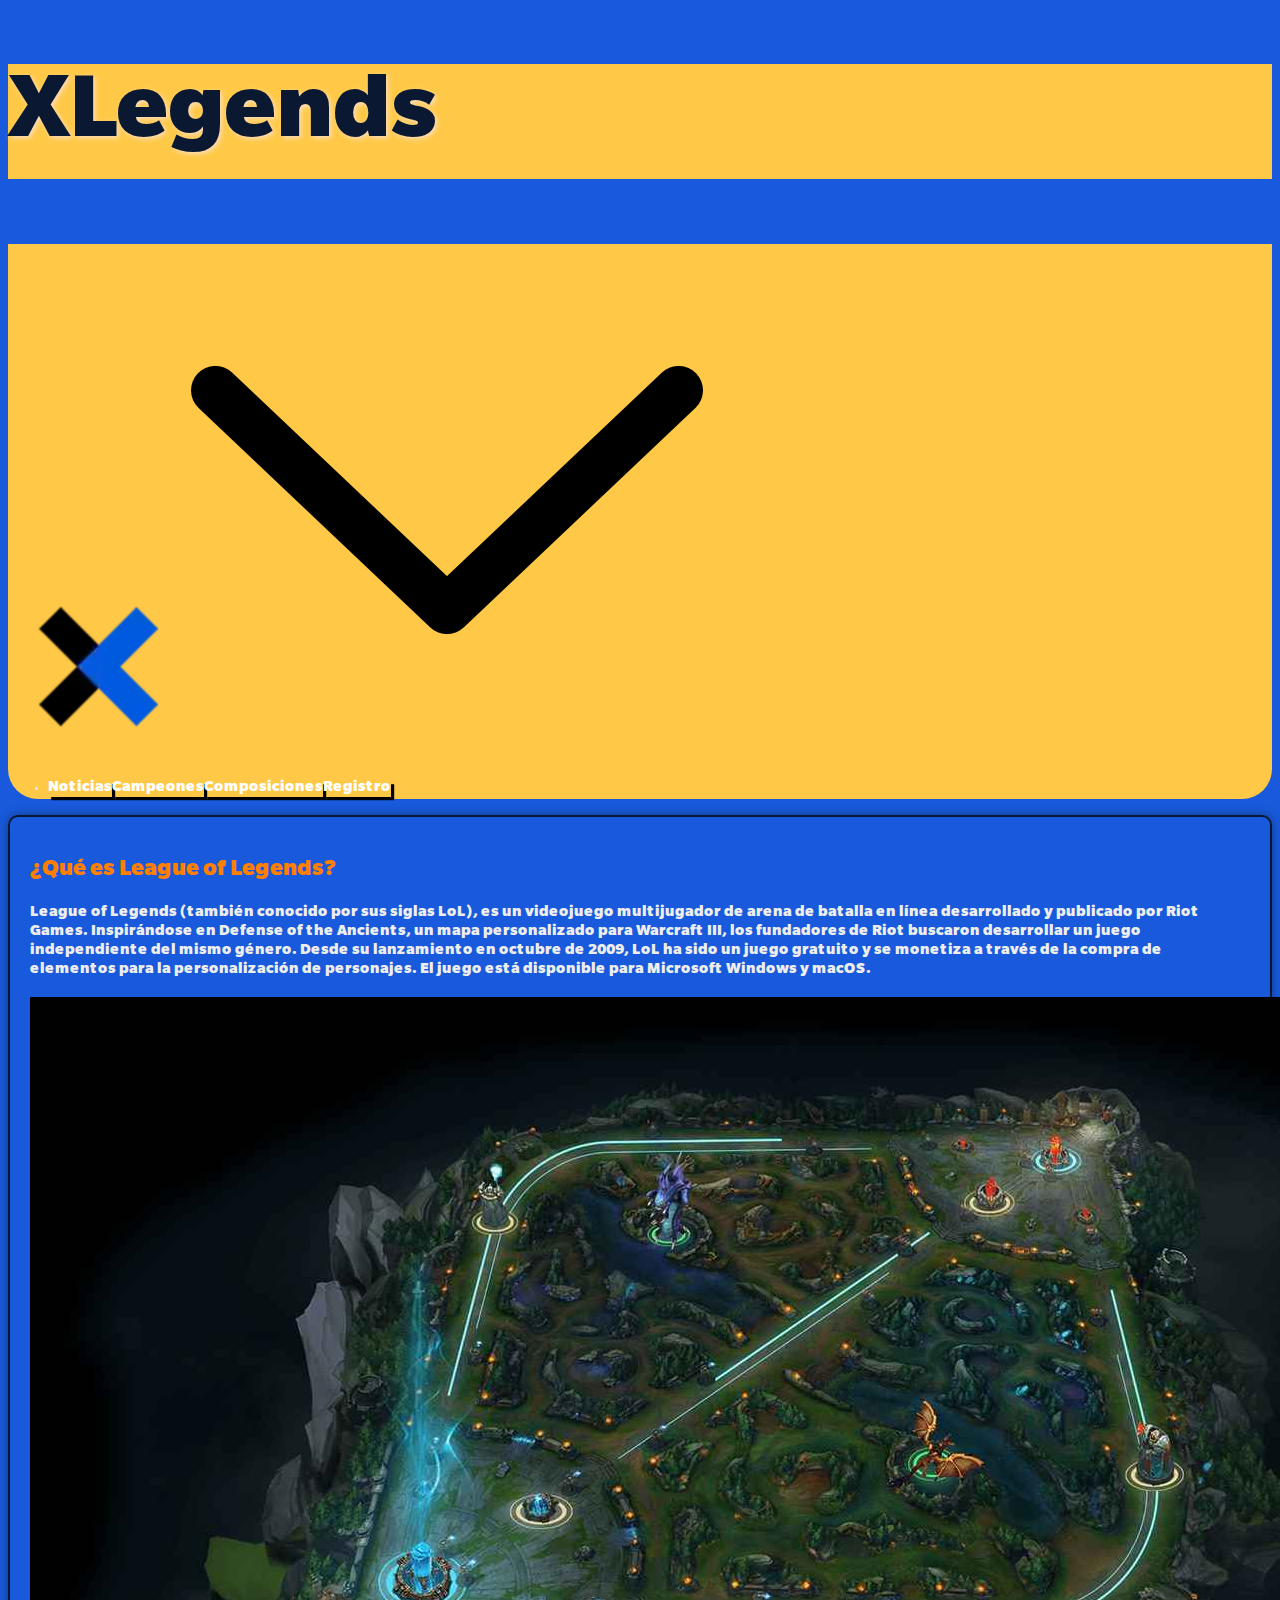
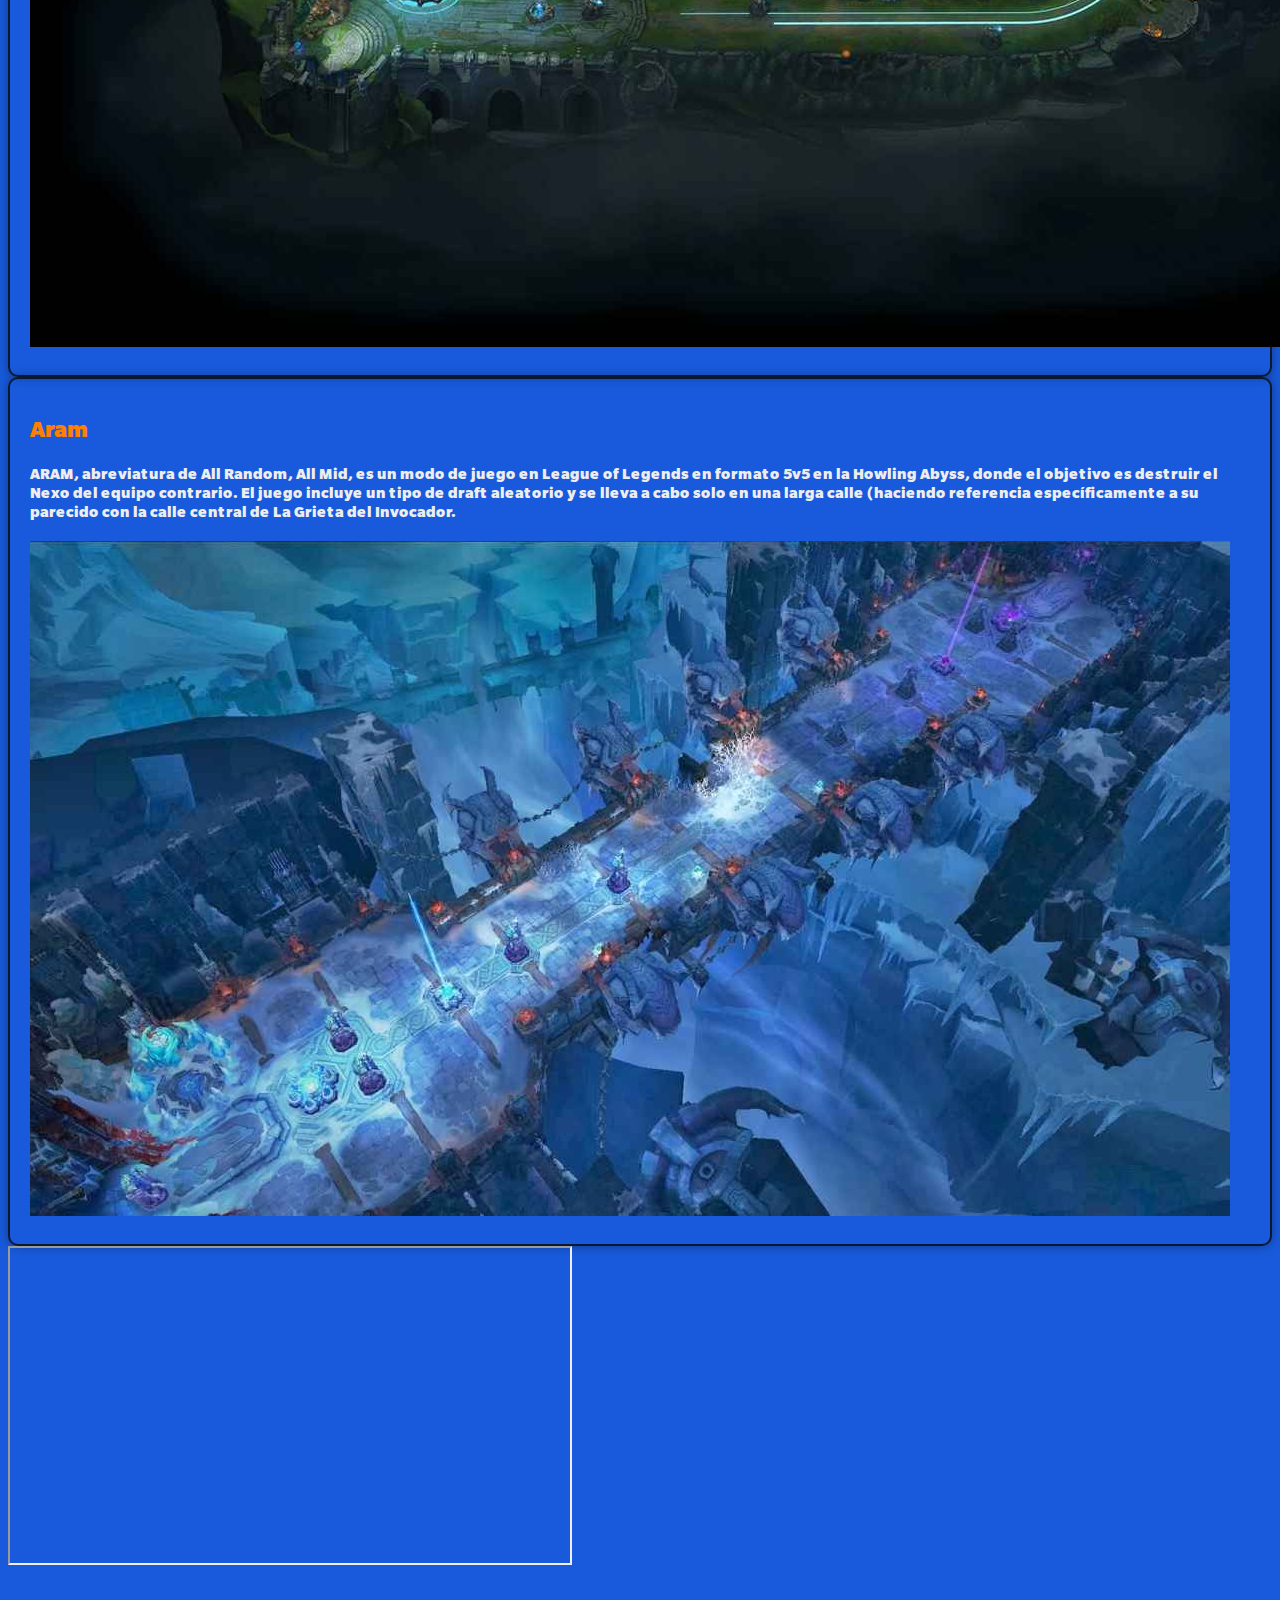
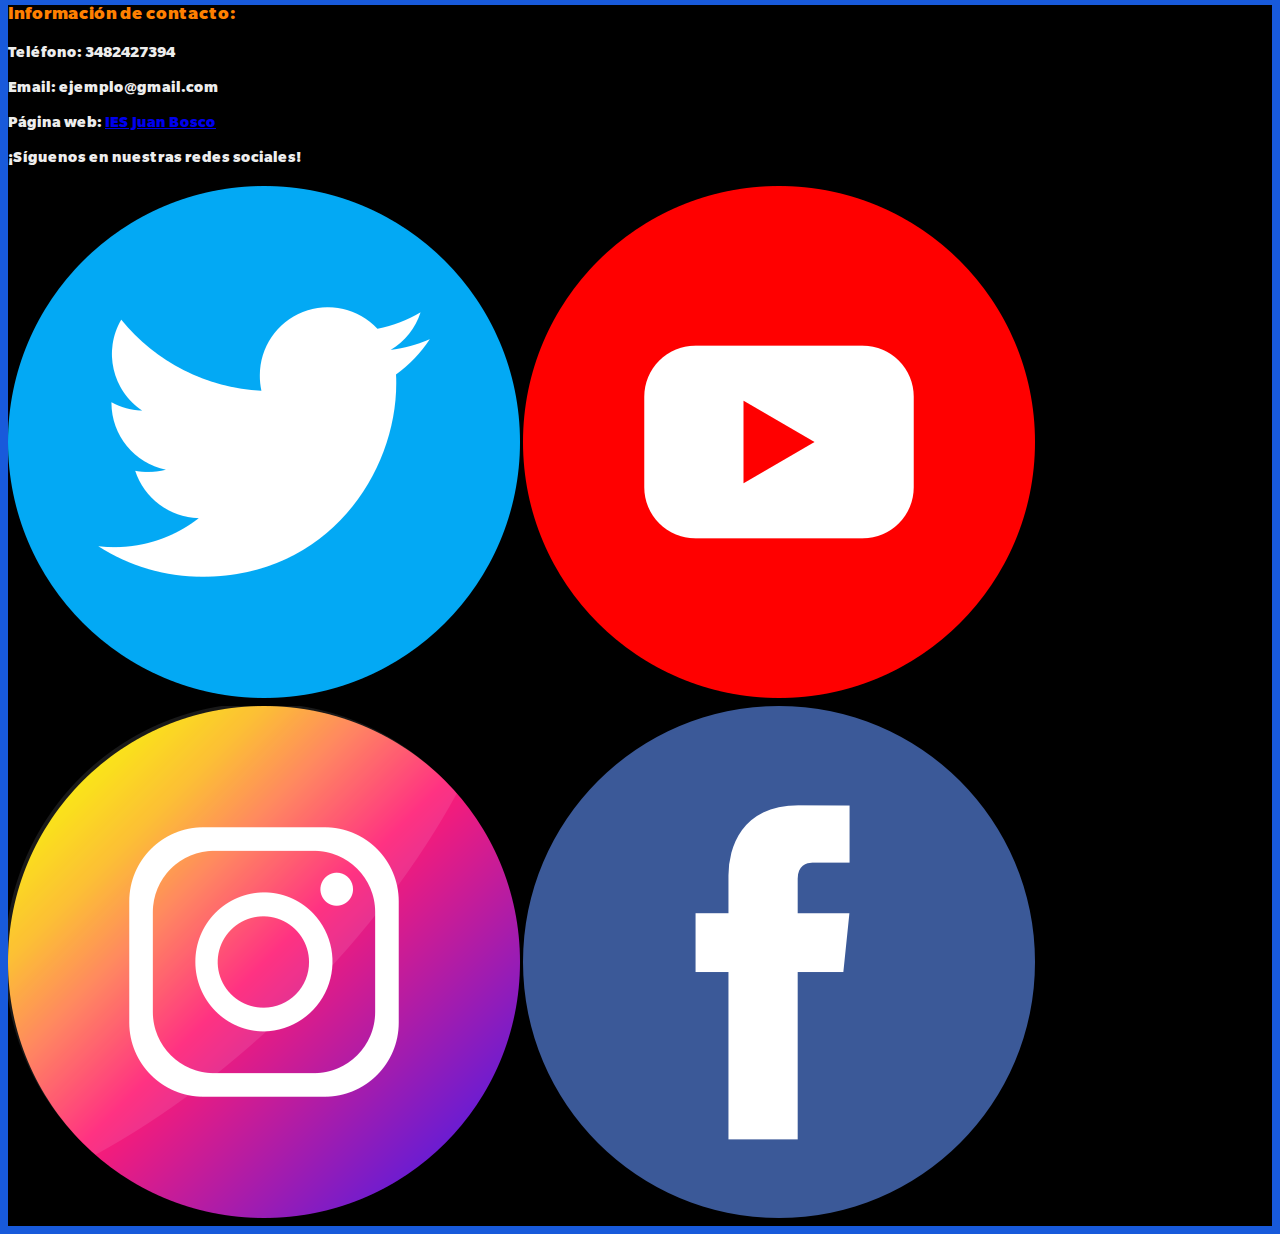
<file: index.html>
<!DOCTYPE html>
<html lang="es">
  <head>
    <meta charset="UTF-8">
    <meta http-equiv="X-UA-Compatible" content="IE=edge">
    <meta name="viewport" content="width=device-width, initial-scale=1.0">
    <meta name="description" content="Página principal en la que se muestra la información del juego">
    <title>XLegends</title>
    <link
      href="https://cdn.jsdelivr.net/npm/bootstrap@5.1.3/dist/css/bootstrap.min.css"
      rel="stylesheet"
      integrity="sha384-1BmE4kWBq78iYhFldvKuhfTAU6auU8tT94WrHftjDbrCEXSU1oBoqyl2QvZ6jIW3"
      crossorigin="anonymous"
    >
    <link rel="icon" type="image/x-icon" href="./images/logoLX.webp">
    <link rel="stylesheet" href="./css/css-general.css">
    <link rel="stylesheet" href="./css/index-css.css">
    
  </head>
  <body>
    <div class="container">
      
      <!-- Header principal (TÍTULO)  -->
      <header class="row gx-0" id="titulo-cabecera">
        <h1 class="nombre-sitio mt-3 text-center">XLegends</h1>
      </header>
      
      <!-- Header con los botones -->
      <div class="sticky-top w-100 ">
        <nav class="row col-lg-12 g-0 w-100 mr-0">
          <div class=" row align-items-center justify-content-center col-12 col-lg-3 mt-4 mt-lg-0">
            <a class="col-3" href="./index.html">
              <img
                loading="lazy"
                class="a mx-auto d-block"
                src="./images/logoLX.webp"
                srcset="./images/logoLX.webp"
                alt="imagen-que-representa-el-logo-de-la-página"
              >
            </a>
            <img class="col-1 row" id="flecha-giratoria" onclick="toggleAndRotate()" src="./images/flecha-hacia-abajo.png" alt="flecha-hacia-abajo">
          </div>
          
          <ul id="elementos" class="col-12 col-lg-9 gx-0 p-5 gap-4 align-content-center nav row">
            <li class="nav-item d-block col-12 col-lg-2">
                <a class="btn btn-dark w-100" href="./html/noticias.html">Noticias</a>
            </li>
            <li class="nav-item d-block col-12 col-lg-3">
                <a class="btn btn-dark w-100" href="./html/campeones.html">Campeones</a>
            </li>
            <li
              class="nav-item d-block col-12 col-lg-3"
            >
            <a class="btn btn-dark w-100" href="./html/composiciones.html">Composiciones</a>            
            </li>
            <li class="nav-item d-block col-12 col-lg-2">
              <a class="btn btn-dark w-100" href="./html/registro.html">Registro</a>
            </li>
            
          </ul>
        </nav>
        
      </div>

      <!--Contenido-->
      <main class="contenido">
        <article class="mt-4 g-0 row">
          <h2 class="text-center">¿Qué es League of Legends?</h2>
          <p>League of Legends (también conocido por sus siglas LoL), es un videojuego multijugador de arena de batalla en línea desarrollado y publicado por Riot Games. Inspirándose en Defense of the Ancients, un mapa personalizado para Warcraft III, los fundadores de Riot buscaron desarrollar un juego independiente del mismo género. Desde su lanzamiento en octubre de 2009, LoL ha sido un juego gratuito y se monetiza a través de la compra de elementos para la personalización de personajes. El juego está disponible para Microsoft Windows y macOS.</p>
          
          <img loading="lazy" src="./images/mapa-de-league-of-legends.webp" alt="mapa de league of legends">
        </article>
        <article class="mt-4 g-0 row">
          <h2 class="text-center">Aram</h2>
          <p>ARAM, abreviatura de All Random, All Mid, es un modo de juego en League of Legends en formato 5v5 en la Howling Abyss, donde el objetivo es destruir el Nexo del equipo contrario. El juego incluye un tipo de draft aleatorio y se lleva a cabo solo en una larga calle (haciendo referencia específicamente a su parecido con la calle central de La Grieta del Invocador.</p>
          
          <img loading="lazy" src="./images/mapa-aram.webp" alt="mapa de league of legends">
        </article>
        
        <!--Video de Youtube-->
        <div class="d-flex justify-content-center">
          <iframe class="mt-5"
          width="560" 
          height="315" 
          src="https://www.youtube.com/embed/aR-KAldshAE?autoplay=1" 
          title="YouTube video player" 
          allow="accelerometer; autoplay; clipboard-write; encrypted-media; gyroscope; picture-in-picture; web-share" 
          allowfullscreen></iframe>
        </div>

      </main>
    </div>

    <!--FOOTER-->
    <footer class="footer">
      <div class="container">
        <div class="row">
          <aside class="col-12 col-md-6">
            <h3>Información de contacto:</h3>
            <p>Teléfono: 3482427394</p>
            <p>Email: ejemplo@gmail.com</p>
            <p>Página web: <a class="text-decoration-none" href="https://iesjuanbosco.es">IES Juan Bosco</a></p>
          </aside>
          <aside class="col-12 col-md-6">
            <p>¡Síguenos en nuestras redes sociales!</p>
            <!--ICONOS-->
            <div class="row redes-sociales justify-content-center">
              <div class="row col-6 col-md-12 col-lg-6">
                <img class="img-fluid d-block col-6 col-md-4 col-lg-6" src="./images/iconos-redes-sociales/twitter.webp" alt="twitter">
                <img class="img-fluid d-block col-6 col-md-4 col-lg-6" src="./images/iconos-redes-sociales/youtube.webp" alt="youtube">
              </div>
              <div class="row col-6 col-md-12 col-lg-6">
                <img class="img-fluid d-block col-6 col-md-4 col-lg-6" src="./images/iconos-redes-sociales/instagram.webp" alt="instagram">
                <img class="img-fluid d-block col-6 col-md-4 col-lg-6" src="./images/iconos-redes-sociales/facebook.webp" alt="facebook">
              </div>
            </div>
          </aside>
        </div>
      </div>
    </footer>
    
    <script src="./js/general.js"></script>
  </body>
</html>
</file>
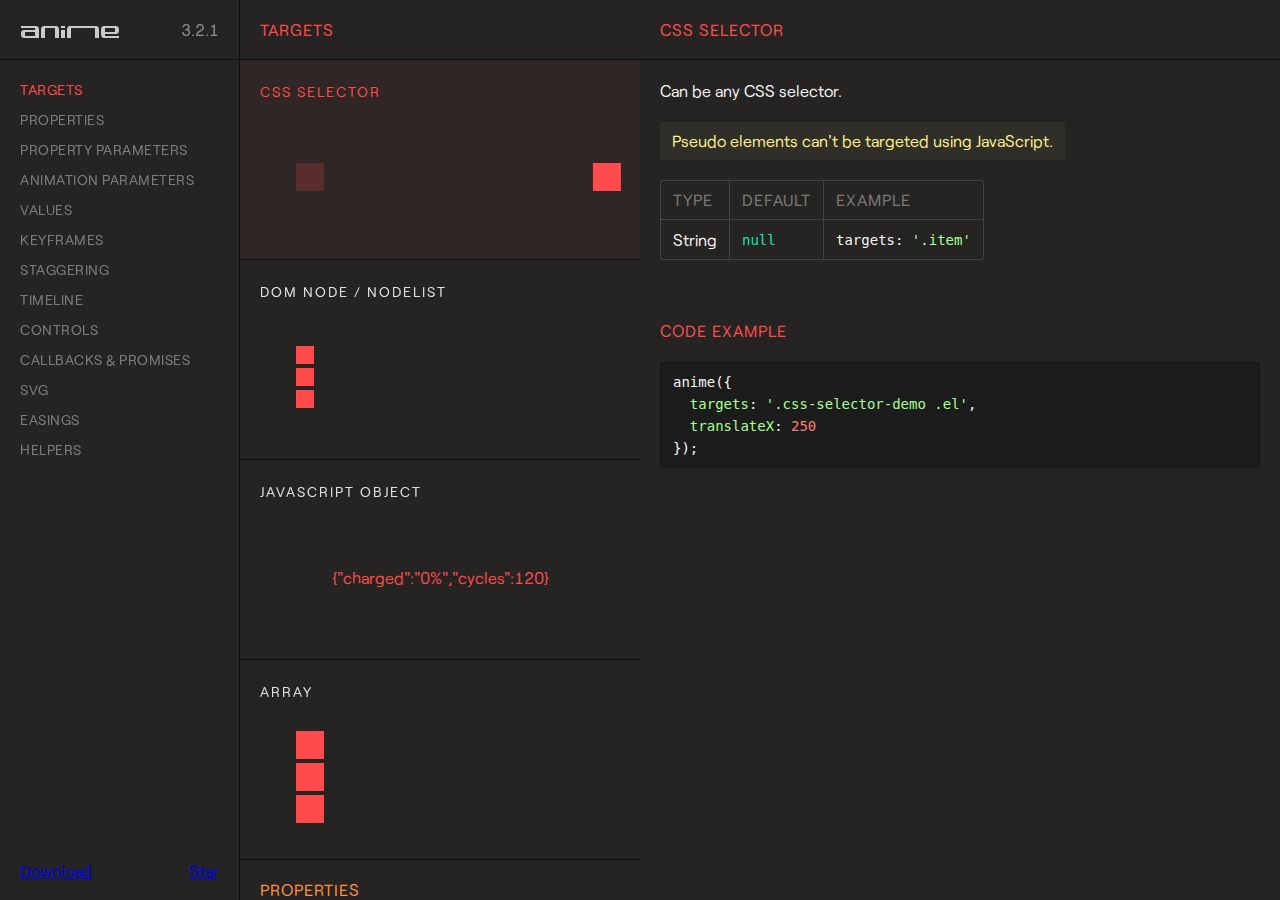
<file: anime-master/documentation/index.html>
<!DOCTYPE html>
<html>
<head>
  <title>Documentation | anime.js</title>
  <meta charset="utf-8">
  <meta name="viewport" content="width=device-width, initial-scale=1, maximum-scale=1">

  <meta property="og:title" content="anime.js">
  <meta property="og:url" content="https://animejs.com">
  <meta property="og:description" content="Javascript animation engine">
  <meta property="og:image" content="https://animejs.com/documentation/assets/img/social-media-image.png">

  <meta name="twitter:card" content="summary_large_image">
  <meta name="twitter:site" content="@juliangarnier">
  <meta name="twitter:creator" content="@juliangarnier">
  <meta name="twitter:title" content="anime.js">
  <meta name="twitter:description" content="Javascript animation engine">
  <meta name="twitter:image" content="https://animejs.com/documentation/assets/img/social-media-image.png">

  <link rel="apple-touch-icon-precomposed" href="assets/img/apple-touch-icon.png">
  <link rel="icon" type="image/png" href="assets/img/favicon.png" >

  <link href="//cloud.typenetwork.com/projects/2160/fontface.css/" rel="stylesheet" type="text/css">

  <link href="assets/css/animejs.css" rel="stylesheet">
  <link href="assets/css/anime-theme.css" rel="stylesheet">
  <link href="assets/css/documentation.css" rel="stylesheet">

  <script src="../lib/anime.min.js"></script>
</head>
<body>
  <div class="content">
    <header class="header">
    <a class="logo" href="https://github.com/juliangarnier/anime/">
      <img class="anime-mini-logo" src="assets/img/anime-mini-logo.svg" />
      <span class="version-number"></span>
    </a>
    </header>
    <section class="pane sidebar">
      <nav class="navigation"></nav>
      <div class="sidebar-info">
        <a class="github-button" href="https://github.com/juliangarnier/anime/archive/master.zip" data-color-scheme="no-preference: dark; light: dark; dark: dark;" data-icon="octicon-cloud-download" aria-label="Download juliangarnier/anime on GitHub">Download</a>
        <a class="github-button" href="https://github.com/juliangarnier/anime" data-color-scheme="no-preference: dark; light: dark; dark: dark;" data-show-count="true" aria-label="Star juliangarnier/anime on GitHub">Star</a>
      </div>
    </section>
    <section class="pane demos">

<!-- TARGETS -->
<article id="targets" class="color-targets">
  <header>
    <h2 class="demos-title">Targets</h2>
  </header>

<div id="cssSelector" class="demo">
  <h3 class="demo-title">CSS Selector</h3>
  <div class="demo-description">
    <p>Can be any CSS selector.</p>
    <p class="bubble warning">Pseudo elements can't be targeted using JavaScript.</p>
    <table>
      <thead>
        <td>Type</td>
        <td>Default</td>
        <td>Example</td>
      </thead>
      <tr>
        <td>String</td>
        <td><code>null</code></td>
        <td><code>targets: '.item'</code></td>
      </tr>
    </table>
  </div>
  <div class="demo-content css-selector-demo">
    <div class="line">
      <div class="square shadow"></div>
      <div class="square el"></div>
    </div>
  </div>
  <script>var cssSelector = function() {
/*DEMO*/
anime({
  targets: '.css-selector-demo .el',
  translateX: 250
});
/*DEMO*/
}
  </script>

</div>

<div id="domNode" class="demo">
  <h3 class="demo-title">DOM Node / NodeList</h3>
  <div class="demo-description">
    <p>
      Can be any DOM Node or NodeList.
    </p>
    <table>
      <thead>
        <td>Type</td>
        <td>Default</td>
        <td>Example</td>
      </thead>
      <tr>
        <td>DOM Node</td>
        <td><code>null</code></td>
        <td><code>targets: el.querySelector('.item')</code></td>
      </tr>
      <tr>
        <td>NodeList</td>
        <td><code>null</code></td>
        <td><code>targets: el.querySelectorAll('.item')</code></td>
      </tr>
    </table>
  </div>
  <div class="demo-content dom-node-demo">
    <div class="line">
      <div class="small square shadow"></div>
      <div class="small square el"></div>
    </div>
    <div class="line">
      <div class="small square shadow"></div>
      <div class="small square el"></div>
    </div>
    <div class="line">
      <div class="small square shadow"></div>
      <div class="small square el"></div>
    </div>
  </div>
  <script>var domNode = function() {
/*DEMO*/
var elements = document.querySelectorAll('.dom-node-demo .el');

anime({
  targets: elements,
  translateX: 270
});
/*DEMO*/
}
  </script>
</div>

<div id="JSobject" class="demo">
  <h3 class="demo-title">JavaScript Object</h3>
  <div class="demo-description">
    <p>
      A JavaScript Object with at least one property containing a numerical value.
    </p>
    <table>
      <thead>
        <td>Type</td>
        <td>Default</td>
        <td>Example</td>
      </thead>
      <tr>
        <td>Object</td>
        <td><code>null</code></td>
        <td><code>targets: myObjectProp</code></td>
      </tr>
    </table>
  </div>
  <div class="demo-content">
    <pre class="battery-log">{"charged":"0%","cycles":120}</pre>
  </div>
  <script>var JSobject = function() {
/*DEMO*/
var logEl = document.querySelector('.battery-log');

var battery = {
  charged: '0%',
  cycles: 120
}

anime({
  targets: battery,
  charged: '100%',
  cycles: 130,
  round: 1,
  easing: 'linear',
  update: function() {
    logEl.innerHTML = JSON.stringify(battery);
  }
});
/*DEMO*/
}
  </script>
<script>
</script>
</div>

<div id="array" class="demo">
  <h3 class="demo-title">Array</h3>
  <div class="demo-description">
    <p>
      An array containing multiple targets.
    </p>
    <p class="bubble info">
      Accepts mixed types. E.g. <code>['.el', domNode, jsObject]</code>
    </p>
    <table>
      <thead>
        <td>Type</td>
        <td>Default</td>
        <td>Example</td>
      </thead>
      <tr>
        <td>Array</td>
        <td><code>null</code></td>
        <td><code>targets: ['.item', el.getElementById('#thing')]</code></td>
      </tr>
    </table>
  </div>
  <div class="demo-content mixed-array-demo">
    <div class="line">
      <div class="square shadow"></div>
      <div class="square el el-01"></div>
    </div>
    <div class="line">
      <div class="square shadow"></div>
      <div class="square el el-02"></div>
    </div>
    <div class="line">
      <div class="square shadow"></div>
      <div class="square el el-03"></div>
    </div>
  </div>
  <script>var array = function() {
/*DEMO*/
var el = document.querySelector('.mixed-array-demo .el-01');

anime({
  targets: [el, '.mixed-array-demo .el-02', '.mixed-array-demo .el-03'],
  translateX: 250
});
/*DEMO*/
}
  </script>

</div>

</article>
<!-- -->

<!-- ANIMATABLE PROPERTIES -->
<article id="properties" class="color-properties">
<header>
  <h2 class="demos-title">Properties</h2>
</header>

<div id="cssProperties" class="demo">
  <h3 class="demo-title">CSS Properties</h3>
  <div class="demo-description">
    <p>
      Any CSS properties can be animated.
    </p>
    <p class="bubble warning">
      Most CSS properties will cause layout changes or repaint, and will result in choppy animation.
      Prioritize opacity and CSS transforms as much as possible.
    </p>
    <p>More details about accepted values in the <a class="color-values" href="#unitlessValue">values</a> section.</p>
    <table>
      <thead>
        <td>Example</td>
        <td>value</td>
      </thead>
      <tr>
        <td><code>opacity</code></td>
        <td><code>.5</code></td>
      </tr>
      <tr>
        <td><code>left</code></td>
        <td><code>'100px'</code></td>
      </tr>
    </table>
  </div>
  <div class="demo-content css-prop-demo">
    <div class="large square shadow"></div>
    <div class="large square el"></div>
  </div>
  <script>var cssProperties = function() {
/*DEMO*/
anime({
  targets: '.css-prop-demo .el',
  left: '240px',
  backgroundColor: '#FFF',
  borderRadius: ['0%', '50%'],
  easing: 'easeInOutQuad'
});
/*DEMO*/
}
  </script>
</div>

<div id="CSStransforms" class="demo">
  <h3 class="demo-title">CSS Transforms</h3>
  <div class="demo-description">
    <p>
      Animate CSS transforms properties individually.
    </p>
    <p class="bubble info">
      It's possible to specify different timing for each transforms properties, more details in the <a class="color-prop-params" href="#specificPropParameters">specific property parameters</a> section.
    </p>
    <p>More details about accepted values in the <a class="color-values" href="#unitlessValue">values</a> section.</p>
    <table>
      <thead>
        <td>Valid properties</td>
        <td>Default unit</td>
      </thead>
      <tr><td><code>'translateX'</code></td><td><code>'px'</code></td></tr>
      <tr><td><code>'translateY'</code></td><td><code>'px'</code></td></tr>
      <tr><td><code>'translateZ'</code></td><td><code>'px'</code></td></tr>
      <tr><td><code>'rotate'</code></td><td><code>'deg'</code></td></tr>
      <tr><td><code>'rotateX'</code></td><td><code>'deg'</code></td></tr>
      <tr><td><code>'rotateY'</code></td><td><code>'deg'</code></td></tr>
      <tr><td><code>'rotateZ'</code></td><td><code>'deg'</code></td></tr>
      <tr><td><code>'scale'</code></td><td><code>—</code></td></tr>
      <tr><td><code>'scaleX'</code></td><td><code>—</code></td></tr>
      <tr><td><code>'scaleY'</code></td><td><code>—</code></td></tr>
      <tr><td><code>'scaleZ'</code></td><td><code>—</code></td></tr>
      <tr><td><code>'skew'</code></td><td><code>'deg'</code></td></tr>
      <tr><td><code>'skewX'</code></td><td><code>'deg'</code></td></tr>
      <tr><td><code>'skewY'</code></td><td><code>'deg'</code></td></tr>
      <tr><td><code>'perspective'</code></td><td><code>'px'</code></td></tr>
    </table>
  </div>
  <div class="demo-content css-transforms-demo">
    <div class="square shadow"></div>
    <div class="square el"></div>
  </div>
  <script>var CSStransforms = function() {
/*DEMO*/
anime({
  targets: '.css-transforms-demo .el',
  translateX: 250,
  scale: 2,
  rotate: '1turn'
});
/*DEMO*/
}
  </script>
</div>

<div id="JSobjProp" class="demo">
  <h3 class="demo-title">Object properties</h3>
  <div class="demo-description">
    <p>
      Any Object property containing a numerical value can be animated.<br>
      More details about accepted values in the <a class="color-values" href="#unitlessValue">values</a> section.
    </p>
    <table>
      <thead>
        <td>Example</td>
        <td>value</td>
      </thead>
      <tr>
        <td><code>prop1</code></td>
        <td><code>50</code></td>
      </tr>
      <tr>
        <td><code>'prop2'</code></td>
        <td><code>'100%'</code></td>
      </tr>
    </table>
  </div>
  <div class="demo-content">
    <pre class="js-object-log">{"prop1":0,"prop2":"0%"}</pre>
  </div>
  <script>var JSobjProp = function() {
/*DEMO*/
var objPropLogEl = document.querySelector('.js-object-log');

var myObject = {
  prop1: 0,
  prop2: '0%'
}

anime({
  targets: myObject,
  prop1: 50,
  prop2: '100%',
  easing: 'linear',
  round: 1,
  update: function() {
    objPropLogEl.innerHTML = JSON.stringify(myObject);
  }
});
/*DEMO*/
}
  </script>
</div>

<div id="domAttr" class="demo">
  <h3 class="demo-title">DOM Attributes</h3>
  <div class="demo-description">
    <p>
      Any DOM Attributes containing a numerical value can be animated.<br>
      More details about accepted values in the <a class="color-values" href="#unitlessValue">values</a> section.
    </p>
    <table>
      <thead>
        <td>Example</td>
        <td>value</td>
      </thead>
      <tr>
        <td><code>value</code></td>
        <td><code>1000</code></td>
      </tr>
      <tr>
        <td><code>volume</code></td>
        <td><code>0</code></td>
      </tr>
      <tr>
        <td><code>data-custom</code></td>
        <td><code>'3 dogs'</code></td>
      </tr>
    </table>
  </div>
  <div class="demo-content dom-attribute-demo">
    <input class="el text-output" value="0"></input>
  </div>
  <script>var domAttr = function() {
/*DEMO*/
anime({
  targets: '.dom-attribute-demo input',
  value: [0, 1000],
  round: 1,
  easing: 'easeInOutExpo'
});
/*DEMO*/
}
  </script>
</div>

<div id="svgAttr" class="demo">
  <h3 class="demo-title">SVG Attributes</h3>
  <div class="demo-description">
    <p>
      Like any other <a class="color-properties" href="#domAttr">DOM attributes</a>, all SVG attributes containing at least one numerical value can be animated.<br>
      More details about accepted values in the <a class="color-values" href="#unitlessValue">values</a> section and SVG animation in the <a class="color-svg" href="#motionPath">SVG</a> section.
    </p>
    <table>
      <thead>
        <td>Example</td>
        <td>value</td>
      </thead>
      <tr>
        <td><code>points</code></td>
        <td><code>'64 68.64 8.574 100 63.446 67.68 64 4 64.554 67.68 119.426 100'</code></td>
      </tr>
      <tr>
        <td><code>scale</code></td>
        <td><code>1</code></td>
      </tr>
      <tr>
        <td><code>baseFrequency</code></td>
        <td><code>0</code></td>
      </tr>
    </table>
  </div>
  <div class="demo-content align-center svg-attributes-demo">
<svg width="128" height="128" viewBox="0 0 128 128">
  <filter id="displacementFilter">
    <feTurbulence type="turbulence" baseFrequency=".05" numOctaves="2" result="turbulence"/>
    <feDisplacementMap in2="turbulence" in="SourceGraphic" scale="15" xChannelSelector="R" yChannelSelector="G"/>
  </filter>
  <polygon points="64 68.64 8.574 100 63.446 67.68 64 4 64.554 67.68 119.426 100" style="filter: url(#displacementFilter)" fill="currentColor"/>
</svg>
  </div>
  <script>var svgAttr = function() {
  // Needed to reset demo
  var polyEl = document.querySelector('.svg-attributes-demo polygon');
  var feTurbulenceEl = document.querySelector('feTurbulence');
  var feDisplacementMap = document.querySelector('feDisplacementMap');
  polyEl.setAttribute('points', '64 68.64 8.574 100 63.446 67.68 64 4 64.554 67.68 119.426 100');
  feTurbulenceEl.setAttribute('baseFrequency', '.05');
  feDisplacementMap.setAttribute('scale', '15');
/*DEMO*/
anime({
  targets: ['.svg-attributes-demo polygon', 'feTurbulence', 'feDisplacementMap'],
  points: '64 128 8.574 96 8.574 32 64 0 119.426 32 119.426 96',
  baseFrequency: 0,
  scale: 1,
  loop: true,
  direction: 'alternate',
  easing: 'easeInOutExpo'
});
/*DEMO*/
}
  </script>

</div>

</article>
<!-- -->

<!-- PROPERTY PARAMETERS -->
<article id="propertyParameters" class="color-prop-params">
  <header>
    <h2 class="demos-title">Property parameters</h2>
  </header>

<div id="duration" class="demo">
  <h3 class="demo-title">Duration</h3>
  <div class="demo-description">
    <p>
      Defines the duration in milliseconds of the animation.
    </p>
    <table>
      <thead>
        <td>Type</td>
        <td>Default</td>
        <td>Example</td>
      </thead>
      <tr>
        <td>Number</td>
        <td><code>1000</code></td>
        <td><code>3000</code></td>
      </tr>
      <tr>
        <td>anime.stagger</td>
        <td>See <a class="color-staggering" href="#staggeringBasics">staggering</a> section</td>
        <td><code>anime.stagger(150)</code></td>
      </tr>
      <tr>
        <td>Function</td>
        <td>See <a class="color-prop-params" href="#functionBasedParameters">function based parameters</a> section</td>
        <td><code>(el, i) => i * 150</code></td>
      </tr>
    </table>
  </div>
  <div class="demo-content duration-demo">
    <div class="label">3000 ms</div>
    <div class="square shadow"></div>
    <div class="square el"></div>
  </div>
  <script>var duration = function() {
/*DEMO*/
anime({
  targets: '.duration-demo .el',
  translateX: 250,
  duration: 3000
});
/*DEMO*/
}
  </script>
</div>

<div id="delay" class="demo">
  <h3 class="demo-title">Delay</h3>
  <div class="demo-description">
    <p>
      Defines the delay in milliseconds of the animation.
    </p>
    <table>
      <thead>
        <td>Type</td>
        <td>Default</td>
        <td>Example</td>
      </thead>
      <tr>
        <td>Number</td>
        <td><code>0</code></td>
        <td><code>1000</code></td>
      </tr>
      <tr>
        <td>anime.stagger</td>
        <td>See <a class="color-staggering" href="#staggeringBasics">staggering</a> section</td>
        <td><code>anime.stagger(150)</code></td>
      </tr>
      <tr>
        <td>Function</td>
        <td>See <a class="color-prop-params" href="#functionBasedParameters">function based parameters</a> section</td>
        <td><code>(el, i) => i * 150</code></td>
      </tr>
    </table>
  </div>
  <div class="demo-content delay-demo">
    <div class="label">1000 ms</div>
    <div class="square shadow"></div>
    <div class="square el"></div>
  </div>
  <script>var delay = function() {
/*DEMO*/
anime({
  targets: '.delay-demo .el',
  translateX: 250,
  delay: 1000
});
/*DEMO*/
}
  </script>
</div>

<div id="endDelay" class="demo">
  <h3 class="demo-title">end delay</h3>
  <div class="demo-description">
    <p>
      Adds some extra time in milliseconds at the end of the animation.
    </p>
    <table>
      <thead>
        <td>Type</td>
        <td>Default</td>
        <td>Example</td>
      </thead>
      <tr>
        <td>Number</td>
        <td><code>0</code></td>
        <td><code>1000</code></td>
      </tr>
      <tr>
        <td>anime.stagger</td>
        <td>See <a class="color-staggering" href="#staggeringBasics">staggering</a> section</td>
        <td><code>anime.stagger(150)</code></td>
      </tr>
      <tr>
        <td>Function</td>
        <td>See <a class="color-prop-params" href="#functionBasedParameters">function based parameters</a> section</td>
        <td><code>(el, i) => i * 150</code></td>
      </tr>
    </table>
  </div>
  <div class="demo-content end-delay-demo">
    <div class="label">1000 ms</div>
    <div class="square shadow"></div>
    <div class="square el"></div>
  </div>
  <script>var endDelay = function() {
/*DEMO*/
anime({
  targets: '.end-delay-demo .el',
  translateX: 250,
  endDelay: 1000,
  direction: 'alternate'
});
/*DEMO*/
}
  </script>

</div>

<div id="easing" class="demo">
  <h3 class="demo-title">Easing</h3>
  <div class="demo-description">
    <p>
      Defines the timing function of the animation.
    </p>
    <p class="bubble info">
      Check out the <a class="color-easings" href="#linearEasing">easings</a> section for a complete list of available easing and parameters.
    </p>
    <table>
      <thead>
        <td>Type</td>
        <td>Default</td>
        <td>Example</td>
      </thead>
      <tr>
        <td>String</td>
        <td><code>'easeOutElastic(1, .5)'</code></td>
        <td><code>easing: 'easeInOutQuad'</code></td>
      </tr>
    </table>
  </div>
  <div class="demo-content easing-demo">
    <div class="label">easeInOutExpo</div>
    <div class="square shadow"></div>
    <div class="square el"></div>
  </div>
  <script>var easing = function() {
/*DEMO*/
anime({
  targets: '.easing-demo .el',
  translateX: 250,
  easing: 'easeInOutExpo'
});
/*DEMO*/
}
  </script>

</div>

<div id="round" class="demo">
  <h3 class="demo-title">Round</h3>
  <div class="demo-description">
    <p>
      Rounds up the value to x decimals.
    </p>
    <table>
      <thead>
        <td>Type</td>
        <td>Default</td>
        <td>Example</td>
      </thead>
      <tr>
        <td>Number</td>
        <td><code>0</code></td>
        <td><code>round: 10</code></td>
      </tr>
    </table>
  </div>
  <div class="demo-content">
    <pre class="round-log">0</pre>
  </div>
  <script>var round = function() {
/*DEMO*/
var roundLogEl = document.querySelector('.round-log');

anime({
  targets: roundLogEl,
  innerHTML: [0, 10000],
  easing: 'linear',
  round: 10 // Will round the animated value to 1 decimal
});
/*DEMO*/
}
  </script>
</div>

<div id="specificPropParameters" class="demo">
  <h3 class="demo-title">Specific property parameters</h3>
  <div class="demo-description">
    <p>
      Defines specific parameters to each property of the animation using an Object as value.<br>
      Other properties that aren't specified in the Object are inheritted from the main animation.
    </p>
    <table>
      <thead>
        <td>Type</td>
        <td>Example</td>
      </thead>
      <tr>
        <td>Object</td>
<td><code>rotate: {
  value: 360,
  duration: 1800,
  easing: 'easeInOutSine'
}</code></td>
      </tr>
    </table>
  </div>
  <div class="demo-content specific-prop-params-demo">
    <div class="square shadow"></div>
    <div class="square el"></div>
  </div>
  <script>var specificPropParameters = function() {
/*DEMO*/
anime({
  targets: '.specific-prop-params-demo .el',
  translateX: {
    value: 250,
    duration: 800
  },
  rotate: {
    value: 360,
    duration: 1800,
    easing: 'easeInOutSine'
  },
  scale: {
    value: 2,
    duration: 1600,
    delay: 800,
    easing: 'easeInOutQuart'
  },
  delay: 250 // All properties except 'scale' inherit 250ms delay
});
/*DEMO*/
}
  </script>

</div>

<div id="functionBasedParameters" class="demo">
  <h3 class="demo-title">Function based parameters</h3>
  <div class="demo-description">
    <p>
      Get different values for every target and property of the animation.
    </p>
    <p>
      The function accepts 3 arguments:
    </p>
    <table>
      <thead>
        <td>Arguments</td>
        <td>Infos</td>
      </thead>
      <tr>
        <td><code>target</code></td>
        <td>The curent animated targeted element</td>
      </tr>
      <tr>
        <td><code>index</code></td>
        <td>The index of the animated targeted element</td>
      </tr>
      <tr>
        <td><code>targetsLength</code></td>
        <td>The total number of animated targets</td>
      </tr>
    </table>
    <p class="bubble info">
      See <a class="color-staggering" href="#staggeringBasics">staggering</a> section for easier values manipulation.
    </p>
  </div>
  <div class="demo-content function-based-params-demo">
    <div class="line">
      <div class="small label">delay = 0 * 100</div>
      <div class="small square shadow"></div>
      <div class="small square el"></div>
    </div>
    <div class="line">
      <div class="small label">delay = 1 * 100</div>
      <div class="small square shadow"></div>
      <div class="small square el"></div>
    </div>
    <div class="line">
      <div class="small label">delay = 2 * 100</div>
      <div class="small square shadow"></div>
      <div class="small square el"></div>
    </div>
  </div>
  <script>var functionBasedParameters = function() {
/*DEMO*/
anime({
  targets: '.function-based-params-demo .el',
  translateX: 270,
  direction: 'alternate',
  loop: true,
  delay: function(el, i, l) {
    return i * 100;
  },
  endDelay: function(el, i, l) {
    return (l - i) * 100;
  }
});
/*DEMO*/
}
  </script>

</div>

</article>
<!-- -->

<!-- ANIMATION PARAMETERS -->
<article id="animationParameters" class="color-anim-params">
  <header>
    <h2 class="demos-title">Animation parameters</h2>
  </header>

<div id="direction" class="demo">
  <h3 class="demo-title">Direction</h3>
  <div class="demo-description">
    <p>
      Defines the direction of the animation.
    </p>
    <table>
      <thead>
        <td>Accepts</td>
        <td>Infos</td>
      </thead>
      <tr>
        <td><code>'normal'</code></td>
        <td>Animation progress goes from 0 to 100%</td>
      </tr>
      <tr>
        <td><code>'reverse'</code></td>
        <td>Animation progress goes from 100% to 0%</td>
      </tr>
      <tr>
        <td><code>'alternate'</code></td>
        <td>Animation progress goes from 0% to 100% then goes back to 0%</td>
      </tr>
    </table>
  </div>
  <div class="demo-content">
    <div class="line">
      <div class="label">normal</div>
      <div class="square shadow"></div>
      <div class="square el dir-normal"></div>
    </div>
    <div class="line">
      <div class="label">reverse</div>
      <div class="square shadow"></div>
      <div class="square el dir-reverse"></div>
    </div>
    <div class="line">
      <div class="label">alternate</div>
      <div class="square shadow"></div>
      <div class="square el dir-alternate"></div>
    </div>
  </div>
  <script>var direction = function() {
/*DEMO*/
anime({
  targets: '.dir-normal',
  translateX: 250,
  easing: 'easeInOutSine'
});

anime({
  targets: '.dir-reverse',
  translateX: 250,
  direction: 'reverse',
  easing: 'easeInOutSine'
});

anime({
  targets: '.dir-alternate',
  translateX: 250,
  direction: 'alternate',
  easing: 'easeInOutSine'
});
/*DEMO*/
}
  </script>

</div>

<div id="loop" class="demo">
  <h3 class="demo-title">Loop</h3>
  <div class="demo-description">
    <p>
      Defines the number of iterations of your animation.
    </p>
    <table>
      <thead>
        <td>Accepts</td>
        <td>Infos</td>
      </thead>
      <tr>
        <td><code>Number</code></td>
        <td>The number of iterations</td>
      </tr>
      <tr>
        <td><code>true</code></td>
        <td>Loop indefinitely</td>
      </tr>
    </table>
  </div>
  <div class="demo-content">
    <div class="line">
      <div class="small label">normal 3 times</div>
      <div class="small square shadow"></div>
      <div class="small square el loop"></div>
    </div>
    <div class="line">
      <div class="small label">reverse 3 times</div>
      <div class="small square shadow"></div>
      <div class="small square el loop-reverse"></div>
    </div>
    <div class="line">
      <div class="small label">alternate 3 times</div>
      <div class="small square shadow"></div>
      <div class="small square el loop-alternate"></div>
    </div>
    <div class="line">
      <div class="small label">normal inifinite</div>
      <div class="small square shadow"></div>
      <div class="small square el loop-infinity"></div>
    </div>
    <div class="line">
      <div class="small label">inifinite reverse</div>
      <div class="small square shadow"></div>
      <div class="small square el loop-reverse-infinity"></div>
    </div>
    <div class="line">
      <div class="small label">inifinite alternate</div>
      <div class="small square shadow"></div>
      <div class="small square el loop-alternate-infinity"></div>
    </div>
  </div>
  <script>var loop = function() {
/*DEMO*/
anime({
  targets: '.loop',
  translateX: 270,
  loop: 3,
  easing: 'easeInOutSine'
});

anime({
  targets: '.loop-infinity',
  translateX: 270,
  loop: true,
  easing: 'easeInOutSine'
});

anime({
  targets: '.loop-reverse',
  translateX: 270,
  loop: 3,
  direction: 'reverse',
  easing: 'easeInOutSine'
});

anime({
  targets: '.loop-reverse-infinity',
  translateX: 270,
  direction: 'reverse',
  loop: true,
  easing: 'easeInOutSine'
});

anime({
  targets: '.loop-alternate',
  translateX: 270,
  loop: 3,
  direction: 'alternate',
  easing: 'easeInOutSine'
});

anime({
  targets: '.loop-alternate-infinity',
  translateX: 270,
  direction: 'alternate',
  loop: true,
  easing: 'easeInOutSine'
});
/*DEMO*/
}
  </script>
</div>

<div id="autoplay" class="demo">
  <h3 class="demo-title">Autoplay</h3>
  <div class="demo-description">
    <p>
      Defines if the animation should automatically starts or not.
    </p>
    <table>
      <thead>
        <td>Accepts</td>
        <td>Infos</td>
      </thead>
      <tr>
        <td><code>true</code></td>
        <td>Automatically starts the animation</td>
      </tr>
      <tr>
        <td><code>false</code></td>
        <td>Animation is paused by default</td>
      </tr>
    </table>
  </div>
  <div class="demo-content">
    <div class="line">
      <div class="label">autoplay: true</div>
      <div class="square shadow"></div>
      <div class="square el autoplay-true"></div>
    </div>
    <div class="line">
      <div class="label">autoplay: false</div>
      <div class="square shadow"></div>
      <div class="square el autoplay-false"></div>
    </div>
  </div>
  <script>var autoplay = function() {
/*DEMO*/
anime({
  targets: '.autoplay-true',
  translateX: 250,
  autoplay: true,
  easing: 'easeInOutSine'
});

anime({
  targets: '.autoplay-false',
  translateX: 250,
  autoplay: false,
  easing: 'easeInOutSine'
});
/*DEMO*/
}
  </script>
</div>

</article>
<!-- -->

<!-- VALUES -->
<article id="values" class="color-values">
<header>
  <h2 class="demos-title">Values</h2>
</header>

<div id="unitlessValue" class="demo">
  <h3 class="demo-title">Unitless</h3>
  <div class="demo-description">
    <p>
      If the original value has a unit, it will be automatically added to the animated value.
    </p>
    <table>
      <thead>
        <td>Type</td>
        <td>Example</td>
      </thead>
      <tr>
        <td>Number</td>
        <td><code>translateX: 250</code></td>
      </tr>
    </table>
  </div>
  <div class="demo-content unitless-values-demo">
    <div class="circle shadow"></div>
    <div class="circle el"></div>
  </div>
  <script>var unitlessValue = function() {
/*DEMO*/
anime({
  targets: '.unitless-values-demo .el',
  translateX: 250, // -> '250px'
  rotate: 540 // -> '540deg'
});
/*DEMO*/
}
  </script>

</div>

<div id="specificUnitValue" class="demo">
  <h3 class="demo-title">Specific unit</h3>
  <div class="demo-description">
    <p>
      Forces the animation to use a certain unit and will automatically convert the initial target value.
    </p>
    <p class="bubble warning">
      Conversion accuracy can vary depending of the unit used.<br>
      You can also define the initial value of the animation directly using an array, see the <a href="#fromToValues" class="color-values">from to values</a> section.
    </p>
    <table>
      <thead>
        <td>Type</td>
        <td>Example</td>
      </thead>
      <tr>
        <td>String</td>
        <td><code>width: '100%'</code></td>
      </tr>
    </table>
  </div>
  <div class="demo-content specific-unit-values-demo">
    <div class="square shadow"></div>
    <div class="square el"></div>
  </div>
  <script>var specificUnitValue = function() {
/*DEMO*/
anime({
  targets: '.specific-unit-values-demo .el',
  width: '100%', // -> from '28px' to '100%',
  easing: 'easeInOutQuad',
  direction: 'alternate',
  loop: true
});
/*DEMO*/
}
  </script>

</div>

<div id="relativeValues" class="demo">
  <h3 class="demo-title">Relative</h3>
  <div class="demo-description">
    <p>
      Adds, substracts or multiplies the original value.
    </p>
    <table>
      <thead>
        <td>Accepts</td>
        <td>Effect</td>
        <td>Example</td>
      </thead>
      <tr>
        <td><code>'+='</code></td>
        <td>Add</td>
        <td><code>'+=100'</code></td>
      </tr>
      <tr>
        <td><code>'-='</code></td>
        <td>Substract</td>
        <td><code>'-=2turn'</code></td>
      </tr>
      <tr>
        <td><code>'*='</code></td>
        <td>Multiply</td>
        <td><code>'*=10'</code></td>
      </tr>
    </table>
  </div>
  <div class="demo-content">
    <div class="circle shadow"></div>
    <div class="circle el relative-values"></div>
  </div>
  <script>var relativeValues = function() {
/*DEMO*/
var relativeEl = document.querySelector('.el.relative-values');
relativeEl.style.transform = 'translateX(100px)';

anime({
  targets: '.el.relative-values',
  translateX: {
    value: '*=2.5', // 100px * 2.5 = '250px'
    duration: 1000
  },
  width: {
    value: '-=20px', // 28 - 20 = '8px'
    duration: 1800,
    easing: 'easeInOutSine'
  },
  rotate: {
    value: '+=2turn', // 0 + 2 = '2turn'
    duration: 1800,
    easing: 'easeInOutSine'
  },
  direction: 'alternate'
});
/*DEMO*/
}
  </script>

</div>

<div id="colors" class="demo">
  <h3 class="demo-title">Colors</h3>
  <div class="demo-description">
    <p>
      <i>anime.js</i> accepts and converts Hexadecimal, RGB, RGBA, HSL, and HSLA color values.
    </p>
    <p class="bubble warning">
      CSS color codes ( e.g. : <code>'red', 'yellow', 'aqua'</code> ) are not supported.
    </p>
    <table>
      <thead>
        <td>Accepts</td>
        <td>Example</td>
      </thead>
      <tr>
        <td>Hexadecimal</td>
        <td><code>'#FFF'</code> or <code>'#FFFFFF'</code></td>
      </tr>
      <tr>
        <td>RGB</td>
        <td><code>'rgb(255, 255, 255)'</code></td>
      </tr>
      <tr>
        <td>RGBA</td>
        <td><code>'rgba(255, 255, 255, .2)'</code></td>
      </tr>
      <tr>
        <td>HSL</td>
        <td><code>'hsl(0, 100%, 100%)'</code></td>
      </tr>
      <tr>
        <td>HSLA</td>
        <td><code>'hsla(0, 100%, 100%, .2)'</code></td>
      </tr>
    </table>
  </div>
  <div class="demo-content colors-demo">
    <div class="line">
      <div class="small label">HEX</div>
      <div class="small circle shadow"></div>
      <div class="small circle el color-hex"></div>
    </div>
    <div class="line">
      <div class="small label">RGB</div>
      <div class="small circle shadow"></div>
      <div class="small circle el color-rgb"></div>
    </div>
    <div class="line">
      <div class="small label">HSL</div>
      <div class="small circle shadow"></div>
      <div class="small circle el color-hsl"></div>
    </div>
    <div class="line">
      <div class="small label">RGBA</div>
      <div class="small circle shadow"></div>
      <div class="small circle el color-rgba"></div>
    </div>
    <div class="line">
      <div class="small label">HSLA</div>
      <div class="small circle shadow"></div>
      <div class="small circle el color-hsla"></div>
    </div>
  </div>
  <script>var colors = function() {
/*DEMO*/
var colorsExamples = anime.timeline({
  endDelay: 1000,
  easing: 'easeInOutQuad',
  direction: 'alternate',
  loop: true
})
.add({ targets: '.color-hex',  background: '#FFF' }, 0)
.add({ targets: '.color-rgb',  background: 'rgb(255,255,255)' }, 0)
.add({ targets: '.color-hsl',  background: 'hsl(0, 100%, 100%)' }, 0)
.add({ targets: '.color-rgba', background: 'rgba(255,255,255, .2)' }, 0)
.add({ targets: '.color-hsla', background: 'hsla(0, 100%, 100%, .2)' }, 0)
.add({ targets: '.colors-demo .el', translateX: 270 }, 0);
/*DEMO*/
}
  </script>

</div>

<div id="fromToValues" class="demo">
  <h3 class="demo-title">From To</h3>
  <div class="demo-description">
    <p>
      Forces the animation to start at a specified value.
    </p>
    <table>
      <thead>
        <td>Type</td>
        <td>Example</td>
      </thead>
      <tr>
        <td><code>Array</code></td>
        <td><code>['50%', '100%']</code></td>
      </tr>
    </table>
  </div>
  <div class="demo-content">
    <div class="circle shadow"></div>
    <div class="circle el from-to-values"></div>
  </div>
  <script>var fromToValues = function() {
/*DEMO*/
anime({
  targets: '.el.from-to-values',
  translateX: [100, 250], // from 100 to 250
  delay: 500,
  direction: 'alternate',
  loop: true
});
/*DEMO*/
}
  </script>

</div>

<div id="functionBasedPropVal" class="demo">
  <h3 class="demo-title">Function based values</h3>
  <div class="demo-description">
    <p>
      Get different values for every target and property of the animation.
    </p>
    <p>
      The function accepts 3 arguments:
    </p>
    <table>
      <thead>
        <td>Arguments</td>
        <td>Infos</td>
      </thead>
      <tr>
        <td><code>target</code></td>
        <td>The curently animated targeted element</td>
      </tr>
      <tr>
        <td><code>index</code></td>
        <td>The index of the animated targeted element</td>
      </tr>
      <tr>
        <td><code>targetsLength</code></td>
        <td>The total number of animated targets</td>
      </tr>
    </table>
  </div>
  <div class="demo-content function-based-values-demo">
    <div class="line">
      <div class="small circle shadow"></div>
      <div data-x="170" class="small circle el"></div>
    </div>
    <div class="line">
      <div class="small circle shadow"></div>
      <div data-x="80" class="small circle el"></div>
    </div>
    <div class="line">
      <div class="small circle shadow"></div>
      <div data-x="270" class="small circle el"></div>
    </div>
  </div>
  <script>var functionBasedPropVal = function() {
/*DEMO*/
anime({
  targets: '.function-based-values-demo .el',
  translateX: function(el) {
    return el.getAttribute('data-x');
  },
  translateY: function(el, i) {
    return 50 + (-50 * i);
  },
  scale: function(el, i, l) {
    return (l - i) + .25;
  },
  rotate: function() { return anime.random(-360, 360); },
  borderRadius: function() { return ['50%', anime.random(10, 35) + '%']; },
  duration: function() { return anime.random(1200, 1800); },
  delay: function() { return anime.random(0, 400); },
  direction: 'alternate',
  loop: true
});
/*DEMO*/
}
  </script>

</div>

</article>
<!-- -->

<!-- KEYFRAMES -->
<article id="keyframes" class="color-keyframes">
<header>
  <h2 class="demos-title">Keyframes</h2>
</header>

<div id="animationKeyframes" class="demo">
  <h3 class="demo-title">Animation keyframes</h3>
  <div class="demo-description">
    <p>
      Animation keyframes are defined using an Array, within the <code>keyframes</code> property.
    </p>
    <p class="bubble info">
      If there is no duration specified inside the keyframes, each keyframe duration will be equal to the animation's total duration divided by the number of keyframes.
    </p>
    <table>
      <thead>
        <td>Type</td>
        <td>Example</td>
      </thead>
      <tr>
        <td><code>Array</code></td>
        <td><code>[
  {value: 100, easing: 'easeOutExpo'},
  {value: 200, delay: 500},
  {value: 300, duration: 1000}
]</code></td>
      </tr>
    </table>
  </div>
  <div class="demo-content animation-keyframes-demo">
    <div class="circle shadow"></div>
    <div class="circle el keyframes"></div>
  </div>
  <script>var animationKeyframes = function() {
/*DEMO*/
anime({
  targets: '.animation-keyframes-demo .el',
  keyframes: [
    {translateY: -40},
    {translateX: 250},
    {translateY: 40},
    {translateX: 0},
    {translateY: 0}
  ],
  duration: 4000,
  easing: 'easeOutElastic(1, .8)',
  loop: true
});
/*DEMO*/
}
  </script>
</div>

<div id="propertyKeyframes" class="demo">
  <h3 class="demo-title">Property keyframes</h3>
  <div class="demo-description">
    <p>
      Similar to <a class="color-keyframes" href="#animationKeyframes">animation keyframes</a>, property keyframes are defined using an Array of property Object. Property keyframes allow overlapping animations since each property have its own keyframes array.
    </p>
    <p class="bubble info">
      If there is no duration specified inside the keyframes, each keyframe duration will be equal to the animation's total duration divided by the number of keyframes.
    </p>
    <table>
      <thead>
        <td>Type</td>
        <td>Example</td>
      </thead>
      <tr>
        <td><code>Array</code></td>
        <td><code>[
  {value: 100, easing: 'easeOutExpo'},
  {value: 200, delay: 500},
  {value: 300, duration: 1000}
]</code></td>
      </tr>
    </table>
  </div>
  <div class="demo-content property-keyframes-demo">
    <div class="circle shadow"></div>
    <div class="circle el keyframes"></div>
  </div>
  <script>var propertyKeyframes = function() {
/*DEMO*/
anime({
  targets: '.property-keyframes-demo .el',
  translateX: [
    { value: 250, duration: 1000, delay: 500 },
    { value: 0, duration: 1000, delay: 500 }
  ],
  translateY: [
    { value: -40, duration: 500 },
    { value: 40, duration: 500, delay: 1000 },
    { value: 0, duration: 500, delay: 1000 }
  ],
  scaleX: [
    { value: 4, duration: 100, delay: 500, easing: 'easeOutExpo' },
    { value: 1, duration: 900 },
    { value: 4, duration: 100, delay: 500, easing: 'easeOutExpo' },
    { value: 1, duration: 900 }
  ],
  scaleY: [
    { value: [1.75, 1], duration: 500 },
    { value: 2, duration: 50, delay: 1000, easing: 'easeOutExpo' },
    { value: 1, duration: 450 },
    { value: 1.75, duration: 50, delay: 1000, easing: 'easeOutExpo' },
    { value: 1, duration: 450 }
  ],
  easing: 'easeOutElastic(1, .8)',
  loop: true
});
/*DEMO*/
}
  </script>
</div>

</article>
<!-- -->

<!-- STAGGERING -->
<article id="staggering" class="color-staggering">
<header>
  <h2 class="demos-title">Staggering</h2>
</header>

<div id="staggeringBasics" class="demo">
  <h3 class="demo-title">Staggering basics</h3>
  <div class="demo-description">
    <p>
      Staggering allows you to animate multiple elements with <a href="https://en.wikipedia.org/wiki/Follow_through_and_overlapping_action">follow through and overlapping action</a>.
    </p>
    <pre><code>anime.stagger(value, options)</code></pre>
    <table>
      <thead>
        <td>Arguments</td>
        <td>Type</td>
        <td>Info</td>
        <td>Required</td>
      </thead>
      <tr>
        <td>Value</td>
        <td><code>Number</code>, <code>String</code>, <code>Array</code></td>
        <td>The manipulated value(s)</td>
        <td>Yes</td>
      </tr>
      <tr>
        <td>Options</td>
        <td><code>Object</code></td>
        <td>Stagger parameters</td>
        <td>No</td>
      </tr>
    </table>
  </div>
  <div class="demo-content basic-staggering-demo">
    <div class="line">
      <div class="label">delay = (100 * 0) ms</div>
      <div class="small square shadow"></div>
      <div class="small square el"></div>
    </div>
    <div class="line">
      <div class="label">delay = (100 * 1) ms</div>
      <div class="small square shadow"></div>
      <div class="small square el"></div>
    </div>
    <div class="line">
      <div class="label">delay = (100 * 2) ms</div>
      <div class="small square shadow"></div>
      <div class="small square el"></div>
    </div>
    <div class="line">
      <div class="label">delay = (100 * 3) ms</div>
      <div class="small square shadow"></div>
      <div class="small square el"></div>
    </div>
    <div class="line">
      <div class="label">delay = (100 * 4) ms</div>
      <div class="small square shadow"></div>
      <div class="small square el"></div>
    </div>
    <div class="line">
      <div class="label">delay = (100 * 5) ms</div>
      <div class="small square shadow"></div>
      <div class="small square el"></div>
    </div>
  </div>
  <script>var staggeringBasics = function() {
/*DEMO*/
anime({
  targets: '.basic-staggering-demo .el',
  translateX: 270,
  delay: anime.stagger(100) // increase delay by 100ms for each elements.
});
/*DEMO*/
}
  </script>
</div>

<div id="staggeringStartValue" class="demo">
  <h3 class="demo-title">Start value</h3>
  <div class="demo-description">
    <p>
      Starts the staggering effect from a specific value.
    </p>
    <pre><code>anime.stagger(value, {start: startValue})</code></pre>
    <table>
      <thead>
        <td>Types</td>
        <td>Info</td>
      </thead>
      <tr>
        <td><code>Number</code>, <code>String</code>
        <td>Same as propety values, see <a href="#unitlessValue" class="color-values">values section</a></td>
      </tr>
    </table>
  </div>
  <div class="demo-content staggering-start-value-demo">
    <div class="line">
      <div class="label">delay = 500 + (100 * 0) ms</div>
      <div class="small square shadow"></div>
      <div class="small square el"></div>
    </div>
    <div class="line">
      <div class="label">delay = 500 + (100 * 1) ms</div>
      <div class="small square shadow"></div>
      <div class="small square el"></div>
    </div>
    <div class="line">
      <div class="label">delay = 500 + (100 * 2) ms</div>
      <div class="small square shadow"></div>
      <div class="small square el"></div>
    </div>
    <div class="line">
      <div class="label">delay = 500 + (100 * 3) ms</div>
      <div class="small square shadow"></div>
      <div class="small square el"></div>
    </div>
    <div class="line">
      <div class="label">delay = 500 + (100 * 4) ms</div>
      <div class="small square shadow"></div>
      <div class="small square el"></div>
    </div>
    <div class="line">
      <div class="label">delay = 500 + (100 * 5) ms</div>
      <div class="small square shadow"></div>
      <div class="small square el"></div>
    </div>
  </div>
  <script>var staggeringStartValue = function() {
/*DEMO*/
anime({
  targets: '.staggering-start-value-demo .el',
  translateX: 270,
  delay: anime.stagger(100, {start: 500}) // delay starts at 500ms then increase by 100ms for each elements.
});
/*DEMO*/
}
  </script>
</div>

<div id="rangeValueStaggering" class="demo">
  <h3 class="demo-title">Range value</h3>
  <div class="demo-description">
    <p>
      Distributes evenly values between two numbers.
    </p>
    <pre><code>anime.stagger([startValue, endValue])</code></pre>
    <table>
      <thead>
        <td>Type</td>
        <td>Info</td>
      </thead>
      <tr>
        <td><code>'easingName'</code></td>
        <td>All valid easing names are accepted, see <a href="#easings" class="color-easings">easings section</a></td>
      </tr>
      <tr>
        <td><code>function(i)</code></td>
        <td>Custom easing function, see <a href="#customEasing" class="color-easings">custom easings section</a></td>
      </tr>
    </table>
  </div>
  <div class="demo-content range-value-staggering-demo">
    <div class="line">
      <div class="label">rotate = -360 + ((360 - (-360)) / 5) * 0</div>
      <div class="small square shadow"></div>
      <div class="small square el"></div>
    </div>
    <div class="line">
      <div class="label">rotate = -360 + ((360 - (-360)) / 5) * 1</div>
      <div class="small square shadow"></div>
      <div class="small square el"></div>
    </div>
    <div class="line">
      <div class="label">rotate = -360 + ((360 - (-360)) / 5) * 2</div>
      <div class="small square shadow"></div>
      <div class="small square el"></div>
    </div>
    <div class="line">
      <div class="label">rotate = -360 + ((360 - (-360)) / 5) * 3</div>
      <div class="small square shadow"></div>
      <div class="small square el"></div>
    </div>
    <div class="line">
      <div class="label">rotate = -360 + ((360 - (-360)) / 5) * 4</div>
      <div class="small square shadow"></div>
      <div class="small square el"></div>
    </div>
    <div class="line">
      <div class="label">rotate = -360 + ((360 - (-360)) / 5) * 5</div>
      <div class="small square shadow"></div>
      <div class="small square el"></div>
    </div>
  </div>
  <script>var rangeValueStaggering = function() {
/*DEMO*/
anime({
  targets: '.range-value-staggering-demo .el',
  translateX: 270,
  rotate: anime.stagger([-360, 360]), // rotation will be distributed from -360deg to 360deg evenly between all elements
  easing: 'easeInOutQuad'
});
/*DEMO*/
}
  </script>
</div>

<div id="staggeringFrom" class="demo">
  <h3 class="demo-title">From value</h3>
  <div class="demo-description">
    <p>
      Starts the stagger effect from a specific position.
    </p>
    <pre><code>anime.stagger(value, {from: startingPosition})</code></pre>
    <table>
      <thead>
        <td>Options</td>
        <td>Type</td>
        <td>Info</td>
      </thead>
      <tr>
        <td><code>'first'</code> (default)</td>
        <td><code>'string'</code></td>
        <td>Start the effect from the first element</td>
      </tr>
      <tr>
        <td><code>'last'</code></td>
        <td><code>'string'</code></td>
        <td>Start the effect from the last element</td>
      </tr>
      <tr>
        <td><code>'center'</code></td>
        <td><code>'string'</code></td>
        <td>Start the effect from the center</td>
      </tr>
      <tr>
        <td><code>index</code></td>
        <td><code>number</code></td>
        <td>Start the effect from the specified index</td>
      </tr>
    </table>
  </div>
  <div class="demo-content staggering-from-demo">
    <div class="line">
      <div class="small square shadow"></div>
      <div class="small square el"></div>
    </div>
    <div class="line">
      <div class="small square shadow"></div>
      <div class="small square el"></div>
    </div>
    <div class="line">
      <div class="small square shadow"></div>
      <div class="small square el"></div>
    </div>
    <div class="line">
      <div class="small square shadow"></div>
      <div class="small square el"></div>
    </div>
    <div class="line">
      <div class="small square shadow"></div>
      <div class="small square el"></div>
    </div>
    <div class="line">
      <div class="small square shadow"></div>
      <div class="small square el"></div>
    </div>
  </div>
  <script>var staggeringFrom = function() {
/*DEMO*/
anime({
  targets: '.staggering-from-demo .el',
  translateX: 270,
  delay: anime.stagger(100, {from: 'center'})
});
/*DEMO*/
}
  </script>
</div>

<div id="staggeringDirection" class="demo">
  <h3 class="demo-title">Direction</h3>
  <div class="demo-description">
    <p>
      Changes the order in which the stagger operates.
    </p>
    <pre><code>anime.stagger(value, {direction: 'reverse'})</code></pre>
    <table>
      <thead>
        <td>Options</td>
        <td>Info</td>
      </thead>
      <tr>
        <td><code>'normal'</code> (default)</td>
        <td>Normal staggering, from the first element to the last</td>
      </tr>
      <tr>
        <td><code>'reverse'</code></td>
        <td>Reversed staggering, from the last element to the first</td>
      </tr>
    </table>
  </div>
  <div class="demo-content staggering-direction-demo">
    <div class="line">
      <div class="small square shadow"></div>
      <div class="small square el"></div>
    </div>
    <div class="line">
      <div class="small square shadow"></div>
      <div class="small square el"></div>
    </div>
    <div class="line">
      <div class="small square shadow"></div>
      <div class="small square el"></div>
    </div>
    <div class="line">
      <div class="small square shadow"></div>
      <div class="small square el"></div>
    </div>
    <div class="line">
      <div class="small square shadow"></div>
      <div class="small square el"></div>
    </div>
    <div class="line">
      <div class="small square shadow"></div>
      <div class="small square el"></div>
    </div>
  </div>
  <script>var staggeringDirection = function() {
/*DEMO*/
anime({
  targets: '.staggering-direction-demo .el',
  translateX: 270,
  delay: anime.stagger(100, {direction: 'reverse'})
});
/*DEMO*/
}
  </script>
</div>

<div id="staggeringEasing" class="demo">
  <h3 class="demo-title">Easing</h3>
  <div class="demo-description">
    <p>
      Stagger values using an easing function.
    </p>
    <pre><code>anime.stagger(value, {easing: 'easingName'})</code></pre>
    <table>
      <thead>
        <td>Type</td>
        <td>Info</td>
      </thead>
      <tr>
        <td><code>'string'</code></td>
        <td>All valid <a href="#easings" class="color-easings">easing names</a> are accepted</td>
      </tr>
      <tr>
        <td><code>function(i)</code></td>
        <td>Use your own <a href="#customEasing" class="color-easings">custom easings function</a></td>
      </tr>
    </table>
  </div>
  <div class="demo-content staggering-easing-demo">
    <div class="line">
      <div class="small square shadow"></div>
      <div class="small square el"></div>
    </div>
    <div class="line">
      <div class="small square shadow"></div>
      <div class="small square el"></div>
    </div>
    <div class="line">
      <div class="small square shadow"></div>
      <div class="small square el"></div>
    </div>
    <div class="line">
      <div class="small square shadow"></div>
      <div class="small square el"></div>
    </div>
    <div class="line">
      <div class="small square shadow"></div>
      <div class="small square el"></div>
    </div>
    <div class="line">
      <div class="small square shadow"></div>
      <div class="small square el"></div>
    </div>
  </div>
  <script>var staggeringEasing = function() {
/*DEMO*/
anime({
  targets: '.staggering-easing-demo .el',
  translateX: 270,
  delay: anime.stagger(300, {easing: 'easeOutQuad'})
});
/*DEMO*/
}
  </script>
</div>

<div id="gridStaggering" class="demo">
  <h3 class="demo-title">Grid</h3>
  <div class="demo-description">
    <p>
      Staggering values based a 2D array that allow "ripple" effects.
    </p>
    <pre><code>anime.stagger(value, {grid: [rows, columns]})</code></pre>
    <table>
      <thead>
        <td>Type</td>
        <td>Info</td>
      </thead>
      <tr>
        <td><code>array</code></td>
        <td>A 2 items array, the first value is the number of rows, the second the number of columns</td>
      </tr>
    </table>
  </div>
  <div class="demo-content staggering-grid-demo">
    <div class="grid">
      <div class="small square el"></div>
      <div class="small square el"></div>
      <div class="small square el"></div>
      <div class="small square el"></div>
      <div class="small square el"></div>
      <div class="small square el"></div>
      <div class="small square el"></div>
      <div class="small square el"></div>
      <div class="small square el"></div>
      <div class="small square el"></div>
      <div class="small square el"></div>
      <div class="small square el"></div>
      <div class="small square el"></div>
      <div class="small square el"></div>
      <div class="small square el"></div>
      <div class="small square el"></div>
      <div class="small square el"></div>
      <div class="small square el"></div>
      <div class="small square el"></div>
      <div class="small square el"></div>
      <div class="small square el"></div>
      <div class="small square el"></div>
      <div class="small square el"></div>
      <div class="small square el"></div>
      <div class="small square el"></div>
      <div class="small square el"></div>
      <div class="small square el"></div>
      <div class="small square el"></div>
      <div class="small square el"></div>
      <div class="small square el"></div>
      <div class="small square el"></div>
      <div class="small square el"></div>
      <div class="small square el"></div>
      <div class="small square el"></div>
      <div class="small square el"></div>
      <div class="small square el"></div>
      <div class="small square el"></div>
      <div class="small square el"></div>
      <div class="small square el"></div>
      <div class="small square el"></div>
      <div class="small square el"></div>
      <div class="small square el"></div>
      <div class="small square el"></div>
      <div class="small square el"></div>
      <div class="small square el"></div>
      <div class="small square el"></div>
      <div class="small square el"></div>
      <div class="small square el"></div>
      <div class="small square el"></div>
      <div class="small square el"></div>
      <div class="small square el"></div>
      <div class="small square el"></div>
      <div class="small square el"></div>
      <div class="small square el"></div>
      <div class="small square el"></div>
      <div class="small square el"></div>
      <div class="small square el"></div>
      <div class="small square el"></div>
      <div class="small square el"></div>
      <div class="small square el"></div>
      <div class="small square el"></div>
      <div class="small square el"></div>
      <div class="small square el"></div>
      <div class="small square el"></div>
      <div class="small square el"></div>
      <div class="small square el"></div>
      <div class="small square el"></div>
      <div class="small square el"></div>
      <div class="small square el"></div>
      <div class="small square el"></div>
    </div>
    <div class="grid shadow">
      <div class="small square"></div>
      <div class="small square"></div>
      <div class="small square"></div>
      <div class="small square"></div>
      <div class="small square"></div>
      <div class="small square"></div>
      <div class="small square"></div>
      <div class="small square"></div>
      <div class="small square"></div>
      <div class="small square"></div>
      <div class="small square"></div>
      <div class="small square"></div>
      <div class="small square"></div>
      <div class="small square"></div>
      <div class="small square"></div>
      <div class="small square"></div>
      <div class="small square"></div>
      <div class="small square"></div>
      <div class="small square"></div>
      <div class="small square"></div>
      <div class="small square"></div>
      <div class="small square"></div>
      <div class="small square"></div>
      <div class="small square"></div>
      <div class="small square"></div>
      <div class="small square"></div>
      <div class="small square"></div>
      <div class="small square"></div>
      <div class="small square"></div>
      <div class="small square"></div>
      <div class="small square"></div>
      <div class="small square"></div>
      <div class="small square"></div>
      <div class="small square"></div>
      <div class="small square"></div>
      <div class="small square"></div>
      <div class="small square"></div>
      <div class="small square"></div>
      <div class="small square"></div>
      <div class="small square"></div>
      <div class="small square"></div>
      <div class="small square"></div>
      <div class="small square"></div>
      <div class="small square"></div>
      <div class="small square"></div>
      <div class="small square"></div>
      <div class="small square"></div>
      <div class="small square"></div>
      <div class="small square"></div>
      <div class="small square"></div>
      <div class="small square"></div>
      <div class="small square"></div>
      <div class="small square"></div>
      <div class="small square"></div>
      <div class="small square"></div>
      <div class="small square"></div>
      <div class="small square"></div>
      <div class="small square"></div>
      <div class="small square"></div>
      <div class="small square"></div>
      <div class="small square"></div>
      <div class="small square"></div>
      <div class="small square"></div>
      <div class="small square"></div>
      <div class="small square"></div>
      <div class="small square"></div>
      <div class="small square"></div>
      <div class="small square"></div>
      <div class="small square"></div>
      <div class="small square"></div>
    </div>
  </div>
  <script>var gridStaggering = function() {
/*DEMO*/
anime({
  targets: '.staggering-grid-demo .el',
  scale: [
    {value: .1, easing: 'easeOutSine', duration: 500},
    {value: 1, easing: 'easeInOutQuad', duration: 1200}
  ],
  delay: anime.stagger(200, {grid: [14, 5], from: 'center'})
});
/*DEMO*/
}
  </script>
</div>

<div id="gridAxisStaggering" class="demo">
  <h3 class="demo-title">Axis</h3>
  <div class="demo-description">
    <p>
      Forces the direction of a <a href="#gridStaggering" class="color-staggering">grid starrering</a> effect.
    </p>
    <pre><code>anime.stagger(value, {grid: [rows, columns], axis: 'x'})</code></pre>
    <table>
      <thead>
        <td>Parameters</td>
        <td>Info</td>
      </thead>
      <tr>
        <td><code>'x'</code></td>
        <td>Follows the x axis</td>
      </tr>
      <tr>
        <td><code>'y'</code></td>
        <td>Follows the y axis</td>
      </tr>
    </table>
  </div>
  <div class="demo-content staggering-axis-grid-demo">
    <div class="grid">
      <div class="small square el"></div>
      <div class="small square el"></div>
      <div class="small square el"></div>
      <div class="small square el"></div>
      <div class="small square el"></div>
      <div class="small square el"></div>
      <div class="small square el"></div>
      <div class="small square el"></div>
      <div class="small square el"></div>
      <div class="small square el"></div>
      <div class="small square el"></div>
      <div class="small square el"></div>
      <div class="small square el"></div>
      <div class="small square el"></div>
      <div class="small square el"></div>
      <div class="small square el"></div>
      <div class="small square el"></div>
      <div class="small square el"></div>
      <div class="small square el"></div>
      <div class="small square el"></div>
      <div class="small square el"></div>
      <div class="small square el"></div>
      <div class="small square el"></div>
      <div class="small square el"></div>
      <div class="small square el"></div>
      <div class="small square el"></div>
      <div class="small square el"></div>
      <div class="small square el"></div>
      <div class="small square el"></div>
      <div class="small square el"></div>
      <div class="small square el"></div>
      <div class="small square el"></div>
      <div class="small square el"></div>
      <div class="small square el"></div>
      <div class="small square el"></div>
      <div class="small square el"></div>
      <div class="small square el"></div>
      <div class="small square el"></div>
      <div class="small square el"></div>
      <div class="small square el"></div>
      <div class="small square el"></div>
      <div class="small square el"></div>
      <div class="small square el"></div>
      <div class="small square el"></div>
      <div class="small square el"></div>
      <div class="small square el"></div>
      <div class="small square el"></div>
      <div class="small square el"></div>
      <div class="small square el"></div>
      <div class="small square el"></div>
      <div class="small square el"></div>
      <div class="small square el"></div>
      <div class="small square el"></div>
      <div class="small square el"></div>
      <div class="small square el"></div>
      <div class="small square el"></div>
      <div class="small square el"></div>
      <div class="small square el"></div>
      <div class="small square el"></div>
      <div class="small square el"></div>
      <div class="small square el"></div>
      <div class="small square el"></div>
      <div class="small square el"></div>
      <div class="small square el"></div>
      <div class="small square el"></div>
      <div class="small square el"></div>
      <div class="small square el"></div>
      <div class="small square el"></div>
      <div class="small square el"></div>
      <div class="small square el"></div>
    </div>
    <div class="grid shadow">
      <div class="small square"></div>
      <div class="small square"></div>
      <div class="small square"></div>
      <div class="small square"></div>
      <div class="small square"></div>
      <div class="small square"></div>
      <div class="small square"></div>
      <div class="small square"></div>
      <div class="small square"></div>
      <div class="small square"></div>
      <div class="small square"></div>
      <div class="small square"></div>
      <div class="small square"></div>
      <div class="small square"></div>
      <div class="small square"></div>
      <div class="small square"></div>
      <div class="small square"></div>
      <div class="small square"></div>
      <div class="small square"></div>
      <div class="small square"></div>
      <div class="small square"></div>
      <div class="small square"></div>
      <div class="small square"></div>
      <div class="small square"></div>
      <div class="small square"></div>
      <div class="small square"></div>
      <div class="small square"></div>
      <div class="small square"></div>
      <div class="small square"></div>
      <div class="small square"></div>
      <div class="small square"></div>
      <div class="small square"></div>
      <div class="small square"></div>
      <div class="small square"></div>
      <div class="small square"></div>
      <div class="small square"></div>
      <div class="small square"></div>
      <div class="small square"></div>
      <div class="small square"></div>
      <div class="small square"></div>
      <div class="small square"></div>
      <div class="small square"></div>
      <div class="small square"></div>
      <div class="small square"></div>
      <div class="small square"></div>
      <div class="small square"></div>
      <div class="small square"></div>
      <div class="small square"></div>
      <div class="small square"></div>
      <div class="small square"></div>
      <div class="small square"></div>
      <div class="small square"></div>
      <div class="small square"></div>
      <div class="small square"></div>
      <div class="small square"></div>
      <div class="small square"></div>
      <div class="small square"></div>
      <div class="small square"></div>
      <div class="small square"></div>
      <div class="small square"></div>
      <div class="small square"></div>
      <div class="small square"></div>
      <div class="small square"></div>
      <div class="small square"></div>
      <div class="small square"></div>
      <div class="small square"></div>
      <div class="small square"></div>
      <div class="small square"></div>
      <div class="small square"></div>
      <div class="small square"></div>
    </div>
  </div>
  <script>var gridAxisStaggering = function() {
/*DEMO*/
anime({
  targets: '.staggering-axis-grid-demo .el',
  translateX: anime.stagger(10, {grid: [14, 5], from: 'center', axis: 'x'}),
  translateY: anime.stagger(10, {grid: [14, 5], from: 'center', axis: 'y'}),
  rotateZ: anime.stagger([0, 90], {grid: [14, 5], from: 'center', axis: 'x'}),
  delay: anime.stagger(200, {grid: [14, 5], from: 'center'}),
  easing: 'easeInOutQuad'
});
/*DEMO*/
}
  </script>
</div>

</article>
<!-- -->

<!-- TIMELINE -->
<article id="timeline" class="color-tl">
<header>
  <h2 class="demos-title">Timeline</h2>
</header>

<div id="timelineBasics" class="demo">
  <h3 class="demo-title">Timeline basics</h3>
  <div class="demo-description">
    <p>
      Timelines let you synchronise multiple animations together.<br>
      By default each animation added to the timeline starts after the previous animation ends.
    </p>
    <p>
      Creating a timeline:
    </p>
<pre><code>var myTimeline = anime.timeline(parameters);</code></pre>
    <table>
      <thead>
        <td>Argument</td>
        <td>Type</td>
        <td>Info</td>
        <td>Required</td>
      </thead>
      <tr>
        <td><code>parameters</code></td>
        <td><code>Object</code></td>
        <td>The default parameters of the timeline inherited by children</td>
        <td>No</td>
      </tr>
    </table>
    <p>
      Adding animations to a timeline:
    </p>
<pre><code>myTimeline.add(parameters, offset);</code></pre>
    <table>
      <thead>
        <td>Argument</td>
        <td>Types</td>
        <td>Info</td>
        <td>Required</td>
      </thead>
      <tr>
        <td><code>parameters</code></td>
        <td><code>Object</code></td>
        <td>The child animation parameters, override the timeline default parameters</td>
        <td>Yes</td>
      </tr>
      <tr>
        <td><code>time offset</code></td>
        <td><code>String</code> or <code>Number</code></td>
        <td>Check out the <a class="color-tl" href="#timelineOffsets">Timeline offsets</a> section</td>
        <td>No</td>
      </tr>
    </table>
  </div>
  <div class="demo-content basic-timeline-demo">
    <div class="line">
      <div class="square shadow"></div>
      <div class="square el"></div>
    </div>
    <div class="line">
      <div class="circle shadow"></div>
      <div class="circle el"></div>
    </div>
    <div class="line">
      <div class="triangle shadow"></div>
      <div class="triangle el"></div>
    </div>
  </div>
  <script>var timelineBasics = function() {
/*DEMO*/
// Create a timeline with default parameters
var tl = anime.timeline({
  easing: 'easeOutExpo',
  duration: 750
});

// Add children
tl
.add({
  targets: '.basic-timeline-demo .el.square',
  translateX: 250,
})
.add({
  targets: '.basic-timeline-demo .el.circle',
  translateX: 250,
})
.add({
  targets: '.basic-timeline-demo .el.triangle',
  translateX: 250,
});

/*DEMO*/
}
  </script>

</div>

<div id="timelineOffsets" class="demo">
  <h3 class="demo-title">Time Offsets</h3>
  <div class="demo-description">
    <p>
      Time offsets can be specified with a second optional parameter using the timeline <code>.add()</code> function. It defines when a animation starts in the timeline, if no offset is specifed, the animation will starts after the previous animation ends.<br>
      An offset can be relative to the last animation or absolute to the whole timeline.
    </p>
    <table>
      <thead>
        <td>Type</td>
        <td>Offset</td>
        <td>Example</td>
        <td>Infos</td>
      </thead>
      <tr>
        <td>String</td>
        <td><code>'+='</code></td>
        <td><code>'+=200'</code></td>
        <td>Starts 200ms after the previous animation ends</td>
      </tr>
      <tr>
        <td>String</td>
        <td><code>'-='</code></td>
        <td><code>'-=200'</code></td>
        <td>Starts 200ms before the previous animation ends</td>
      </tr>
      <tr>
        <td>Number</td>
        <td><code>Number</code></td>
        <td><code>100</code></td>
        <td>Starts at 100ms, reagardless of the animtion position in the timeline</td>
      </tr>
    </table>
  </div>
  <div class="demo-content offsets-demo">
    <div class="line">
      <div class="label">no offset</div>
      <div class="square shadow"></div>
      <div class="square el"></div>
    </div>
    <div class="line">
      <div class="label">relative offset ('-=600')</div>
      <div class="circle shadow"></div>
      <div class="circle el"></div>
    </div>
    <div class="line">
      <div class="label">absolute offset (400)</div>
      <div class="triangle shadow"></div>
      <div class="triangle el"></div>
    </div>
  </div>
  <script>var timelineOffsets = function() {
/*DEMO*/
// Create a timeline with default parameters
var tl = anime.timeline({
  easing: 'easeOutExpo',
  duration: 750
});

tl
.add({
  targets: '.offsets-demo .el.square',
  translateX: 250,
})
.add({
  targets: '.offsets-demo .el.circle',
  translateX: 250,
}, '-=600') // relative offset
.add({
  targets: '.offsets-demo .el.triangle',
  translateX: 250,
}, 400); // absolute offset

/*DEMO*/
}
  </script>
</div>

<div id="TLParamsInheritance" class="demo">
  <h3 class="demo-title">Parameters inheritance</h3>
  <div class="demo-description">
    <p>
      Parameters set in the parent timeline instance will be inherited by all the children.
    </p>
    <table>
      <thead>
        <td>Parameters that can be inherited</td>
      </thead>
      <tr>
        <td><code>targets</code></td>
      </tr>
      <tr>
        <td><code>duration</code></td>
      </tr>
      <tr>
        <td><code>delay</code></td>
      </tr>
      <tr>
        <td><code>endDelay</code></td>
      </tr>
      <tr>
        <td><code>round</code></td>
      </tr>
    </table>
  </div>
  <div class="demo-content params-inheritance-demo">
    <div class="line">
      <div class="square shadow"></div>
      <div class="square el"></div>
    </div>
    <div class="line">
      <div class="circle shadow"></div>
      <div class="circle el"></div>
    </div>
    <div class="line">
      <div class="triangle shadow"></div>
      <div class="triangle el"></div>
    </div>
  </div>
  <script>var TLParamsInheritance = function() {
/*DEMO*/
var tl = anime.timeline({
  targets: '.params-inheritance-demo .el',
  delay: function(el, i) { return i * 200 },
  duration: 500,
  easing: 'easeOutExpo',
  direction: 'alternate',
  loop: true
});

tl
.add({
  translateX: 250,
  // override the easing parameter
  easing: 'spring',
})
.add({
  opacity: .5,
  scale: 2
})
.add({
  // override the targets parameter
  targets: '.params-inheritance-demo .el.triangle',
  rotate: 180
})
.add({
  translateX: 0,
  scale: 1
});
/*DEMO*/
}
  </script>

</div>

</article>
<!-- -->

<!-- CONTROLS -->
<article id="controls" class="color-controls">
<header>
  <h2 class="demos-title">Controls</h2>
</header>

<div id="playPause" class="demo">
  <h3 class="demo-title">Play / Pause</h3>
  <div class="demo-description">
    <p>Plays a paused animation, or starts the animation if the <code>autoplay</code> parameters is set to <code>false</code>.</p>
    <pre><code>animation.play();</code></pre>
    <p>Pauses a running animation.</p>
    <pre><code>animation.pause();</code></pre>
  </div>
  <div class="demo-content play-pause-demo">
    <div class="line">
      <div class="small square shadow"></div>
      <div class="small square el"></div>
    </div>
    <div class="line">
      <div class="small square shadow"></div>
      <div class="small square el"></div>
    </div>
    <div class="line">
      <div class="small square shadow"></div>
      <div class="small square el"></div>
    </div>
    <div class="line controls">
      <button class="play">Play</button>
      <button class="pause">Pause</button>
    </div>
  </div>
  <script>var playPause = function() {
/*DEMO*/
var animation = anime({
  targets: '.play-pause-demo .el',
  translateX: 270,
  delay: function(el, i) { return i * 100; },
  direction: 'alternate',
  loop: true,
  autoplay: false,
  easing: 'easeInOutSine'
});

document.querySelector('.play-pause-demo .play').onclick = animation.play;
document.querySelector('.play-pause-demo .pause').onclick = animation.pause;
/*DEMO*/
}

</script>
</div>

<div id="restartAnim" class="demo">
  <h3 class="demo-title">Restart</h3>
  <div class="demo-description">
    <p>Restarts an animation from its initial values.</p>
    <pre><code>animation.restart();</code></pre>
  </div>
  <div class="demo-content restart-demo">
    <div class="line">
      <div class="small square shadow"></div>
      <div class="small square el"></div>
    </div>
    <div class="line">
      <div class="small square shadow"></div>
      <div class="small square el"></div>
    </div>
    <div class="line">
      <div class="small square shadow"></div>
      <div class="small square el"></div>
    </div>
    <div class="line controls">
      <button class="restart">Restart</button>
    </div>
  </div>
  <script>var restartAnim = function() {
/*DEMO*/
var animation = anime({
  targets: '.restart-demo .el',
  translateX: 250,
  delay: function(el, i) { return i * 100; },
  direction: 'alternate',
  loop: true,
  easing: 'easeInOutSine'
});

document.querySelector('.restart-demo .restart').onclick = animation.restart;
/*DEMO*/
}
  </script>

</div>

<div id="reverseAnim" class="demo">
  <h3 class="demo-title">Reverse</h3>
  <div class="demo-description">
    <p>Reverses the direction of an animation.</p>
    <pre><code>animation.reverse();</code></pre>
  </div>
  <div class="demo-content reverse-anim-demo">
    <div class="line">
      <div class="small square shadow"></div>
      <div class="small square el"></div>
    </div>
    <div class="line">
      <div class="small square shadow"></div>
      <div class="small square el"></div>
    </div>
    <div class="line">
      <div class="small square shadow"></div>
      <div class="small square el"></div>
    </div>
    <div class="line controls">
      <button class="reverse">Reverse</button>
    </div>
  </div>
  <script>var reverseAnim = function() {
/*DEMO*/
var animation = anime({
  targets: '.reverse-anim-demo .el',
  translateX: 270,
  loop: true,
  delay: function(el, i) { return i * 200; },
  easing: 'easeInOutSine'
});

document.querySelector('.reverse-anim-demo .reverse').onclick = animation.reverse;
/*DEMO*/
}
  </script>

</div>

<div id="seekAnim" class="demo">
  <h3 class="demo-title">Seek</h3>
  <div class="demo-description">
    <p>Jump to a specific time (in milliseconds).</p>
    <pre><code>animation.seek(timeStamp);</code></pre>
    <p>Can also be used to control an animation while scrolling.</p>
    <pre><code>animation.seek((scrollPercent / 100) * animation.duration);</code></pre>
  </div>
  <div class="demo-content seek-anim-demo">
    <div class="line">
      <div class="small square shadow"></div>
      <div class="small square el"></div>
    </div>
    <div class="line">
      <div class="small square shadow"></div>
      <div class="small square el"></div>
    </div>
    <div class="line">
      <div class="small square shadow"></div>
      <div class="small square el"></div>
    </div>
    <div class="line controls">
      <input class="progress" step=".001" type="range" min="0" max="100" value="0"></input>
    </div>
  </div>
  <script>var seekAnim = function() {
/*DEMO*/
var animation = anime({
  targets: '.seek-anim-demo .el',
  translateX: 270,
  delay: function(el, i) { return i * 100; },
  elasticity: 200,
  easing: 'easeInOutSine',
  autoplay: false
});

var seekProgressEl = document.querySelector('.seek-anim-demo .progress');
seekProgressEl.oninput = function() {
  animation.seek(animation.duration * (seekProgressEl.value / 100));
};
/*DEMO*/
}
  </script>

</div>

<div id="TLcontrols" class="demo">
  <h3 class="demo-title">Timeline controls</h3>
  <div class="demo-description">
    <p>Timelines can be controled like any other <i>anime.js</i> instance.</p>
<pre><code>timeline.play();
timeline.pause();
timeline.restart();
timeline.seek(timeStamp);
</code></pre>
  </div>
  <div class="demo-content timeline-controls-demo">
    <div class="line">
      <div class="small square shadow"></div>
      <div class="small square el"></div>
    </div>
    <div class="line">
      <div class="small circle shadow"></div>
      <div class="small circle el"></div>
    </div>
    <div class="line">
      <div class="small triangle shadow"></div>
      <div class="small triangle el"></div>
    </div>
    <div class="line controls">
      <button class="play">Play</button>
      <button class="pause">Pause</button>
      <button class="restart">Restart</button>
      <input class="progress" step=".001" type="range" min="0" max="100" value="0"></input>
    </div>
  </div>
  <script>var TLcontrols = function() {
/*DEMO*/
var controlsProgressEl = document.querySelector('.timeline-controls-demo .progress');

var tl = anime.timeline({
  direction: 'alternate',
  loop: true,
  duration: 500,
  easing: 'easeInOutSine',
  update: function(anim) {
    controlsProgressEl.value = tl.progress;
  }
});

tl
.add({
  targets: '.timeline-controls-demo .square.el',
  translateX: 270,
})
.add({
  targets: '.timeline-controls-demo .circle.el',
  translateX: 270,
}, '-=100')
.add({
  targets: '.timeline-controls-demo .triangle.el',
  translateX: 270,
}, '-=100');

document.querySelector('.timeline-controls-demo .play').onclick = tl.play;
document.querySelector('.timeline-controls-demo .pause').onclick = tl.pause;
document.querySelector('.timeline-controls-demo .restart').onclick = tl.restart;

controlsProgressEl.addEventListener('input', function() {
  tl.seek(tl.duration * (controlsProgressEl.value / 100));
});
/*DEMO*/
}
  </script>

</div>

</article>
<!-- -->

<!-- CALLBACKS -->
<article id="callbacks" class="color-callbacks">
<header>
  <h2 class="demos-title">Callbacks & Promises</h2>
</header>

<div id="update" class="demo">
  <h3 class="demo-title">Update</h3>
  <div class="demo-description">
    <p>
      Callback triggered on every frame as soon as the animation starts playing.
    </p>
    <table>
      <thead>
        <td>Type</td>
        <td>Parameters</td>
        <td>Info</td>
      </thead>
      <tr>
        <td>Function</td>
        <td>animation</td>
        <td>Return the current animation Object</td>
      </tr>
    </table>
  </div>
  <div class="demo-content update-demo">
    <div class="logs">
      <input class="log progress-log"></input>
      <input class="log update-log"></input>
    </div>
    <div class="circle shadow"></div>
    <div class="circle el"></div>
  </div>
  <script>var update = function() {

var updateLogEl = document.querySelector('.update-demo .update-log');
var progressLogEl = document.querySelector('.update-demo .progress-log');

/*DEMO*/
var updates = 0;

anime({
  targets: '.update-demo .el',
  translateX: 270,
  delay: 1000,
  direction: 'alternate',
  loop: 3,
  easing: 'easeInOutCirc',
  update: function(anim) {
    updates++;
    progressLogEl.value = 'progress : '+Math.round(anim.progress)+'%';
    updateLogEl.value = 'updates : '+updates;
  }
});
/*DEMO*/
}
  </script>
</div>

<div id="beginComplete" class="demo">
  <h3 class="demo-title">Begin & Complete</h3>
  <div class="demo-description">
      <p><code>begin()</code> callback is triggered once, when the animation starts playing.</p>
      <p><code>complete()</code> callback is triggered once, when the animation is completed.</p>
      <p class="bubble info">Both <code>begin()</code> and <code>complete()</code> callbacks are called if the animation's <code>duration</code> is <code>0</code>.</p>
    <table>
      <thead>
        <td>Type</td>
        <td>Parameters</td>
        <td>Info</td>
      </thead>
      <tr>
        <td>Function</td>
        <td>animation</td>
        <td>Return the current animation Object</td>
      </tr>
    </table>
  </div>
  <div class="demo-content begin-complete-demo">
    <div class="logs">
      <input class="log progress-log"></input>
      <input class="log begin-log" value=""></input>
      <input class="log complete-log" value=""></input>
    </div>
    <div class="large circle shadow"></div>
    <div class="large circle el"></div>
  </div>
  <script>var beginComplete = function() {

var beginLogEl = document.querySelector('.begin-complete-demo .begin-log');
var completeLogEl = document.querySelector('.begin-complete-demo .complete-log');
var progressLogEl = document.querySelector('.begin-complete-demo .progress-log');

beginLogEl.value = '';
completeLogEl.value = '';

/*DEMO*/
anime({
  targets: '.begin-complete-demo .el',
  translateX: 240,
  delay: 1000,
  easing: 'easeInOutCirc',
  update: function(anim) {
    progressLogEl.value = 'progress : ' + Math.round(anim.progress) + '%';
    beginLogEl.value = 'began : ' + anim.began;
    completeLogEl.value = 'completed : ' + anim.completed;
  },
  begin: function(anim) {
    beginLogEl.value = 'began : ' + anim.began;
  },
  complete: function(anim) {
    completeLogEl.value = 'completed : ' + anim.completed;
  }
});
/*DEMO*/
}
  </script>
</div>

<div id="loopBeginLoopComplete" class="demo">
  <h3 class="demo-title">loopBegin & loopComplete</h3>
  <div class="demo-description">
    <p><code>loopBegin()</code> callback is triggered once everytime a loop begin.</p>
    <p><code>loopComplete()</code> callback is triggered once everytime a loop is completed.</p>
    <table>
      <thead>
        <td>Type</td>
        <td>Parameters</td>
        <td>Info</td>
      </thead>
      <tr>
        <td>Function</td>
        <td>animation</td>
        <td>Return the current animation Object</td>
      </tr>
    </table>
  </div>
  <div class="demo-content loopBegin-loopComplete-demo">
    <div class="logs">
      <input class="log loopBegin-log" value=""></input>
      <input class="log loopComplete-log" value=""></input>
    </div>
    <div class="circle shadow"></div>
    <div class="circle el"></div>
  </div>
  <script>var loopBeginLoopComplete = function() {

var beginLogEl = document.querySelector('.loopBegin-log');
var completeLogEl = document.querySelector('.loopComplete-log');

beginLogEl.value = 'loop began 0 times';
completeLogEl.value = 'loop complete 0 times';

/*DEMO*/
var loopBegan = 0;
var loopCompleted = 0;

anime({
  targets: '.loopBegin-loopComplete-demo .el',
  translateX: 240,
  loop: true,
  direction: 'alternate',
  easing: 'easeInOutCirc',
  loopBegin: function(anim) {
    loopBegan++;
    beginLogEl.value = 'loop began : ' + loopBegan;
  },
  loopComplete: function(anim) {
    loopCompleted++;
    completeLogEl.value = 'loop completed : ' + loopCompleted;
  }
});
/*DEMO*/
}
  </script>
</div>

<div id="change" class="demo">
  <h3 class="demo-title">Change</h3>
  <div class="demo-description">
    <p>
      Callback triggered on every frames in between the animation's <a href="#delay" class="color-prop-params">delay</a> and <a href="#endDelay" class="color-prop-params">endDelay</a>.
    </p>
    <table>
      <thead>
        <td>Type</td>
        <td>Parameters</td>
        <td>Info</td>
      </thead>
      <tr>
        <td>Function</td>
        <td>animation</td>
        <td>Return the current animation Object</td>
      </tr>
    </table>
  </div>
  <div class="demo-content change-demo">
    <div class="logs">
      <input class="log progress-log"></input>
      <input class="log change-log"></input>
    </div>
    <div class="circle shadow"></div>
    <div class="circle el"></div>
  </div>
  <script>var change = function() {

var progressLogEl = document.querySelector('.change-demo .progress-log');
var changeLogEl = document.querySelector('.change-demo .change-log');
changeLogEl.value = 'changes : 0';

/*DEMO*/
var changes = 0;

anime({
  targets: '.change-demo .el',
  translateX: 270,
  delay: 1000,
  endDelay: 1000,
  direction: 'alternate',
  loop: true,
  easing: 'easeInOutCirc',
  update: function(anim) {
    progressLogEl.value = 'progress : '+Math.round(anim.progress)+'%';
  },
  change: function() {
    changes++;
    changeLogEl.value = 'changes : ' + changes;
  }
});
/*DEMO*/
}
  </script>
</div>

<div id="changeBeginChangeComplete" class="demo">
  <h3 class="demo-title">changeBegin & changeComplete</h3>
  <div class="demo-description">
    <p><code>changeBegin()</code> callback is triggered everytime the animation starts changing.</p>
    <p><code>changeComplete()</code> callback is triggered everytime the animation stops changing.</p>
    <p class="bubble warning">Animation direction will affect the order in which <code>changeBegin()</code> and <code>changeComplete()</code> are triggerd.</p>
    <table>
      <thead>
        <td>Type</td>
        <td>Parameters</td>
        <td>Info</td>
      </thead>
      <tr>
        <td>Function</td>
        <td>animation</td>
        <td>Return the current animation Object</td>
      </tr>
    </table>
  </div>
  <div class="demo-content changeBegin-chnageComplete-demo">
    <div class="logs">
      <input class="log progress-log" value=""></input>
      <input class="log changeBegin-log" value=""></input>
      <input class="log changeComplete-log" value=""></input>
    </div>
    <div class="large circle shadow"></div>
    <div class="large circle el"></div>
  </div>
  <script>var changeBeginChangeComplete = function() {

var progressLogEl = document.querySelector('.changeBegin-chnageComplete-demo .progress-log');
var beginLogEl = document.querySelector('.changeBegin-log');
var completeLogEl = document.querySelector('.changeComplete-log');

beginLogEl.value = 'change began : 0';
completeLogEl.value = 'change completed : 0';

/*DEMO*/
var changeBegan = 0;
var changeCompleted = 0;

anime({
  targets: '.changeBegin-chnageComplete-demo .el',
  translateX: 240,
  delay: 1000,
  endDelay: 1000,
  loop: true,
  direction: 'alternate',
  easing: 'easeInOutCirc',
  update: function(anim) {
    progressLogEl.value = 'progress : '+Math.round(anim.progress)+'%';
  },
  changeBegin: function(anim) {
    changeBegan++;
    beginLogEl.value = 'change began : ' + changeBegan;
  },
  changeComplete: function(anim) {
    changeCompleted++;
    completeLogEl.value = 'change completed : ' + changeCompleted;
  }
});
/*DEMO*/
}
  </script>
</div>

<div id="finishedPromise" class="demo">
  <h3 class="demo-title">Finished promise</h3>
  <div class="demo-description">
    <p>
      Every animation instances return a <code>finished</code> promise when the animation finised.
    </p>
<pre><code>animation.finished.then(function() {
  // Do things...
});</code></pre>
    <p class="bubble warning">
      Promises are not suported in IE < 11.
    </p>
  </div>
  <div class="demo-content promise-demo">
    <div class="logs">
      <input class="log progress-log"></input>
      <input class="log finished-log"></input>
    </div>
    <div class="circle shadow"></div>
    <div class="circle el"></div>
  </div>
  <script>var finishedPromise = function() {
anime.set('.promise-demo .el', {backgroundColor: ''});
anime.set('.promise-demo .finished-log', {value: ''});
/*DEMO*/
var progressLogEl = document.querySelector('.promise-demo .progress-log');
var promiseEl = document.querySelector('.promise-demo .el');
var finishedLogEl = document.querySelector('.promise-demo .finished-log');
var demoPromiseResetTimeout;

function logFinished() {
  anime.set(finishedLogEl, {value: 'Promise resolved'});
  anime.set(promiseEl, {backgroundColor: '#18FF92'});
}

var animation = anime.timeline({
  targets: promiseEl,
  delay: 400,
  duration: 500,
  endDelay: 400,
  easing: 'easeInOutSine',
  update: function(anim) {
    progressLogEl.value = 'progress : '+Math.round(anim.progress)+'%';
  }
}).add({
  translateX: 250
}).add({
  scale: 2
}).add({
  translateX: 0
});

animation.finished.then(logFinished);

/*DEMO*/
}
  </script>

</div>

</article>
<!-- -->

<!-- SVG -->
<article id="svg" class="color-svg">
<header>
  <h2 class="demos-title">SVG</h2>
</header>

<div id="motionPath" class="demo">
  <h3 class="demo-title">Motion path</h3>
  <div class="demo-description">
    <p>
      Animates an element relative to the <code>x</code>, <code>y</code> and <code>angle</code> values of an SVG path element.
    </p>
    <pre><code>var myPath = anime.path('svg path');</code></pre>
    <p>
      The path function returns a new Function that returns the specified property.
    </p>
    <p class="bubble info">
      Motion path animations are responsive since v3
    </p>
    <table>
      <thead>
        <td>Parameters</td>
        <td>Example</td>
        <td>Info</td>
      </thead>
      <tr>
        <td><code>'x'</code></td>
        <td><code>myPath('x')</code></td>
        <td>Return the current x value in <code>'px'</code> of the SVG path</td>
      </tr>
      <tr>
        <td><code>'y'</code></td>
        <td><code>myPath('y')</code></td>
        <td>Return the current y value in <code>'px'</code> of the SVG path</td>
      </tr>
      <tr>
        <td><code>'angle'</code></td>
        <td><code>myPath('angle')</code></td>
        <td>Return the current angle value in <code>'degrees'</code> of the SVG path</td>
      </tr>
    </table>
  </div>
  <div class="demo-content motion-path-demo">
    <div class="motion-path">
      <div class="small square shadow follow-path"></div>
      <div class="small square el follow-path"></div>
      <svg width="256" height="112" viewBox="0 0 256 112">
        <path fill="none" stroke="currentColor" stroke-width="1" d="M8,56 C8,33.90861 25.90861,16 48,16 C70.09139,16 88,33.90861 88,56 C88,78.09139 105.90861,92 128,92 C150.09139,92 160,72 160,56 C160,40 148,24 128,24 C108,24 96,40 96,56 C96,72 105.90861,92 128,92 C154,93 168,78 168,56 C168,33.90861 185.90861,16 208,16 C230.09139,16 248,33.90861 248,56 C248,78.09139 230.09139,96 208,96 L48,96 C25.90861,96 8,78.09139 8,56 Z"/>
      </svg>
    </div>
  </div>
  <script>var motionPath = function() {
/*DEMO*/
var path = anime.path('.motion-path-demo path');

anime({
  targets: '.motion-path-demo .el',
  translateX: path('x'),
  translateY: path('y'),
  rotate: path('angle'),
  easing: 'linear',
  duration: 2000,
  loop: true
});
/*DEMO*/
}
  </script>

</div>

<div id="morphing" class="demo">
  <h3 class="demo-title">Morphing</h3>
  <div class="demo-description">
    <p>
      Creates transition between two svg shapes.
    </p>
    <p class="bubble warning">
      Shapes must have the same number of points!
    </p><br>
    <p class="bubble info">
      More info on SVG shape morphing <a href="https://hackernoon.com/metamorphosis-morphing-svgs-378cf4f3aa58">here</a>.
    </p>
  </div>
  <div class="demo-content align-center morphing-demo">
    <svg width="140" height="140" viewBox="0 0 140 140">
      <g fill="none" fill-rule="evenodd">
        <g fill="currentColor" fill-opacity=".15" transform="translate(0 6)">
          <polygon points="70 0 136.574 48.369 111.145 126.631 28.855 126.631 3.426 48.369"/>
          <polygon points="70 18 119.455 53.931 100.565 112.069 39.435 112.069 20.545 53.931"/>
          <polygon points="70 34.86 101.727 57.911 89.609 95.209 50.391 95.209 38.273 57.911"/>
          <polygon points="70 50.898 84.864 61.697 79.186 79.171 60.814 79.171 55.136 61.697"/>
        </g>
        <polygon class="polymorph" stroke-width="1" stroke="currentColor" points="70 24 119.574 60.369 100.145 117.631 50.855 101.631 3.426 54.369"/>
      </g>
    </svg>
  </div>
  <script>var morphing = function() {
/*DEMO*/
anime({
  targets: '.morphing-demo .polymorph',
  points: [
    { value: [
      '70 24 119.574 60.369 100.145 117.631 50.855 101.631 3.426 54.369',
      '70 41 118.574 59.369 111.145 132.631 60.855 84.631 20.426 60.369']
    },
    { value: '70 6 119.574 60.369 100.145 117.631 39.855 117.631 55.426 68.369' },
    { value: '70 57 136.574 54.369 89.145 100.631 28.855 132.631 38.426 64.369' },
    { value: '70 24 119.574 60.369 100.145 117.631 50.855 101.631 3.426 54.369' }
  ],
  easing: 'easeOutQuad',
  duration: 2000,
  loop: true
});
/*DEMO*/
}
  </script>

</div>

<div id="lineDrawing" class="demo">
  <h3 class="demo-title">Line drawing</h3>
  <div class="demo-description">
    <p>
      Creates path drawing animation using the <code>'stroke-dashoffset'</code> property.<br>
      Set the path <code>'dash-offset'</code> value with <code>anime.setDashoffset()</code> in a <a href="#fromToValues" class="color-values">from to</a> formated value.
    </p>
    <pre><code>strokeDashoffset: [anime.setDashoffset, 0]</code></pre>
    <p class="bubble info">
      More info on line drawing animation <a href="https://css-tricks.com/svg-line-animation-works/">here</a>.
    </p>
  </div>
  <div class="demo-content align-center line-drawing-demo">
    <svg viewBox="0 0 280 100">
      <g fill="none" fill-rule="evenodd" stroke="currentColor" stroke-width="1" class="lines">
        <path class="el" d="M58 80V50.12C57.7 41.6 51.14 35 43 35a15 15 0 0 0 0 30h7.5v15H43a30 30 0 1 1 0-60c16.42 0 29.5 13.23 30 29.89V80H58z"/>
        <path class="el" d="M73 80V20H58v60h15z"/>
        <path class="el" d="M58 80V49.77C58.5 33.23 71.58 20 88 20a30 30 0 0 1 30 30v30h-15V50a15 15 0 0 0-15-15c-8.14 0-14.7 6.6-15 15.12V80H58zm75 0V20h-15v60h15z"/>
        <path class="el" d="M118 80V49.77C118.5 33.23 131.58 20 148 20a30 30 0 0 1 30 30v30h-15V50a15 15 0 0 0-15-15c-8.14 0-14.7 6.6-15 15.12V80h-15zm-7.5-60a7.5 7.5 0 1 1-7.48 8v-1c.25-3.9 3.5-7 7.48-7z"/>
        <path class="el" d="M133 65a15 15 0 0 1-15-15v-7.5h-15V50a30 30 0 0 0 30 30V65zm30 15V49.77C163.5 33.23 176.58 20 193 20a30 30 0 0 1 30 30v30h-15V50a15 15 0 0 0-15-15c-8.14 0-14.7 6.6-15 15.12V80h-15z"/>
        <path class="el" d="M238 65a15 15 0 0 1 0-30c8.1 0 14.63 6.53 15 15h-15v15h30V49.89C267.5 33.23 254.42 20 238 20a30 30 0 0 0 0 60V65z"/>
        <path class="el" d="M260.48 65a7.5 7.5 0 1 1-7.48 8v-1c.26-3.9 3.5-7 7.48-7z"/>
      </g>
    </svg>
  </div>
  <script>var lineDrawing = function() {
/*DEMO*/
anime({
  targets: '.line-drawing-demo .lines path',
  strokeDashoffset: [anime.setDashoffset, 0],
  easing: 'easeInOutSine',
  duration: 1500,
  delay: function(el, i) { return i * 250 },
  direction: 'alternate',
  loop: true
});
/*DEMO*/
}
  </script>

</div>

</article>
<!-- -->

<!-- EASINGS -->
<article id="easings" class="color-easings">
  <header>
    <h2 class="demos-title">Easings</h2>
  </header>

<div id="linearEasing" class="demo">
  <h3 class="demo-title">Linear</h3>
  <div class="demo-description">
    <p>
      Does not apply any easing timing to your animation.<br>
      Usefull for opacity and colors transitions.
    </p>
    <pre><code>easing: 'linear'</code></pre>
  </div>
  <div class="demo-content linear-easing-demo">
    <div class="line">
      <div class="square shadow"></div>
      <div class="square el"></div>
    </div>
  </div>
  <script>var linearEasing = function() {
/*DEMO*/
anime({
  targets: '.linear-easing-demo .el',
  translateX: 250,
  direction: 'alternate',
  loop: true,
  easing: 'linear'
});
/*DEMO*/
}
  </script>

</div>

<div id="pennerFunctions" class="demo">
  <h3 class="demo-title">Penner's functions</h3>
  <div class="demo-description">
    <p>
      Built-in <a href="http://robertpenner.com/easing/">Robert Penner's easing functions</a>.
    </p>
    <p class="bubble info">
      See easings in action on <a href="https://easings.net">easings.net</a>.
    </p>
    <pre><code>easing: 'easeInOutSine'</code></pre>
    <p>
      Availabe easings :
    </p>
    <table>
      <thead>
        <td>in</td>
        <td>out</td>
        <td>in-out</td>
        <td>out-in</td>
      </thead>
      <tr>
        <td><code>'easeInQuad'</code></td>
        <td><code>'easeOutQuad'</code></td>
        <td><code>'easeInOutQuad'</code></td>
        <td><code>'easeOutInQuad'</code></td>
      </tr>
      <tr>
        <td><code>'easeInCubic'</code></td>
        <td><code>'easeOutCubic'</code></td>
        <td><code>'easeInOutCubic'</code></td>
        <td><code>'easeOutInCubic'</code></td>
      </tr>
      <tr>
        <td><code>'easeInQuart'</code></td>
        <td><code>'easeOutQuart'</code></td>
        <td><code>'easeInOutQuart'</code></td>
        <td><code>'easeOutInQuart'</code></td>
      </tr>
      <tr>
        <td><code>'easeInQuint'</code></td>
        <td><code>'easeOutQuint'</code></td>
        <td><code>'easeInOutQuint'</code></td>
        <td><code>'easeOutInQuint'</code></td>
      </tr>
      <tr>
        <td><code>'easeInSine'</code></td>
        <td><code>'easeOutSine'</code></td>
        <td><code>'easeInOutSine'</code></td>
        <td><code>'easeOutInSine'</code></td>
      </tr>
      <tr>
        <td><code>'easeInExpo'</code></td>
        <td><code>'easeOutExpo'</code></td>
        <td><code>'easeInOutExpo'</code></td>
        <td><code>'easeOutInExpo'</code></td>
      </tr>
      <tr>
        <td><code>'easeInCirc'</code></td>
        <td><code>'easeOutCirc'</code></td>
        <td><code>'easeInOutCirc'</code></td>
        <td><code>'easeOutInCirc'</code></td>
      </tr>
      <tr>
        <td><code>'easeInBack'</code></td>
        <td><code>'easeOutBack'</code></td>
        <td><code>'easeInOutBack'</code></td>
        <td><code>'easeOutInBack'</code></td>
      <tr>
      <tr>
        <td><code>'easeInBounce'</code></td>
        <td><code>'easeOutBounce'</code></td>
        <td><code>'easeInOutBounce'</code></td>
        <td><code>'easeOutInBounce'</code></td>
      <tr>
    </table>
  </div>
  <div class="demo-content vertical penner-equations-demo">

  </div>
  <script>var pennerFunctions = function() {
/*DEMO*/
var demoContentEl = document.querySelector('.penner-equations-demo');
var fragment = document.createDocumentFragment();
var easingNames = [
  'easeInQuad',
  'easeInCubic',
  'easeInQuart',
  'easeInQuint',
  'easeInSine',
  'easeInExpo',
  'easeInCirc',
  'easeInBack',
  'easeOutQuad',
  'easeOutCubic',
  'easeOutQuart',
  'easeOutQuint',
  'easeOutSine',
  'easeOutExpo',
  'easeOutCirc',
  'easeOutBack',
  'easeInBounce',
  'easeInOutQuad',
  'easeInOutCubic',
  'easeInOutQuart',
  'easeInOutQuint',
  'easeInOutSine',
  'easeInOutExpo',
  'easeInOutCirc',
  'easeInOutBack',
  'easeInOutBounce',
  'easeOutBounce',
  'easeOutInQuad',
  'easeOutInCubic',
  'easeOutInQuart',
  'easeOutInQuint',
  'easeOutInSine',
  'easeOutInExpo',
  'easeOutInCirc',
  'easeOutInBack',
  'easeOutInBounce',
]

function createEasingDemo(easing) {
  var demoEl = document.createElement('div');
  demoEl.classList.add('el', 'square', 'stretched', 'easing-'+easing);
  anime({
    targets: demoEl,
    translateY: [50, -50],
    direction: 'alternate',
    loop: true,
    delay: 100,
    endDelay: 100,
    duration: 1000,
    easing: easing
  });
  fragment.appendChild(demoEl);
}

easingNames.forEach(function(easeName) {
  createEasingDemo(easeName);
});

demoContentEl.innerHTML = '';
demoContentEl.appendChild(fragment);
/*DEMO*/
}
  </script>

</div>

<div id="cubicBezier" class="demo">
  <h3 class="demo-title">Cubic Bézier Curve</h3>
  <div class="demo-description">
    <p>
      Use your own custom cubic Bézier curves <code>cubicBezier(x1, y1, x2, y2)</code>.
    </p>
    <pre><code>easing: 'cubicBezier(.5, .05, .1, .3)'</code></pre>
    <p class="bubble warning">
      You can use Bézier curves generator like <a href="https://matthewlein.com/tools/ceaser">Ceaser to generate your curves coordinates</a>.
    </p>
  </div>
  <div class="demo-content cubic-bezier-demo">
    <div class="line">
      <div class="square shadow"></div>
      <div class="square el"></div>
    </div>
  </div>
  <script>var cubicBezier = function() {
/*DEMO*/
anime({
  targets: '.cubic-bezier-demo .el',
  translateX: 250,
  direction: 'alternate',
  loop: true,
  easing: 'cubicBezier(.5, .05, .1, .3)'
})
/*DEMO*/
}
  </script>

</div>

<div id="springPhysicsEasing" class="demo">
  <h3 class="demo-title">Spring</h3>
  <div class="demo-description">
    <p>
      Spring physics based easing.
    </p>
    <pre><code>easing: 'spring(mass, stiffness, damping, velocity)'</code></pre>
    <p class="bubble warning">
      The duration of a spring animation is defined by the spring parameters.<br>
      The animation <code>duration</code> parameter will not be taken into account.
    </p>
    <table>
      <thead>
        <td>Parameter</td>
        <td>Default</td>
        <td>Min</td>
        <td>Max</td>
      </thead>
      <tr>
        <td>Mass</td>
        <td><code>1</code></td>
        <td><code>0</code></td>
        <td><code>100</code></td>
      </tr>
      <tr>
        <td>Stiffness</td>
        <td><code>100</code></td>
        <td><code>0</code></td>
        <td><code>100</code></td>
      </tr>
      <tr>
        <td>Damping</td>
        <td><code>10</code></td>
        <td><code>0</code></td>
        <td><code>100</code></td>
      </tr>
      <tr>
        <td>Velocity</td>
        <td><code>0</code></td>
        <td><code>0</code></td>
        <td><code>100</code></td>
      </tr>
    </table>
  </div>
  <div class="demo-content spring-physics-demo">
    <div class="line">
      <div class="square shadow"></div>
      <div class="square el"></div>
    </div>
  </div>
  <script>var springPhysicsEasing = function() {
/*DEMO*/
anime({
  targets: '.spring-physics-demo .el',
  translateX: 250,
  direction: 'alternate',
  loop: true,
  easing: 'spring(1, 80, 10, 0)'
})
/*DEMO*/
}
  </script>

</div>

<div id="elasticEasing" class="demo">
  <h3 class="demo-title">Elastic</h3>
  <div class="demo-description">
    <p>Elastic easing.</p>
    <pre><code>easing: 'easeOutElastic(amplitude, period)'</code></pre>
    <table>
      <thead>
        <td>in</td>
        <td>out</td>
        <td>in-out</td>
        <td>out-in</td>
      </thead>
      <tr>
        <td><code>'easeInElastic'</code></td>
        <td><code>'easeOutElastic'</code></td>
        <td><code>'easeInOutElastic'</code></td>
        <td><code>'easeOutInElastic'</code></td>
      </tr>
    </table>
    <table>
      <thead>
        <td>Parameter</td>
        <td>Default</td>
        <td>Min</td>
        <td>Max</td>
        <td>Info</td>
      </thead>
      <tr>
        <td>Amplitude</td>
        <td><code>1</code></td>
        <td><code>1</code></td>
        <td><code>10</code></td>
        <td>Controls the overshoot of the curve. The larger this number, the more overshoot there is.</td>
      </tr>
      <tr>
        <td>Period</td>
        <td><code>.5</code></td>
        <td><code>0.1</code></td>
        <td><code>2</code></td>
        <td>Controls how many times the curve goes back and forth. The smaller this number, the more times the curtain goes back and forth.</td>
      </tr>
    </table>
  </div>
  <div class="demo-content elastic-easing-demo">
    <div class="line">
      <div class="small square shadow"></div>
      <div class="small square el" data-ease="easeInElastic(1, .6)"></div>
    </div>
    <div class="line">
      <div class="small square shadow"></div>
      <div class="small square el" data-ease="easeOutElastic(1, .6)"></div>
    </div>
    <div class="line">
      <div class="small square shadow"></div>
      <div class="small square el" data-ease="easeInOutElastic(1, .6)"></div>
    </div>
    <div class="line">
      <div class="small square shadow"></div>
      <div class="small square el" data-ease="easeOutInElastic(1, .6)"></div>
    </div>
  </div>
  <script>var elasticEasing = function() {
/*DEMO*/
anime({
  targets: '.elastic-easing-demo .line:nth-child(1) .el',
  translateX: 270,
  easing: 'easeInElastic(1, .6)'
});

anime({
  targets: '.elastic-easing-demo .line:nth-child(2) .el',
  translateX: 270,
  easing: 'easeOutElastic(1, .6)'
});

anime({
  targets: '.elastic-easing-demo .line:nth-child(3) .el',
  translateX: 270,
  easing: 'easeInOutElastic(1, .6)'
});

anime({
  targets: '.elastic-easing-demo .line:nth-child(4) .el',
  translateX: 270,
  easing: 'easeOutInElastic(1, .6)'
});
/*DEMO*/
}
  </script>

</div>

<div id="stepEasing" class="demo">
  <h3 class="demo-title">Steps</h3>
  <div class="demo-description">
    <p>
      Defines the number of jumps an animation takes to arrive at its end value.
    </p>
    <pre><code>easing: 'steps(numberOfSteps)'</code></pre>
    <table>
      <thead>
        <td>Parameter</td>
        <td>Default</td>
        <td>Min</td>
        <td>Max</td>
      </thead>
      <tr>
        <td>Number of steps</td>
        <td><code>10</code></td>
        <td><code>1</code></td>
        <td><code>∞</code></td>
      </tr>
    </table>
  </div>
  <div class="demo-content step-easing-demo">
    <div class="line">
      <div class="square shadow"></div>
      <div class="square el"></div>
    </div>
  </div>
  <script>var stepEasing = function() {
/*DEMO*/
anime({
  targets: '.step-easing-demo .el',
  translateX: 250,
  direction: 'alternate',
  loop: true,
  easing: 'steps(5)'
})
/*DEMO*/
}
  </script>

</div>

<div id="customEasing" class="demo">
  <h3 class="demo-title">Custom easing function</h3>
  <div class="demo-description">
    <p>
      A custom easing function must be returned by <a class="color-values" href="#functionBasedPropVal">function based value</a>.
    </p>
    <pre><code>easing: function() { return function(time) { return time * i} }</code></pre>
    <table>
      <thead>
        <td>Parameter</td>
        <td>Info</td>
      </thead>
      <tr>
        <td>Time</td>
        <td>Return the current time of the animation</td>
      </tr>
    </table>
  </div>
  <div class="demo-content custom-easing-demo">
    <div class="line">
      <div class="small square shadow"></div>
      <div class="small square el"></div>
    </div>
    <div class="line">
      <div class="small square shadow"></div>
      <div class="small square el"></div>
    </div>
    <div class="line">
      <div class="small square shadow"></div>
      <div class="small square el"></div>
    </div>
  </div>
  <script>var customEasing = function() {
/*DEMO*/
anime({
  targets: '.custom-easing-demo .el',
  translateX: 270,
  direction: 'alternate',
  loop: true,
  duration: 2000,
  easing: function(el, i, total) {
    return function(t) {
      return Math.pow(Math.sin(t * (i + 1)), total);
    }
  }
});
/*DEMO*/
}
  </script>

</div>

</article>
<!-- -->

<!-- HELPERS -->
<article id="easings" class="color-helpers">
  <header>
    <h2 class="demos-title">Helpers</h2>
  </header>

<div id="remove" class="demo">
  <h3 class="demo-title">remove</h3>
  <div class="demo-description">
    <p>
      Removes targets from a running animation or timeline.<br>
      The <code>targets</code> parameters accepts the same values as the <a class="color-targets" href="#cssSelector">targets</a> property.
    </p>
    <p>Removes targets from all active animations.</p>
    <pre><code>anime.remove(targets);</code></pre>
    <p>Removes targets from a single animation or timeline.</p>
    <pre><code>animation.remove(targets);</code></pre>
  </div>
  <div class="demo-content remove-demo">
    <div class="line">
      <div class="small circle shadow"></div>
      <div class="small circle el"></div>
    </div>
    <div class="line">
      <div class="small circle shadow"></div>
      <div class="small circle el"></div>
    </div>
    <div class="line">
      <div class="small circle shadow"></div>
      <div class="small circle el"></div>
    </div>
    <div class="line controls">
      <button class="remove-el-button">Remove second target</button>
    </div>
  </div>
  <script>var remove = function() {
/*DEMO*/
var animation = anime({
  targets: '.remove-demo .el',
  translateX: 270,
  direction: 'alternate',
  loop: true,
  easing: 'easeInOutQuad'
});

document.querySelector('.remove-el-button').addEventListener('click', function() {
  animation.remove('.remove-demo .line:nth-child(2) .el');
});
/*DEMO*/
}
  </script>

</div>

<div id="get" class="demo">
  <h3 class="demo-title">get</h3>
  <div class="demo-description">
    <p>Returns the original value of an element.</p>
    <pre><code>anime.get(target, propertyName, unit);</code></pre>
    <p>
      Since <i>anime.js</i> uses <a href="https://developer.mozilla.org/fr/docs/Web/API/Window/getComputedStyle">getComputedStyle</a> to access original CSS, the values are almost always returned in <code>'px'</code>, the third (optional) argument converts the value in the desired unit.
    </p>
    <pre><code>anime.get(domNode, 'width', 'rem');</code></pre>
    <table>
      <thead>
        <td>Parameter</td>
        <td>Type</td>
        <td>Info</td>
      </thead>
      <tr>
        <td>target</td>
        <td><code>'string'</code>, <code>var</code></td>
        <td>Any valid <a class="color-targets" href="#cssSelector">targets</a> can be used</td>
      </tr>
    </table>
    <p class="bubble warning">
      CSS transforms : Only inlined values can be accessed.
    </p>
  </div>
  <div class="demo-content get-value-demo">
    <div class="line">
      <div class="logs">
        <div class="log get-value-demo-log"></div>
      </div>
      <div class="large circle shadow"></div>
      <div class="large circle el"></div>
    </div>
  </div>
  <script>var get = function() {
/*DEMO*/
var logEl = document.querySelector('.get-value-demo-log');
var el = document.querySelector('.get-value-demo .el');

logEl.innerHTML = '';
logEl.innerHTML += '".el" width is :<br>';
logEl.innerHTML += '"' + anime.get(el, 'width', 'px') + '"';
logEl.innerHTML += ' or "' + anime.get(el, 'width', 'rem') + 'rem"'
/*DEMO*/
}
  </script>

</div>

<div id="set" class="demo">
  <h3 class="demo-title">set</h3>
  <div class="demo-description">
    <p>
      Immediately sets values to the specified targets.
    </p>
    <pre><code>anime.set(targets, {property: value});</code></pre>
    <table>
      <thead>
        <td>Parameters</td>
        <td>Types</td>
        <td>Info</td>
      </thead>
      <tr>
        <td>target(s)</td>
        <td><code>'string'</code>, <code>var</code></td>
        <td>Any valid <a class="color-targets" href="#cssSelector">targets</a> can be used</td>
      </tr>
      <tr>
        <td>values</td>
        <td><code>object</code></td>
        <td>Any valid <a class="color-properties" href="#cssProperties">properties</a> can be used</td>
      </tr>
    </table>
  </div>
  <div class="demo-content set-value-demo">
    <div class="line">
      <div class="small square shadow"></div>
      <div class="small square el"></div>
    </div>
    <div class="line">
      <div class="small square shadow"></div>
      <div class="small square el"></div>
    </div>
    <div class="line">
      <div class="small square shadow"></div>
      <div class="small square el"></div>
    </div>
  </div>
  <script>var set = function() {
/*DEMO*/
anime.set('.set-value-demo .el', {
  translateX: function() { return anime.random(50, 250); },
  rotate: function() { return anime.random(0, 360); },
});
/*DEMO*/
}
  </script>

</div>

<div id="random" class="demo">
  <h3 class="demo-title">random</h3>
  <div class="demo-description">
    <p>
      Returns a random integer within a specific range.
    </p>
    <pre><code>anime.random(minValue, maxValue);</code></pre>
  </div>
  <div class="demo-content random-demo">
    <div class="line">
      <div class="small circle shadow"></div>
      <div class="small circle el"></div>
    </div>
    <div class="line">
      <div class="small circle shadow"></div>
      <div class="small circle el"></div>
    </div>
    <div class="line">
      <div class="small circle shadow"></div>
      <div class="small circle el"></div>
    </div>
  </div>
  <script>var random = function() {
/*DEMO*/
function randomValues() {
  anime({
    targets: '.random-demo .el',
    translateX: function() {
      return anime.random(0, 270);
    },
    easing: 'easeInOutQuad',
    duration: 750,
    complete: randomValues
  });
}

randomValues();
/*DEMO*/
}
  </script>

</div>

<div id="tick" class="demo">
  <h3 class="demo-title">tick</h3>
  <div class="demo-description">
    <p>
      Plays an animation using an external <code>requestAnimationFrame</code> loop.
    </p>
    <pre><code>animation.tick(time)</code></pre>
    <p class="bubble warning">
      Don't forget to set the <code>autoplay</code> parameter to <code>false</code> to prevent the <i>anime.js</i> built-in RAF loop to start.
    </p>
  </div>
  <div class="demo-content tick-demo">
    <div class="line">
      <div class="circle shadow"></div>
      <div class="circle el"></div>
    </div>
  </div>
  <script>
var customRAF = null;
var tick = function() {
if (customRAF) cancelAnimationFrame(customRAF);
/*DEMO*/
var animation = anime({
  targets: '.tick-demo .el',
  translateX: 270,
  direction: 'alternate',
  loop: true,
  easing: 'easeInOutQuad',
  autoplay: false
});

function loop(t) {
  animation.tick(t);
  customRAF = requestAnimationFrame(loop);
}

requestAnimationFrame(loop);
/*DEMO*/
}
  </script>

</div>

<div id="running" class="demo">
  <h3 class="demo-title">running</h3>
  <div class="demo-description">
    <p>
      Returns an Array of all active <i>anime.js</i> instances currently running.
    </p>
    <pre><code>anime.running</code></pre>
  </div>
  <div class="demo-content running-demo">
    <div class="line">
      <div class="small square shadow"></div>
      <div class="small square el"></div>
    </div>
    <div class="line">
      <div class="small circle shadow"></div>
      <div class="small circle el"></div>
    </div>
    <div class="line">
      <div class="small triangle shadow"></div>
      <div class="small triangle el"></div>
    </div>
    <div class="line">
      <pre class="bottom log running-log"></pre>
    </div>
  </div>
  <script>var running = function() {
/*DEMO*/
var runninLogEl = document.querySelector('.running-log');

anime({
  targets: '.running-demo .square.el',
  translateX: 270,
  direction: 'alternate',
  loop: true,
  easing: 'linear'
});

anime({
  targets: '.running-demo .circle.el',
  translateX: 270,
  direction: 'alternate',
  loop: true,
  easing: 'easeInOutCirc'
});

anime({
  targets: '.running-demo .triangle.el',
  translateX: 270,
  direction: 'alternate',
  easing: 'easeInOutQuad',
  loop: true,
  update: function() {
    runninLogEl.innerHTML = 'there are currently ' + anime.running.length + ' instances running';
  }
});

/*DEMO*/
}
  </script>
</div>

<div id="visibilitychange" class="demo">
  <h3 class="demo-title">Suspend on visibility change</h3>
  <div class="demo-description">
    <pre><code>anime.suspendWhenDocumentHidden = false; // default true</code></pre>
    <p>
      By default all animations are paused when switching tabs, useful if you want to make sure the user sees everything and doesn't miss an important part of your animation.<br>
      But you can choose to let the animation runs normally without any pause, like a video or an audio track that can continuously plays in the background.
    </p>
  </div>
  <div class="demo-content visibilitychange-demo">
    <div class="line">
      <div class="label visibilitychange-log"></div>
      <div class="square shadow"></div>
      <div class="square el"></div>
    </div>
    <div class="line controls">
      <button class="toggle-documenthidden-true-button is-active">true</button>
      <button class="toggle-documenthidden-false-button">false</button>
    </div>
  </div>
  <script>
var visibilitychangeLogButtons = document.querySelectorAll('.visibilitychange-demo button');

function switchVisibilityChange() {
  anime.suspendWhenDocumentHidden = this.innerHTML === 'true';
  visibilitychangeLogButtons.forEach(function(el) {
    el.classList.toggle('is-active');
  });
}

visibilitychangeLogButtons.forEach(function(el) {
  el.addEventListener('click', switchVisibilityChange, false);
});
    var visibilitychange = function() {
/*DEMO*/
var visibilitychangeLogEl = document.querySelector('.visibilitychange-log');

anime({
  targets: '.visibilitychange-demo .el',
  translateX: 270,
  direction: 'alternate',
  easing: 'easeInOutQuad',
  loop: true,
  duration: 2000,
  update: function(a) {
    visibilitychangeLogEl.innerHTML = 'animation progress ' + Math.round(a.progress);
  }
});

/*DEMO*/
}
  </script>
</div>

</article>
<!-- -->

    </section>
    <section class="pane demo-info">
      <header class="description-header">
        <h2><span></span></h2>
      </header>
      <div class="info-output"></div>
    </section>
  </div>
  <script async defer src="https://buttons.github.io/buttons.js"></script>
  <script>
    (function(i,s,o,g,r,a,m){i['GoogleAnalyticsObject']=r;i[r]=i[r]||function(){
    (i[r].q=i[r].q||[]).push(arguments)},i[r].l=1*new Date();a=s.createElement(o),
    m=s.getElementsByTagName(o)[0];a.async=1;a.src=g;m.parentNode.insertBefore(a,m)
    })(window,document,'script','https://www.google-analytics.com/analytics.js','ga');
    ga('create', 'UA-79927007-1', 'auto');
    ga('send', 'pageview');
  </script>
  <script src="assets/js/vendors/highlight.pack.js"></script>
  <script src="assets/js/vendors/beautify-html.js"></script>
  <script src="assets/js/documentation.js"></script>
</body>
</html>
</file>
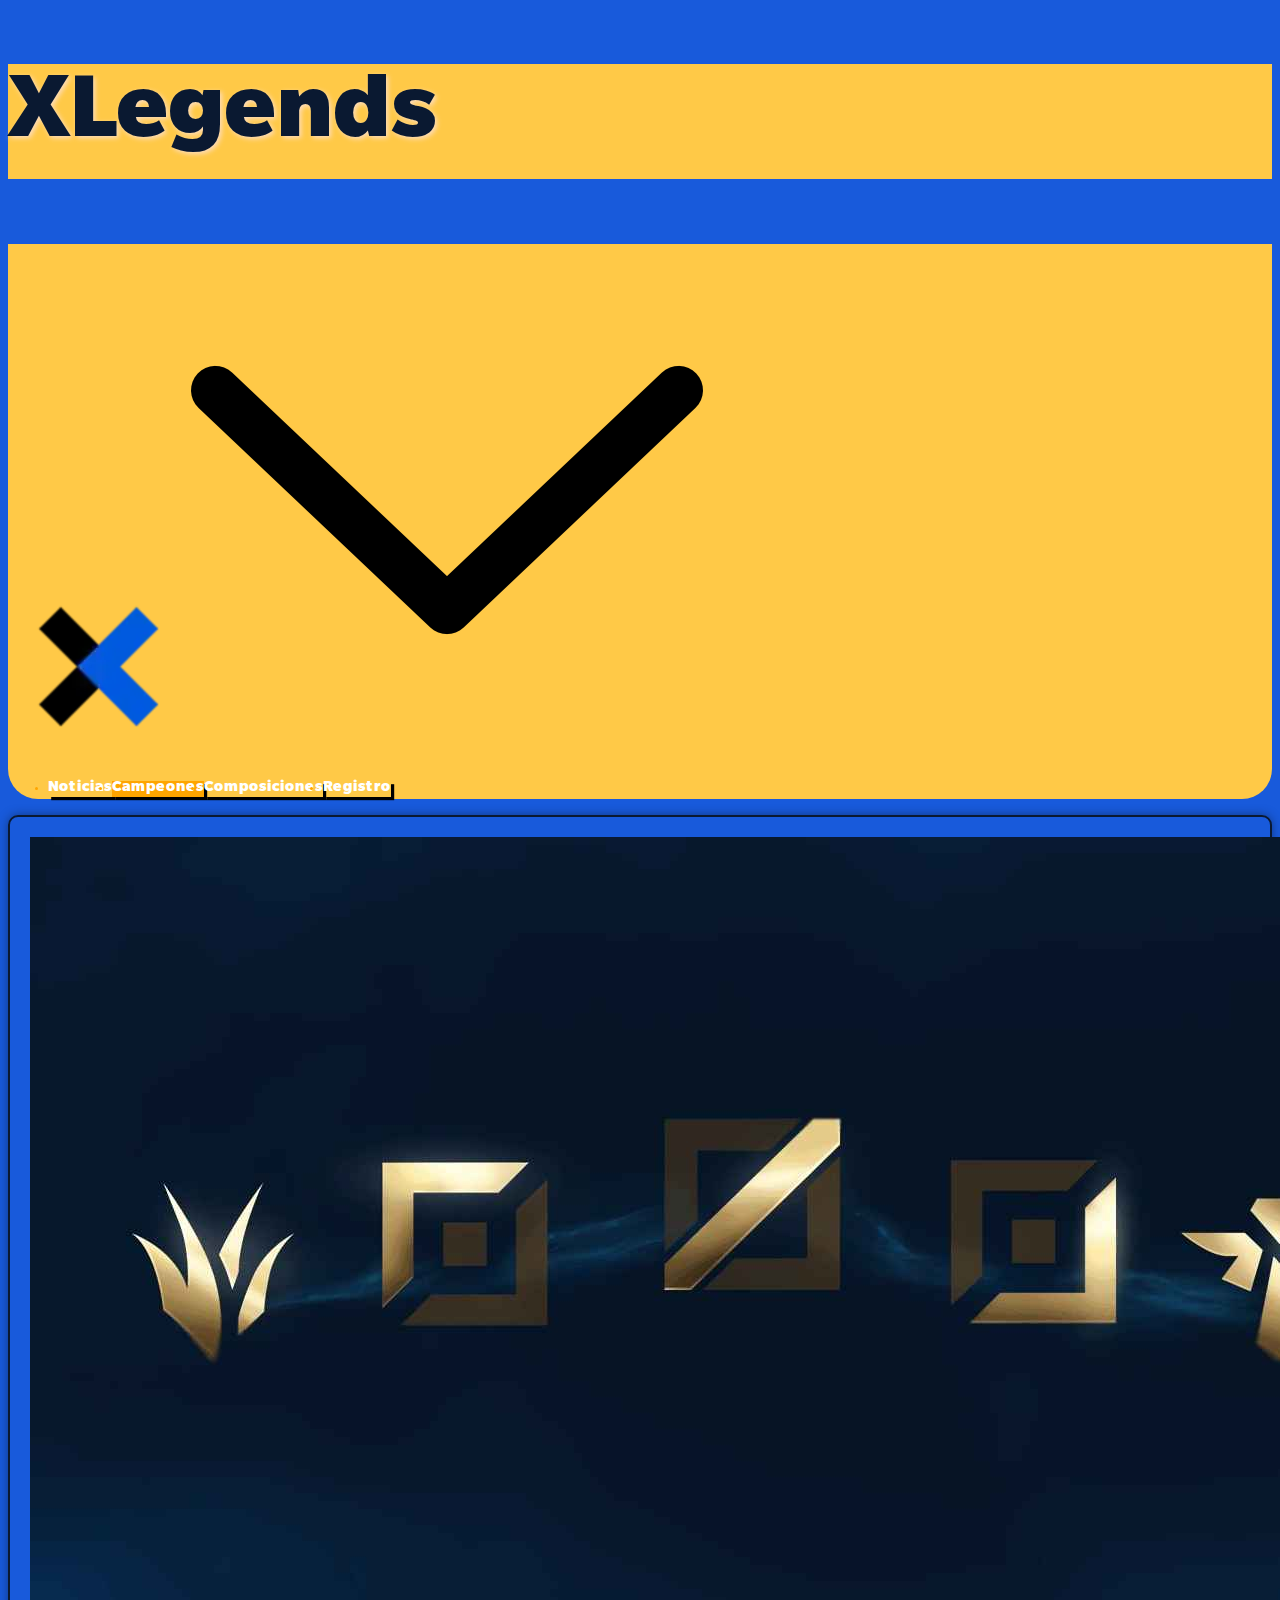
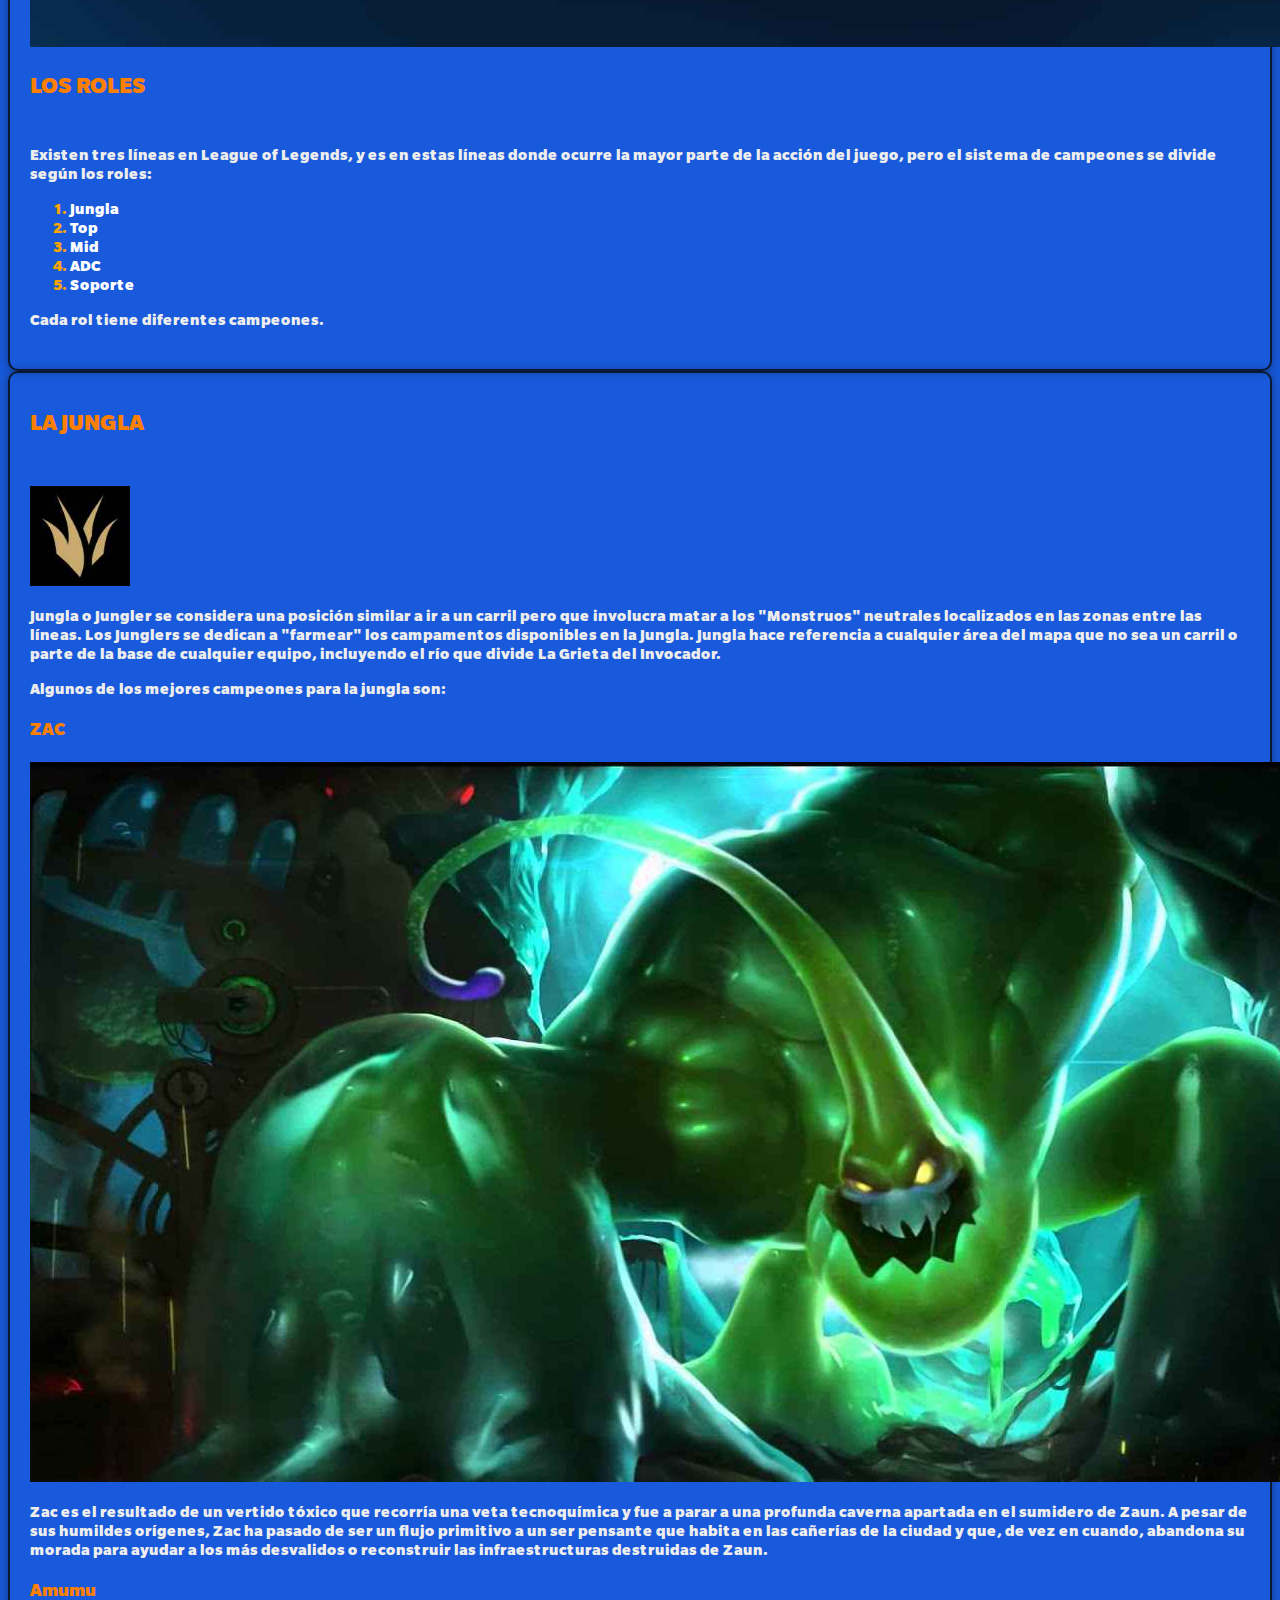
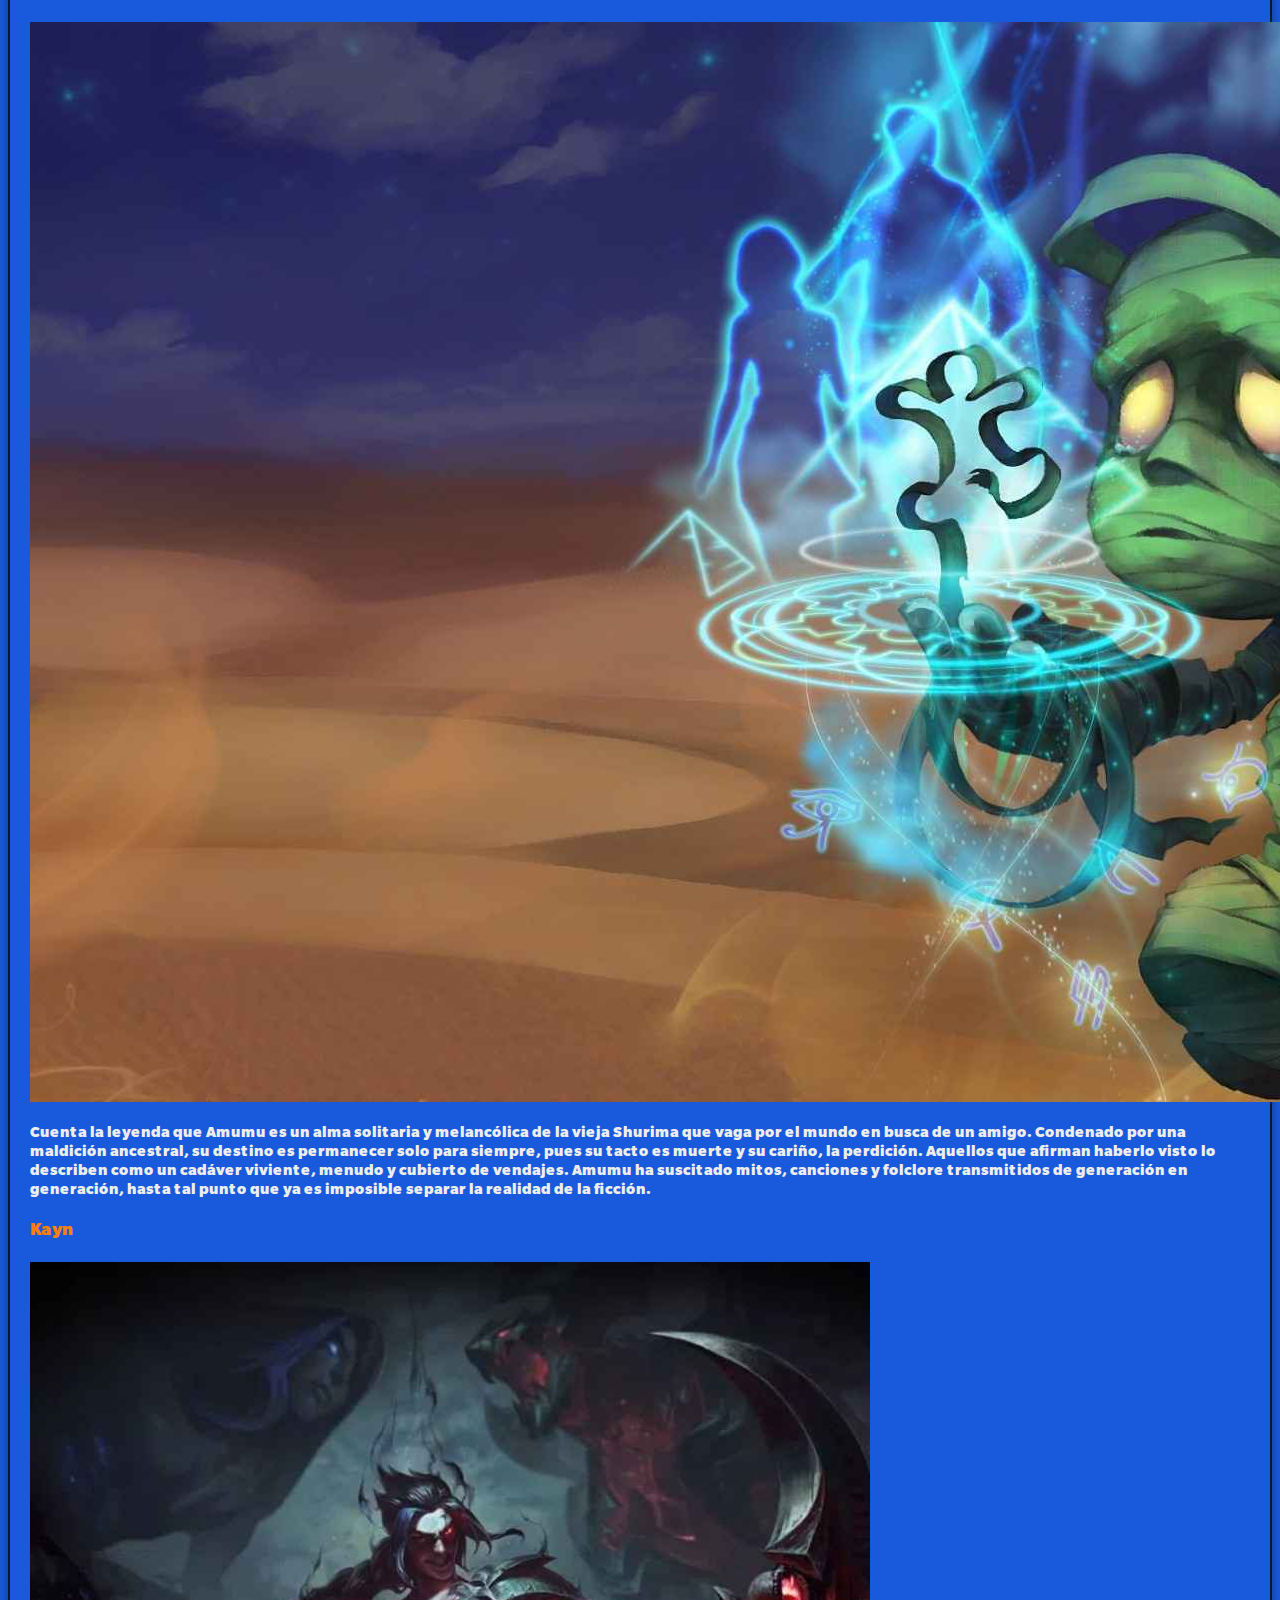
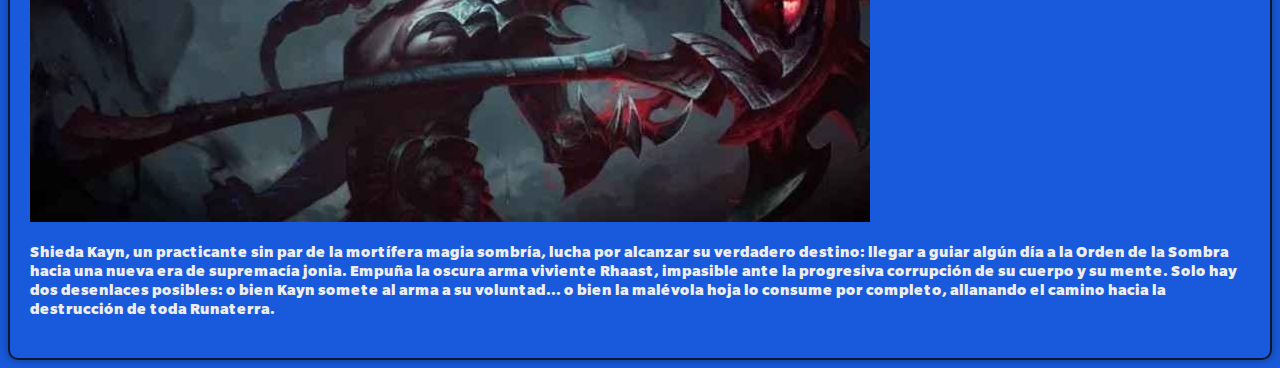
<file: html/campeones.html>
<!DOCTYPE html>
<html lang="es">
<head>
    <meta charset="UTF-8">
    <meta http-equiv="X-UA-Compatible" content="IE=edge">
    <meta name="viewport" content="width=device-width, initial-scale=1.0">
    <title>Campeones</title>
    <link
      href="https://cdn.jsdelivr.net/npm/bootstrap@5.1.3/dist/css/bootstrap.min.css"
      rel="stylesheet"
      integrity="sha384-1BmE4kWBq78iYhFldvKuhfTAU6auU8tT94WrHftjDbrCEXSU1oBoqyl2QvZ6jIW3"
      crossorigin="anonymous"
    >
    <link rel="icon" type="image/x-icon" href="../images/logoLX.webp">
    <link rel="stylesheet" href="../css/css-general.css">
    <link rel="stylesheet" href="../css/campeones.css">
</head>
<body>
    <div class="container">
        <header class="row gx-0" id="titulo-cabecera">
            <h1 class="nombre-sitio mt-3 text-center">XLegends</h1>
          </header>
          
          <div class="sticky-top w-100 ">
            <nav class="row col-lg-12 g-0 w-100 mr-0">
              <div class=" row align-items-center justify-content-center col-12 col-lg-3 mt-4 mt-lg-0">
                <a class="col-3" href="../index.html">
                  <img
                    loading="lazy"
                    class="a mx-auto d-block"
                    src="../images/logoLX.webp"
                    alt="imagen-que-representa-el-logo-de-la-página"
                  >
                </a>
                <img class="col-1 row" id="flecha-giratoria" onclick="toggleAndRotate()" src="../images/flecha-hacia-abajo.png" alt="flecha-hacia-abajo">
              </div>
              
              <ul id="elementos" class="col-12 col-lg-9 gx-0 p-5 gap-4 align-content-center nav row">
                <li class="nav-item d-block col-12 col-lg-2">
                    <a class="btn btn-dark w-100" href="./noticias.html">Noticias</a>
                </li>
                <li class="nav-item d-block col-12 col-lg-3 ">
                    <a class="btn btn-dark w-100 seleccionado" href="./campeones.html">Campeones</a>
                </li>
                <li
                  class="nav-item d-block col-12 col-lg-3"
                >
                <a class="btn btn-dark w-100" href="./composiciones.html">Composiciones</a>            
                </li>
                <li class="nav-item d-block col-12 col-lg-2">
                  <a class="btn btn-dark w-100" href="./registro.html">Registro</a>
                </li>
                
              </ul>
            </nav>
            
          </div>
        <main>
            <article class="row g-0 mt-5">
                <div class="row g-0 col-12 col-lg-6">
                    <img class="p-0" src="../images/lineas.webp" alt="lineas">
                </div>
                <div class="col-12 mt-3 mt-lg-0 ms-lg-5 col-lg-5">
                    <h2 class="text-center">LOS ROLES</h2>
                    
                    <p>Existen tres líneas en League of Legends, y es en estas líneas donde ocurre la mayor parte de la acción del juego, pero el sistema de campeones se divide según los roles:    </p>
                    <ol>
                        <li>Jungla</li>
                        <li>Top</li>
                        <li>Mid</li>
                        <li>ADC</li>
                        <li>Soporte</li>
                    </ol>
                    <p>Cada rol tiene diferentes campeones.</p>
                </div>           
            </article>
            <article class="mt-4">
              <div class="row justify-content-center align-items-center">
              <h2 class="col-4 text-center">LA JUNGLA</h2>
              <img class="col-2 jungla" src="../images/Jungle_icon-129070820.webp" alt="Jungla">
              </div>
              <p>Jungla o Jungler se considera una posición similar a ir a un carril pero que involucra matar a los "Monstruos" neutrales localizados en las zonas entre las líneas. Los Junglers se dedican a "farmear" los campamentos disponibles en la Jungla. Jungla hace referencia a cualquier área del mapa que no sea un carril o parte de la base de cualquier equipo, incluyendo el río que divide La Grieta del Invocador.</p>
              <p>Algunos de los mejores campeones para la jungla son: </p>        
                <div class="row">
                  <h3 class="text-center">ZAC</h3>
                  <div class="col-12 col-lg-6">
                    <img class="img-fluid" src="../images/zac.webp" alt="imagen-zac">
                  </div>
                  <div class="col-12 col-lg-6">
                    <p class="mt-3 mt-lg-0">Zac es el resultado de un vertido tóxico que recorría una veta tecnoquímica y fue a parar a una profunda caverna apartada en el sumidero de Zaun. A pesar de sus humildes orígenes, Zac ha pasado de ser un flujo primitivo a un ser pensante que habita en las cañerías de la ciudad y que, de vez en cuando, abandona su morada para ayudar a los más desvalidos o reconstruir las infraestructuras destruidas de Zaun.</p>
                  </div>
                </div>
                <div class="row mt-5">
                  <h3 class="text-center">Amumu</h3>
                  <div class="col-12 col-lg-6">
                    <img class="img-fluid" src="../images/amumu.webp" alt="Amumu">
                  </div>
                  <div class="col-12 col-lg-6">
                    <p class="mt-3 mt-lg-0">Cuenta la leyenda que Amumu es un alma solitaria y melancólica de la vieja Shurima que vaga por el mundo en busca de un amigo. Condenado por una maldición ancestral, su destino es permanecer solo para siempre, pues su tacto es muerte y su cariño, la perdición. Aquellos que afirman haberlo visto lo describen como un cadáver viviente, menudo y cubierto de vendajes. Amumu ha suscitado mitos, canciones y folclore transmitidos de generación en generación, hasta tal punto que ya es imposible separar la realidad de la ficción.</p>
                  </div>
                </div>
                <div class="row mt-5">
                  <h3 class="text-center">Kayn</h3>
                  <div class="col-12 col-lg-6">
                    <img class="img-fluid" src="../images/kayn.webp" alt="Kayn">
                  </div>
                  <div class="col-12 col-lg-6">
                    <p>Shieda Kayn, un practicante sin par de la mortífera magia sombría, lucha por alcanzar su verdadero destino: llegar a guiar algún día a la Orden de la Sombra hacia una nueva era de supremacía jonia. Empuña la oscura arma viviente Rhaast, impasible ante la progresiva corrupción de su cuerpo y su mente. Solo hay dos desenlaces posibles: o bien Kayn somete al arma a su voluntad... o bien la malévola hoja lo consume por completo, allanando el camino hacia la destrucción de toda Runaterra.</p>
                  </div>
                </div>
                
              
            </article>
        </main>
    </div>
    <script src="../js/general.js"></script>
</body>
</html>
</file>
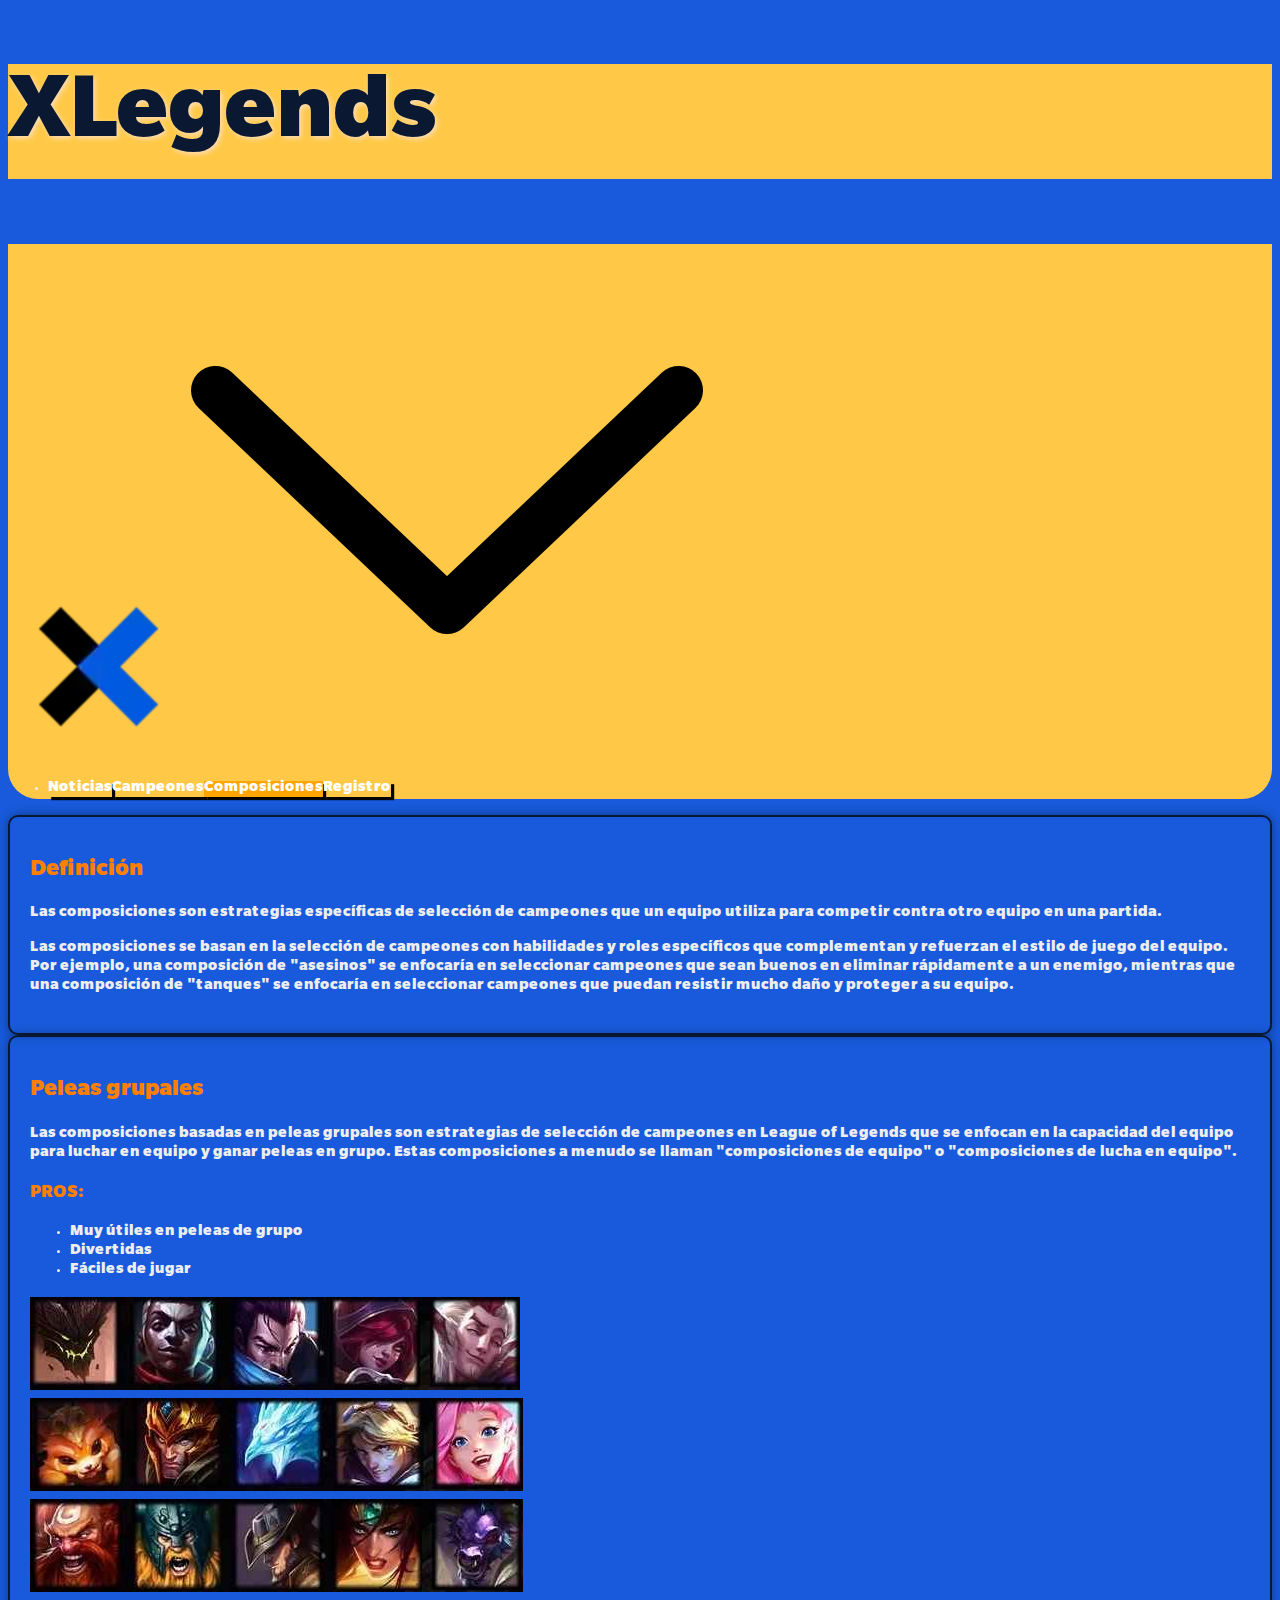
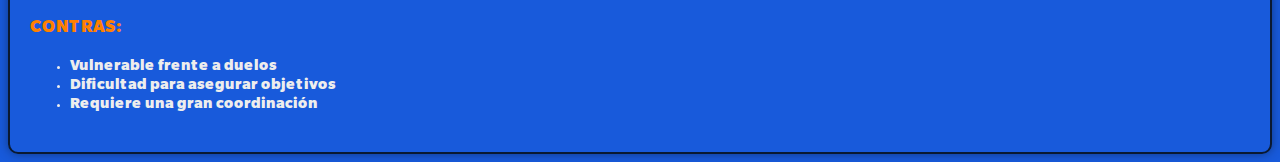
<file: html/composiciones.html>
<!DOCTYPE html>
<html lang="en">
<head>
    <meta charset="UTF-8">
    <meta http-equiv="X-UA-Compatible" content="IE=edge">
    <meta name="viewport" content="width=device-width, initial-scale=1.0">
    <title>Composiciones</title>
    <link
      href="https://cdn.jsdelivr.net/npm/bootstrap@5.1.3/dist/css/bootstrap.min.css"
      rel="stylesheet"
      integrity="sha384-1BmE4kWBq78iYhFldvKuhfTAU6auU8tT94WrHftjDbrCEXSU1oBoqyl2QvZ6jIW3"
      crossorigin="anonymous"
    >
    <link rel="stylesheet" href="../css/css-general.css">
    <link rel="icon" type="image/x-icon" href="../images/logoLX.webp">
    
</head>
<body>
  <div class="container">
    <header class="row gx-0" id="titulo-cabecera">
        <h1 class="nombre-sitio mt-3 text-center">XLegends</h1>
      </header>
    <div class="sticky-top w-100 ">
        <nav class="row col-lg-12 g-0 w-100 mr-0">
          <div class=" row align-items-center justify-content-center col-12 col-lg-3 mt-4 mt-lg-0">
            <a class="col-3" href="../index.html">
              <img
                loading="lazy"
                class="a mx-auto d-block"
                src="../images/logoLX.webp"
                alt="imagen-que-representa-el-logo-de-la-página"
              >
            </a>
            <img class="col-1 row" id="flecha-giratoria" onclick="toggleAndRotate()" src="../images/flecha-hacia-abajo.png" alt="flecha-hacia-abajo">
          </div>
          
          <ul id="elementos" class="col-12 col-lg-9 gx-0 p-5 gap-4 align-content-center nav row">
            <li class="nav-item d-block col-12 col-lg-2">
                <a class="btn btn-dark w-100" href="./noticias.html">Noticias</a>
            </li>
            <li class="nav-item d-block col-12 col-lg-3">
                <a class="btn btn-dark w-100" href="./campeones.html">Campeones</a>
            </li>
            <li class="nav-item d-block col-12 col-lg-3">
            <a class="btn btn-dark w-100 seleccionado" href="./composiciones.html">Composiciones</a>            
            </li>
            <li class="nav-item d-block col-12 col-lg-2">
              <a class="btn btn-dark w-100" href="./registro.html">Registro</a>
            </li>           
          </ul>
        </nav>
        <main>
          <article class="mt-5">
            <div class="row">
            <h2 class="text-center">Definición</h2>
            <p>Las composiciones son estrategias específicas de selección de campeones que un equipo utiliza para competir contra otro equipo en una partida.</p>
            <p>Las composiciones se basan en la selección de campeones con habilidades y roles específicos que complementan y refuerzan el estilo de juego del equipo. Por ejemplo, una composición de "asesinos" se enfocaría en seleccionar campeones que sean buenos en eliminar rápidamente a un enemigo, mientras que una composición de "tanques" se enfocaría en seleccionar campeones que puedan resistir mucho daño y proteger a su equipo.</p>
            </div>
          </article>
          <article class="mt-5">
            <h2 class="text-center">Peleas grupales</h2>
            <p>Las composiciones basadas en peleas grupales son estrategias de selección de campeones en League of Legends que se enfocan en la capacidad del equipo para luchar en equipo y ganar peleas en grupo. Estas composiciones a menudo se llaman "composiciones de equipo" o "composiciones de lucha en equipo".</p>
            
            <div class="row justify-content-center">
              <div class="col-2 col-lg-2 order-2 order-lg-1 mt-5 me-5 me-lg-0">
                <h3>PROS:</h3>
                <ul class="ps-0">
                  <li>Muy útiles en peleas de grupo</li>
                  <li>Divertidas</li>
                  <li>Fáciles de jugar</li>
                </ul>
              </div>
              <div class="col-11 col-lg-7 order-1 order-lg-2 mt-2">
                
                <div class="row justify-content-center col-12">
                  <img src="../images/comp-pelea-grupal.webp" alt="comp-pelea-grupal">
                </div>
                <div class="mt-3 row justify-content-center col-12">
                  <img src="../images/comp-pelea-grupal2.webp" alt="comp-pelea-grupal2">
                </div>
                <div class="mt-3 row justify-content-center col-12">
                  <img src="../images/comp-pelea-grupal3.webp" alt="comp-pelea-grupal3">
                </div>
              </div>
              <div class="col-2 order-2 order-lg-3 mt-5">
                <h3>CONTRAS: </h3>
                <ul class="ps-0">
                  <li>Vulnerable frente a duelos</li>
                  <li>Dificultad para asegurar objetivos</li>
                  <li>Requiere una gran coordinación</li>
                </ul>
              </div>
            </div>
          </article>    
        </main>
    </div>
  </div>
    <script src="../js/general.js"></script>
</body>
</html>
</file>
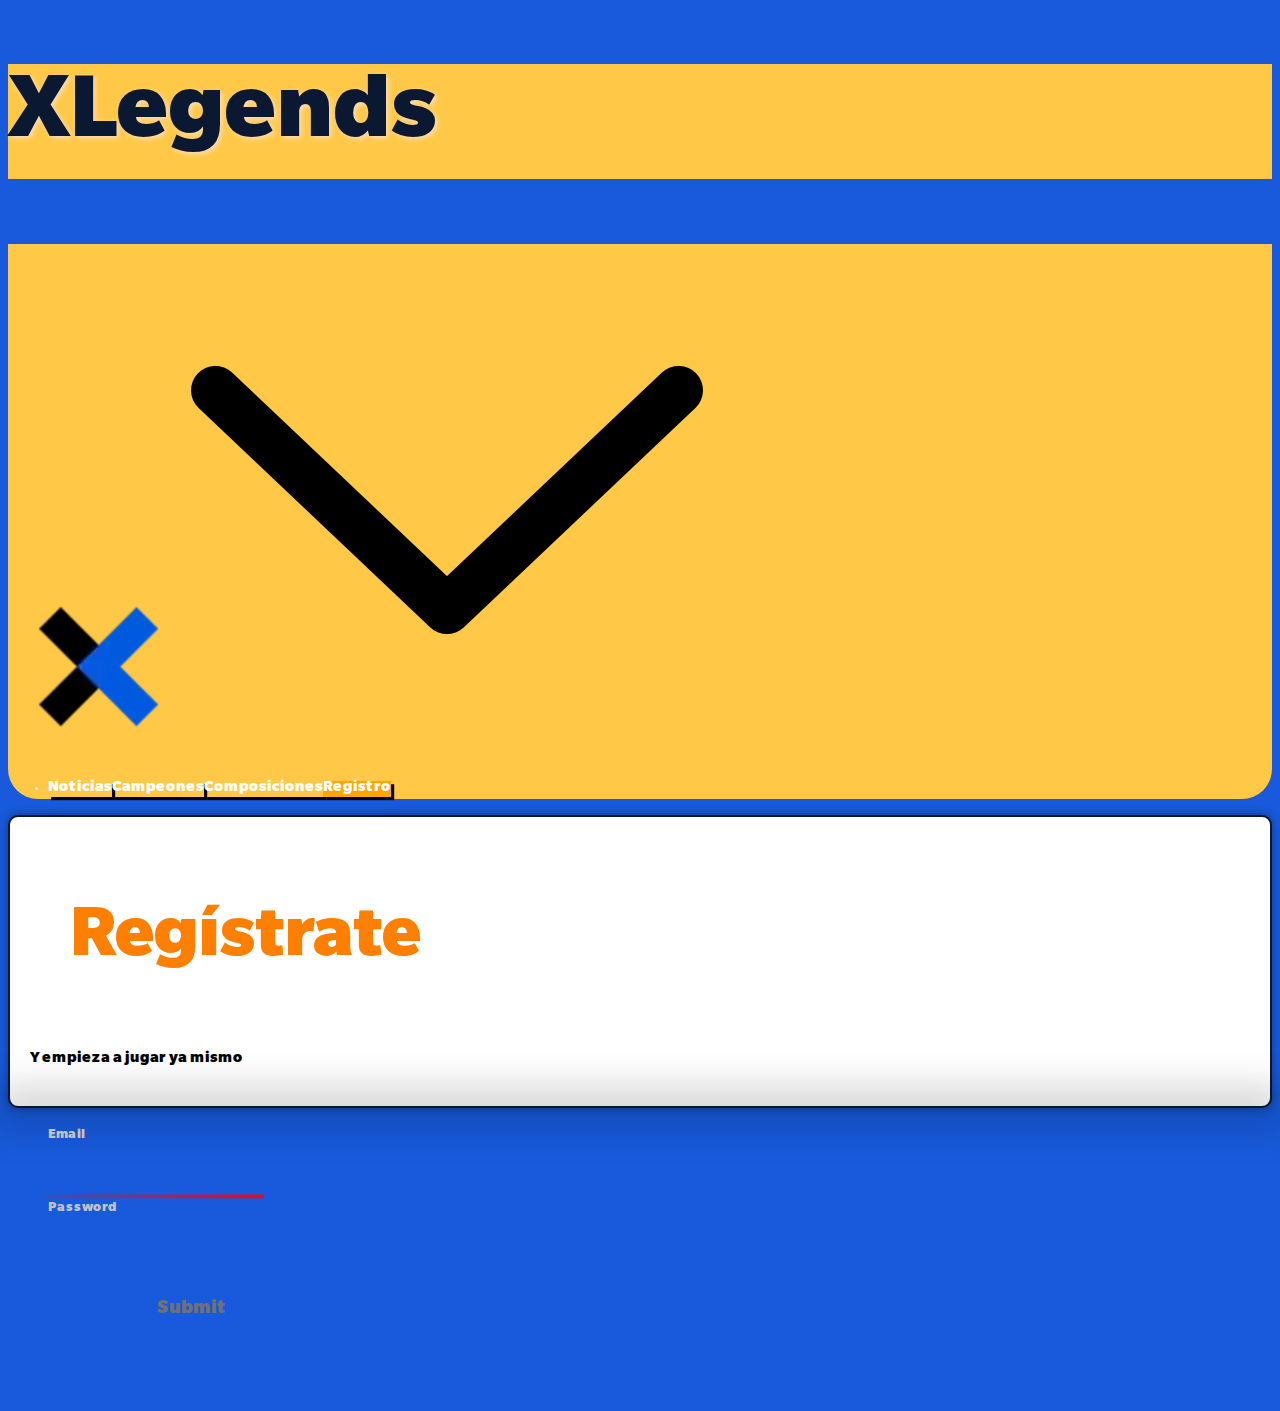
<file: html/registro.html>
<!DOCTYPE html>
<html lang="es">
  <head>
    <meta charset="UTF-8">
    <meta http-equiv="X-UA-Compatible" content="IE=edge">
    <meta name="viewport" content="width=device-width, initial-scale=1.0">
    <title>XLegends</title>
    <link
      href="https://cdn.jsdelivr.net/npm/bootstrap@5.1.3/dist/css/bootstrap.min.css"
      rel="stylesheet"
      integrity="sha384-1BmE4kWBq78iYhFldvKuhfTAU6auU8tT94WrHftjDbrCEXSU1oBoqyl2QvZ6jIW3"
      crossorigin="anonymous"
    >
    <link rel="stylesheet" href="../css/css-general.css">
    <link rel="stylesheet" href="../css/registro.css">
    
    
  </head>
  <body>
    <div class="container">
      <header class="row gx-0" id="titulo-cabecera">
        <h1 class="nombre-sitio mt-3 text-center">XLegends</h1>
      </header>
      <div class="sticky-top w-100 ">
        <nav class="row col-lg-12 g-0 w-100 mr-0">
          <div class=" row align-items-center justify-content-center col-12 col-lg-3 mt-4 mt-lg-0">
            <a class="col-3" href="../index.html">
              <img
                loading="lazy"
                class="a mx-auto d-block"
                src="../images/logoLX.webp"
                alt="imagen-que-representa-el-logo-de-la-página"
              >
            </a>
            <img class="col-1 row" id="flecha-giratoria" onclick="toggleAndRotate()" src="../images/flecha-hacia-abajo.png" alt="flecha-hacia-abajo">
          </div>
          
          <ul id="elementos" class="col-12 col-lg-9 gx-0 p-5 gap-4 align-content-center nav row">
            <li class="nav-item d-block col-12 col-lg-2">
                <a class="btn btn-dark w-100" href="./noticias.html">Noticias</a>
            </li>
            <li class="nav-item d-block col-12 col-lg-3">
                <a class="btn btn-dark w-100" href="./campeones.html">Campeones</a>
            </li>
            <li
              class="nav-item d-block col-12 col-lg-3"
            >
            <a class="btn btn-dark w-100" href="./composiciones.html">Composiciones</a>            
            </li>
            <li class="nav-item d-block col-12 col-lg-2">
              <a class="btn btn-dark w-100 seleccionado" href="./registro.html">Registro</a>
            </li>
            
          </ul>
        </nav>
        
      </div>
      <main class="contenido">

          <div class="row contenedor-registro justify-content-center g-0 mt-5">
            <div class="left col-7 col-lg-4">
              <div class="login">
                <h2 class="text-center">Regístrate</h2>
              </div>
              <p class="text-center">Y empieza a jugar ya mismo</p>
            </div>
            <div class="right col-6 col-lg-4">
              <svg viewBox="0 55 350 300">
                <defs>
                  <linearGradient              
                                  id="linearGradient"
                                  x1="13"
                                  y1="193.49992"
                                  x2="307"
                                  y2="193.49992"
                                  gradientUnits="userSpaceOnUse">
                    <stop
                          style="stop-color:#185ADB;"
                          offset="0"
                          id="stop876" />
                    <stop
                          style="stop-color:#ff0000;"
                          offset="1"
                          id="stop878" />
                  </linearGradient>
                </defs>
                <path d="m 40,120.00016 239.99984,-3.2e-4 c 0,0 24.99263,0.79932 25.00016,35.00016 0.008,34.20084 -25.00016,35 -25.00016,35 h -239.99984 c 0,-0.0205 -25,4.01348 -25,38.5 0,34.48652 25,38.5 25,38.5 h 215 c 0,0 20,-0.99604 20,-25 0,-24.00396 -20,-25 -20,-25 h -190 c 0,0 -20,1.71033 -20,25 0,24.00396 20,25 20,25 h 168.57143" />
              </svg>
              <div class="form">
                <label for="email">Email</label>
                <input type="email" id="email">
                <label for="password">Password</label>
                <input type="password" id="password">
                <input type="submit" id="submit" value="Submit">
              </div>
            </div>
          </div>
          
      </main>
      <footer></footer>
    </div>
    <script src="../js/general.js"></script>
    <script type="module" src="../js/registro.mjs"></script>
    <script src="../anime-master/lib/anime.min.js"></script>
    <script src="../anime-master/lib/anime.es.js"></script>
  </body>
  
</html>
</file>
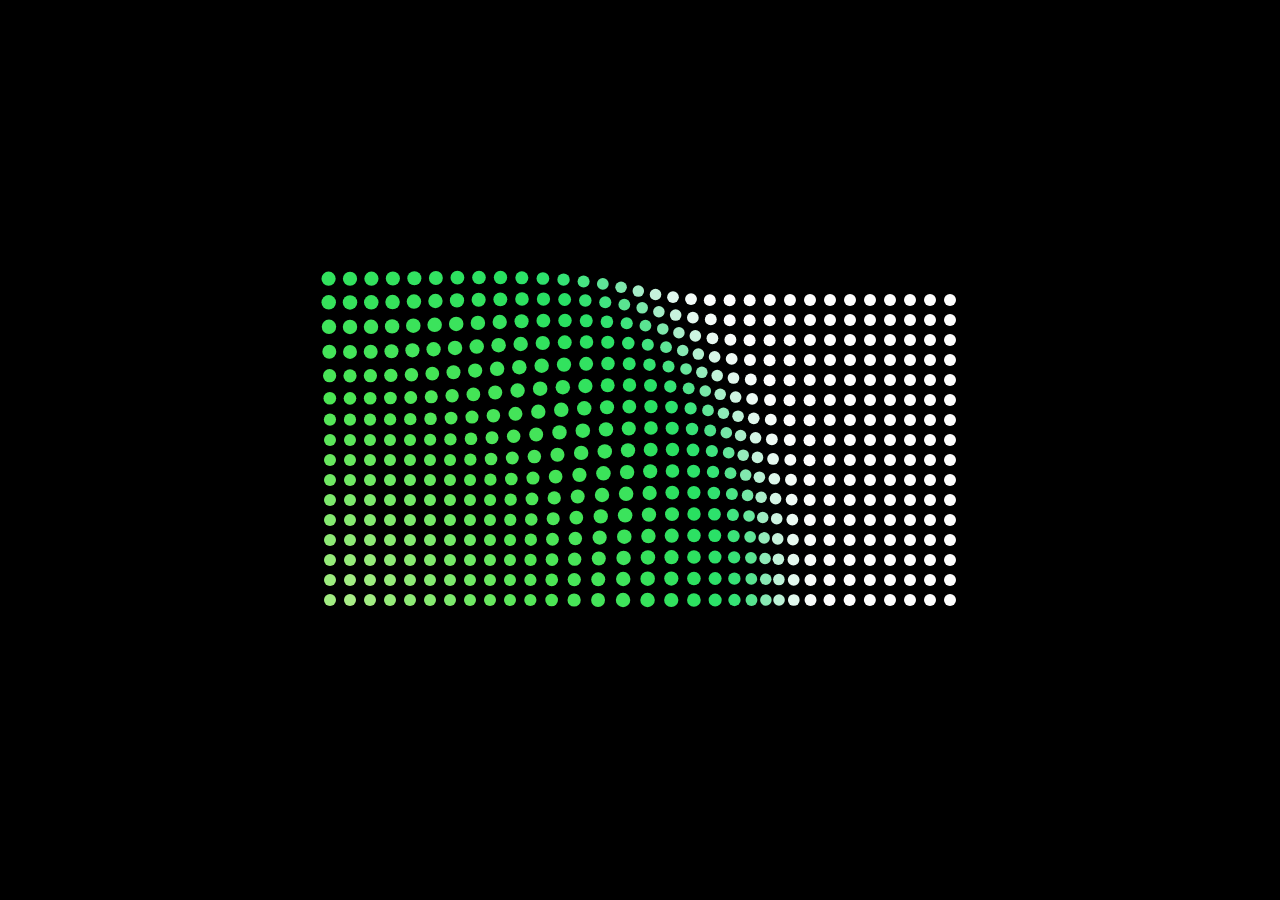
<file: anime-master/documentation/examples/advanced-staggering-2.html>
<!DOCTYPE html>
<html>
<head>
  <title>advanced staggering • anime.js</title>
  <meta charset="utf-8">
  <meta name="viewport" content="width=device-width, initial-scale=1, maximum-scale=1">
  <meta property="og:title" content="anime.js">
  <meta property="og:url" content="https://animejs.com">
  <meta property="og:description" content="Javascript Animation Engine">
  <meta property="og:image" content="https://animejs.com/documentation/assets/img/icons/og.png">
  <meta name="twitter:card" content="summary">
  <meta name="twitter:title" content="anime.js">
  <meta name="twitter:site" content="@juliangarnier">
  <meta name="twitter:description" content="Javascript Animation Engine">
  <meta name="twitter:image" content="https://animejs.com/documentation/assets/img/icons/twitter.png">
  <link rel="apple-touch-icon-precomposed" href="../assets/img/social-media-image.png">
  <link rel="icon" type="image/png" href="../assets/img/favicon.png" >
  <link href="../assets/css/animejs.css" rel="stylesheet">
  <link href="../assets/css/documentation.css" rel="stylesheet">
  <style>

    :root {
      font-size: 20px;
    }

    body {
      display: flex;
      flex-wrap: wrap;
      justify-content: center;
      align-items: center;
      height: 100vh;
      background-color: #000;
    }

    .stagger-visualizer {
      display: flex;
      flex-wrap: wrap;
      justify-content: center;
      align-items: center;
      position: relative;
      width: 32rem;
      height: 16rem;
    }

    .dots-wrapper {
      position: absolute;
      display: flex;
      flex-wrap: wrap;
      justify-content: center;
      align-items: center;
      width: 100%;
      height: 100%;
    }

    .stagger-visualizer .dot {
      position: relative;
      width: calc(1rem - 8px);
      height: calc(1rem - 8px);
      margin: 4px;
      border-radius: 50%;
      background-color: currentColor;
    }

  </style>
</head>
<body>

  <div class="stagger-visualizer">
    <div class="dots-wrapper"></div>
  </div>

</body>
<script type="module">

  import anime from '../../src/index.js';

  var advancedStaggeringAnimation = (function() {

    var staggerVisualizerEl = document.querySelector('.stagger-visualizer');
    var dotsWrapperEl = staggerVisualizerEl.querySelector('.dots-wrapper');
    var dotsFragment = document.createDocumentFragment();
    var grid = [32, 16];
    var cellSize = 1;
    var numberOfElements = grid[0] * grid[1];
    var animation;
    var paused = true;

    for (var i = 0; i < numberOfElements; i++) {
      var dotEl = document.createElement('div');
      dotEl.classList.add('dot');
      dotsFragment.appendChild(dotEl);
    }

    dotsWrapperEl.appendChild(dotsFragment);

    var index = anime.random(0, numberOfElements-1);
    var nextIndex = 0;

    function play() {

      paused = false;
      if (animation) animation.pause();

      nextIndex = anime.random(0, numberOfElements-1);

      var saturation = 75;

      var colorStart = anime.random(0, 256);
      var colorEnd = anime.random(0, 256);
      var colorRangeValue = [colorStart, colorEnd];
      var luminosityStart = anime.random(60, 80);
      var luminosityEnd = anime.random(20, 40);
      var luminosityRangeValue = [luminosityStart, luminosityEnd];

      function staggeredGridColors(el, i, total) {
        var hue = Math.round(anime.stagger(colorRangeValue, {grid: grid, from: index})(el, i, total));
        var luminosity = Math.round(anime.stagger(luminosityRangeValue, {grid: grid, from: index})(el, i, total));
        return 'hsl(' + hue + ', ' + saturation + '%, ' + luminosity + '%)';
      }

      animation = anime({
        targets: '.stagger-visualizer .dot',
        keyframes: [
          {
            zIndex: function(el, i, total) {
              return Math.round(anime.stagger([numberOfElements, 0], {grid: grid, from: index})(el, i, total));
            },
            translateX: anime.stagger('-.001rem', {grid: grid, from: index, axis: 'x'}),
            translateY: anime.stagger('-.001rem', {grid: grid, from: index, axis: 'y'}),
            duration: 200
          }, {
            translateX: anime.stagger('.075rem', {grid: grid, from: index, axis: 'x'}),
            translateY: anime.stagger('.075rem', {grid: grid, from: index, axis: 'y'}),
            scale: anime.stagger([2, .2], {grid: grid, from: index}),
            backgroundColor: staggeredGridColors,
            duration: 450
          }, {
            translateX: 0,
            translateY: 0,
            scale: 1,
            duration: 500,
          }
        ],
        delay: anime.stagger(60, {grid: grid, from: index}),
        easing: 'easeInOutQuad',
        complete: play
      }, 30)

      index = nextIndex;

    }

    play();

  })();

</script>
</html>
</file>
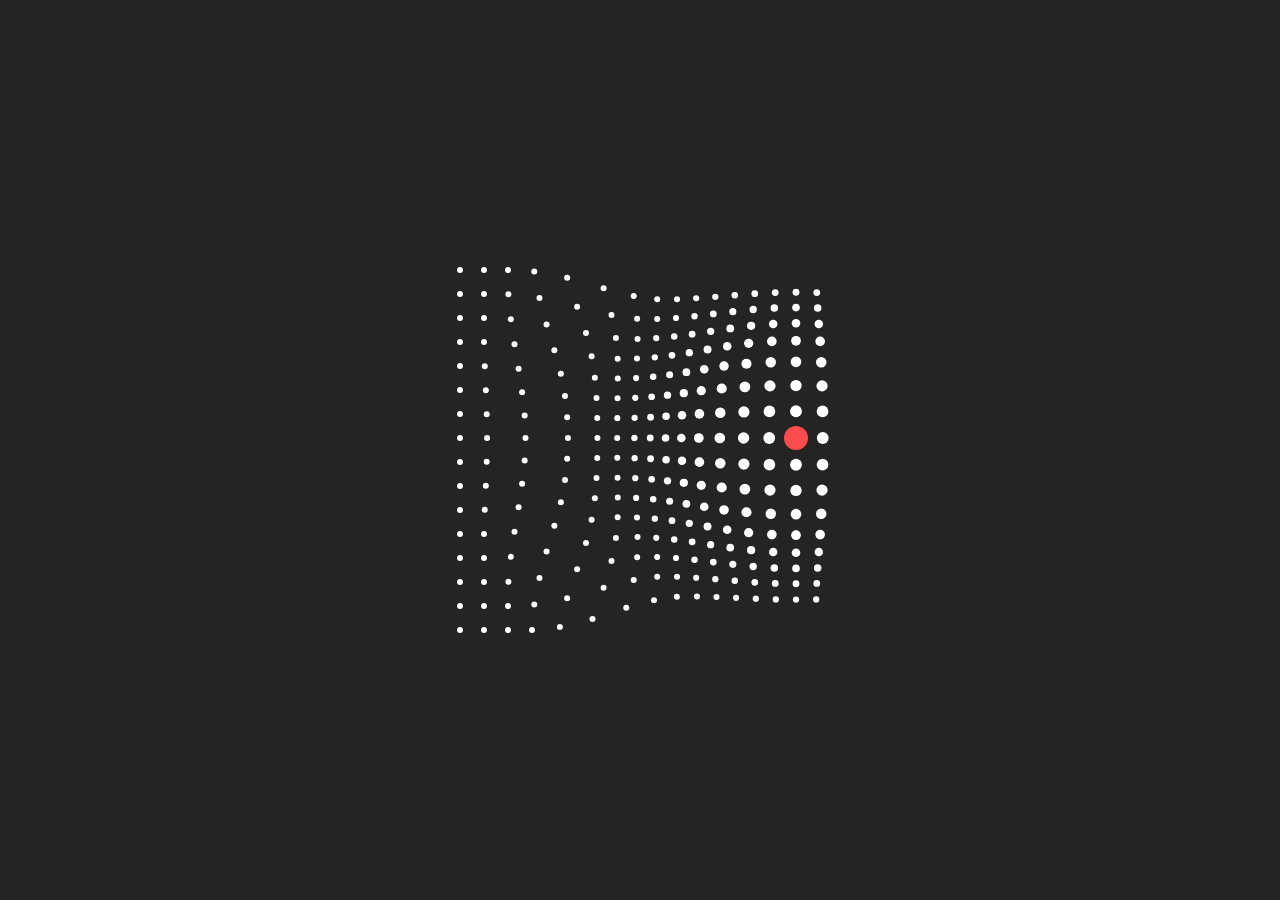
<file: anime-master/documentation/examples/advanced-staggering.html>
<!DOCTYPE html>
<html>
<head>
  <title>advanced staggering • anime.js</title>
  <meta charset="utf-8">
  <meta name="viewport" content="width=device-width, initial-scale=1, maximum-scale=1">
  <meta property="og:title" content="anime.js">
  <meta property="og:url" content="https://animejs.com">
  <meta property="og:description" content="Javascript Animation Engine">
  <meta property="og:image" content="https://animejs.com/documentation/assets/img/icons/og.png">
  <meta name="twitter:card" content="summary">
  <meta name="twitter:title" content="anime.js">
  <meta name="twitter:site" content="@juliangarnier">
  <meta name="twitter:description" content="Javascript Animation Engine">
  <meta name="twitter:image" content="https://animejs.com/documentation/assets/img/icons/twitter.png">
  <link rel="apple-touch-icon-precomposed" href="../assets/img/social-media-image.png">
  <link rel="icon" type="image/png" href="../assets/img/favicon.png" >
  <link href="../assets/css/animejs.css" rel="stylesheet">
  <link href="../assets/css/documentation.css" rel="stylesheet">
  <style>

    :root {
      font-size: 24px;
    }

    body {
      display: flex;
      flex-wrap: wrap;
      justify-content: center;
      align-items: center;
      height: 100vh;
    }

    .stagger-visualizer {
      position: relative;
      display: flex;
      flex-wrap: wrap;
      justify-content: center;
      align-items: center;
      width: 16rem;
      height: 16rem;
    }

    .stagger-visualizer .dot {
      position: relative;
      width: .25rem;
      height: .25rem;
      margin: .375rem;
      background-color: currentColor;
      border-radius: 50%;
    }

    .stagger-visualizer .cursor {
      position: absolute;
      z-index: 1;
      top: 0;
      left: 0;
      width: 1rem;
      height: 1rem;
      background-color: currentColor;
      border-radius: 50%;
    }

  </style>
</head>
<body>

  <div class="stagger-visualizer">
    <div class="cursor color-red"></div>
  </div>

</body>
<script type="module">

  import anime from '../../src/index.js';

  const staggerVisualizerEl = document.querySelector('.stagger-visualizer');
  const fragment = document.createDocumentFragment();
  const numberOfElements = 16*16;
  var animation;

  for (let i = 0; i < numberOfElements; i++) {
    const dotEl = document.createElement('div');
    dotEl.classList.add('dot');
    fragment.appendChild(dotEl);
  }

  staggerVisualizerEl.appendChild(fragment);

  let index = anime.random(0, numberOfElements);
  let nextIndex = 0;

  function animateGrid() {

    if (animation) animation.pause();

    nextIndex = anime.random(0, numberOfElements);

    anime.set('.cursor', {
      translateX: anime.stagger('-1rem', {grid: [16, 16], from: index, axis: 'x'}),
      translateY: anime.stagger('-1rem', {grid: [16, 16], from: index, axis: 'y'})
    });

    animation = anime.timeline({
      easing: 'easeInOutQuad',
      complete: animateGrid
    })
    .add({
      targets: '.cursor',
      keyframes: [
        { scale: .625 }, 
        { scale: 1.125 },
        { scale: 1 }
      ],
      duration: 600
    })
    .add({
      targets: '.dot',
      keyframes: [
        {
          translateX: anime.stagger('-.175rem', {grid: [16, 16], from: index, axis: 'x'}),
          translateY: anime.stagger('-.175rem', {grid: [16, 16], from: index, axis: 'y'}),
          duration: 200
        }, {
          translateX: anime.stagger('.125rem', {grid: [16, 16], from: index, axis: 'x'}),
          translateY: anime.stagger('.125rem', {grid: [16, 16], from: index, axis: 'y'}),
          scale: 2,
          duration: 500
        }, {
          translateX: 0,
          translateY: 0,
          scale: 1,
          duration: 600,
        }
      ],
      delay: anime.stagger(50, {grid: [16, 16], from: index})
    }, '-=600')
    .add({
      targets: '.cursor',
      translateX: { value: anime.stagger('-1rem', {grid: [16, 16], from: nextIndex, axis: 'x'}), duration: anime.random(400, 1200) },
      translateY: { value: anime.stagger('-1rem', {grid: [16, 16], from: nextIndex, axis: 'y'}), duration: anime.random(400, 1200) },
      easing: 'easeOutSine'
    }, '-=1100')

    index = nextIndex;

  }

  animateGrid();

</script>
</html>
</file>
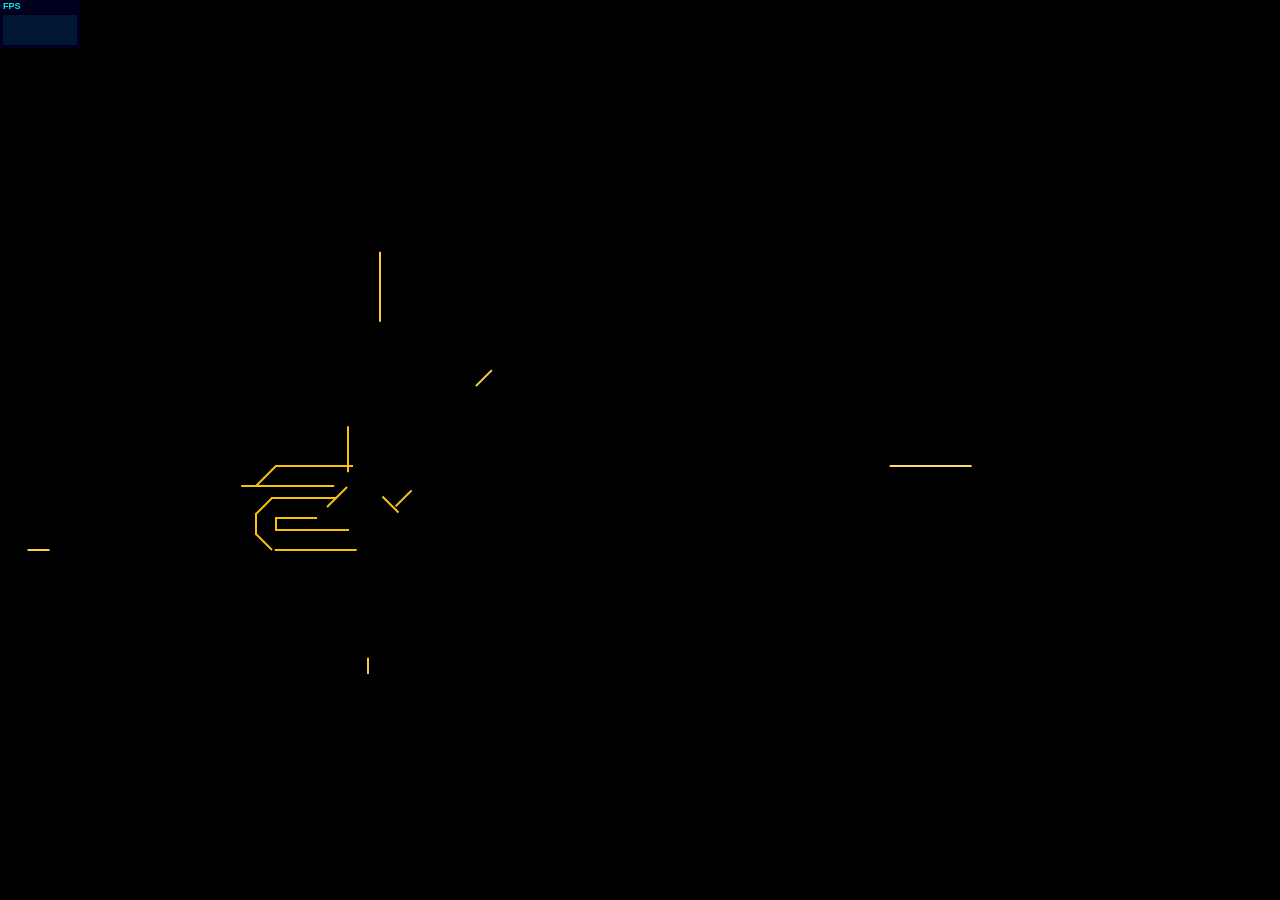
<file: anime-master/documentation/examples/animejs-mgs-logo-animation.html>
<!DOCTYPE html>
<html>
<head>
  <title>Anime MGS logo animation | anime.js</title>
  <meta charset="utf-8">
  <meta name="viewport" content="width=device-width, initial-scale=1, maximum-scale=1">
  <meta property="og:title" content="anime.js">
  <meta property="og:url" content="https://animejs.com">
  <meta property="og:description" content="Javascript Animation Engine">
  <meta property="og:image" content="https://animejs.com/documentation/assets/img/icons/og.png">
  <meta name="twitter:card" content="summary">
  <meta name="twitter:title" content="anime.js">
  <meta name="twitter:site" content="@juliangarnier">
  <meta name="twitter:description" content="Javascript Animation Engine">
  <meta name="twitter:image" content="https://animejs.com/documentation/assets/img/icons/twitter.png">
  <link rel="apple-touch-icon-precomposed" href="../assets/img/social-media-image.png">
  <link rel="icon" type="image/png" href="../assets/img/favicon.png">
  <link href="../assets/css/animejs.css" rel="stylesheet">
  <link href="../assets/css/documentation.css" rel="stylesheet">
  <script src="../../lib/anime.min.js"></script>
  <!-- <script src="../assets/js/anime/anime.2.2.0.js"></script> -->
  <style>

    html,
    body {
      background-color: black;
    }

    section {
      position: absolute;
      width: 100%;
      height: 100%;
      display: flex;
      justify-content: center;
    }

    .mgs-logo { margin: auto; }
    .vert { transform-origin: center bottom; }
    .hori { transform-origin: 0% 50%; }
    .diag-left { transform-origin: 100% 100%; }
    .diag-right { transform-origin: 100% 0%; }

    .stripes path,
    .text-fills path,
    .katakana path,
    .line {
      opacity: 0
    }

  </style>
</head>
<body>
  <section>
    <svg class="mgs-logo" width="100%" height="448" viewBox="0 0 1024 448">
      <g class="stripes" transform="translate(321.000000, 160.000000)" fill="#FFF">
        <path d="M8,20 L12,16 L92,16 L88,20 L8,20 L8,20 L8,20 L8,20 Z" class="stripe stripe-left"></path>
        <path d="M4,24 L0,28 L80,28 L84,24 L4,24 L4,24 L4,24 L4,24 Z" class="stripe stripe-left"></path>
        <path d="M16,12 L20,8 L100,8 L96,12 L16,12 L16,12 L16,12 L16,12 Z" class="stripe stripe-left"></path>
        <path d="M24,4 L28,0 L108,7.10542736e-15 L104,4 L24,4 L24,4 L24,4 L24,4 Z" class="stripe stripe-left"></path>
      </g>
      <g class="stripes" transform="translate(592.000000, 160.000000)" fill="#FFF">
        <path d="M8,20 L12,16 L92,16 L88,20 L8,20 L8,20 L8,20 L8,20 Z" class="stripe stripe-right"></path>
        <path d="M4,24 L0,28 L80,28 L84,24 L4,24 L4,24 L4,24 L4,24 Z" class="stripe stripe-right"></path>
        <path d="M16,12 L20,8 L100,8 L96,12 L16,12 L16,12 L16,12 L16,12 Z" class="stripe stripe-right"></path>
        <path d="M24,4 L28,0 L108,7.10542736e-15 L104,4 L24,4 L24,4 L24,4 L24,4 Z" class="stripe stripe-right"></path>
      </g>
      <g class="katakana" transform="translate(202.000000, 128.000000)" fill="#FFF">
        <path d="M55,33 L56,32 L136,32 L135,33 L55,33 Z" data-d="M0,92 L60,32 L140,32 L80,92 L0,92 Z"></path>
        <path d="M28,28 L29,28 L1,0 L0,0 L28,28 Z" data-d="M32,28 L230,28 L202,0 L4,0 L32,28 Z"></path>
        <path d="M232,28 L204,0 L205,0 L233,28 L232,28 Z" data-d="M236,28 L208,0 L388,0 L416,28 L236,28 Z"></path>
        <path d="M169,92 L197,64 L199,64 L171,92 L169,92 Z" data-d="M173,92 L201,64 L381,64 L353,92 L173,92 Z"></path>
        <path d="M435,92 L355,92 L356,91 L436,91 L435,92 Z" data-d="M439,92 L359,92 L387,64 L467,64 L439,92 Z"></path>
        <path d="M497,28 L498,28 L470,0 L469,0 L497,28 Z" data-d="M422,28 L502,28 L474,0 L394,0 L422,28 Z"></path>
        <path d="M476,65 L556,65 L555,64 L475,64 L476,65 Z" data-d="M507,92 L587,92 L559,64 L479,64 L507,92 Z"></path>
        <path d="M554,59 L553,60 L473,60 L474,59 L554,59 Z" data-d="M617,0 L557,60 L477,60 L537,0 L617,0 Z"></path>
      </g>
      <g class="text-fills" transform="translate(128.000000, 240.000000)" fill="#FFF">
        <path d="M0,48 L0,68 L16,84 L96,84 L112,68 L112,16 L96,0 L20,0 L0,20 L92,20 L92,64 L20,64 L20,52 L60,52 L80,32 L16,32 L0,48 Z" id="a"></path>
        <path d="M216,84 L236,84 L236,16 L220,0 L140,0 L124,16 L124,84 L144,84 L144,20 L216,20 L216,84 L216,84 Z" id="n"></path>
        <path d="M248,0 L268,0 L268,84 L248,84 L248,0 Z" id="i"></path>
        <path d="M300,20 L300,84 L280,84 L280,16 L296,0 L408,0 L424,16 L424,84 L404,84 L404,20 L362,20 L362,84 L342,84 L342,20 L300,20 Z" id="m"></path>
        <path d="M548,36 L548,16 L532,2.55795385e-13 L452,2.4158453e-13 L436,16 L436,68 L452,84 L528,84 L548,64 L456,64 L456,20 L528,20 L528,32 L488,32 L468,52 L532,52 L548,36 L548,36 Z" id="e"></path>
        <path d="M562,64 L582,84 L626,84 L642,68 L642,0 L622,0 L622,64 L562,64 Z" id="j"></path>
        <path d="M674,20 L766,20 L746,0 L670,0 L654,16 L654,36 L670,52 L746,52 L746,64 L654,64 L674,84 L750,84 L766,68 L766,48 L750,32 L674,32 L674,20 Z" id="s"></path>
      </g>
      <g stroke="#FFF" stroke-width="2" fill="none" fill-rule="evenodd">
        <path d="M148,292 L148,304" class="line vert" stroke-linecap="square"></path>
        <path d="M128,288 L128,308" class="line vert" stroke-linecap="square"></path>
        <path d="M148,240 L128,260" class="line diag-right"></path>
        <path d="M128,308 L144,324" class="line diag-left"></path>
        <path d="M144,272 L128,288" class="line diag-right"></path>
        <path d="M148,240 L224,240" class="line hori" stroke-linecap="square"></path>
        <path d="M144,272 L208,272" class="line hori" stroke-linecap="square"></path>
        <path d="M148,292 L188,292" class="line hori" stroke-linecap="square"></path>
        <path d="M148,304 L220,304" class="line hori" stroke-linecap="square"></path>
        <path d="M144,324 L224,324" class="line hori" stroke-linecap="square"></path>
        <path d="M129,260 L220,260" class="line hori" stroke-linecap="square"></path>
        <path d="M208,272 L188,292" class="line diag-right"></path>
        <path d="M220,260 L220,304" class="line vert" stroke-linecap="square"></path>
        <path d="M224,240 L240,256" class="line diag-left"></path>
        <path d="M240,308 L224,324" class="line diag-right"></path>
        <path d="M240,256 L240,308" class="line vert" stroke-linecap="square"></path>
        <path d="M252,256 L252,324" class="line vert" stroke-linecap="square"></path>
        <path d="M268,240 L252,256" class="line diag-right"></path>
        <path d="M252,324 L272,324" class="line hori" stroke-linecap="square"></path>
        <path d="M272,260 L272,324" class="line vert" stroke-linecap="square"></path>
        <path d="M268,240 L348,240" class="line hori" stroke-linecap="square"></path>
        <path d="M272,260 L344,260" class="line hori" stroke-linecap="square"></path>
        <path d="M344,260 L344,324" class="line vert" stroke-linecap="square"></path>
        <path d="M348,240 L364,256" class="line diag-left"></path>
        <path d="M344,324 L364,324" class="line hori" stroke-linecap="square"></path>
        <path d="M364,256 L364,324" class="line vert" stroke-linecap="square"></path>
        <path d="M376,240 L376,324" class="line vert" stroke-linecap="square"></path>
        <path d="M376,324 L396,324" class="line hori" stroke-linecap="square"></path>
        <path d="M376,240 L396,240" class="line hori" stroke-linecap="square"></path>
        <path d="M396,240 L396,324" class="line vert" stroke-linecap="square"></path>
        <path d="M408,256 L408,324" class="line vert" stroke-linecap="square"></path>
        <path d="M424,240 L408,256" class="line diag-right"></path>
        <path d="M408,324 L428,324" class="line hori" stroke-linecap="square"></path>
        <path d="M428,261 L428,323" class="line vert" stroke-linecap="square"></path>
        <path d="M424,240 L536,240" class="line hori" stroke-linecap="square"></path>
        <path d="M428,260 L470,260" class="line hori" stroke-linecap="square"></path>
        <path d="M470,261 L470,323" class="line vert" stroke-linecap="square"></path>
        <path d="M470,324 L490,324" class="line hori" stroke-linecap="square"></path>
        <path d="M490,261 L490,323" class="line vert" stroke-linecap="square"></path>
        <path d="M490,260 L532,260" class="line hori" stroke-linecap="square"></path>
        <path d="M532,261 L532,323" class="line vert" stroke-linecap="square"></path>
        <path d="M536,240 L552,256" class="line diag-left"></path>
        <path d="M532,324 L552,324" class="line hori" stroke-linecap="square"></path>
        <path d="M552,256 L552,324" class="line vert" stroke-linecap="square"></path>
        <path d="M564,256 L564,308" class="line vert" stroke-linecap="square"></path>
        <path d="M564,308 L580,324" class="line diag-left"></path>
        <path d="M580,240 L564,256" class="line diag-right"></path>
        <path d="M584,260 L584,304" class="line vert" stroke-linecap="square"></path>
        <path d="M616,272 L596,292" class="line diag-right"></path>
        <path d="M580,240 L660,240" class="line hori" stroke-linecap="square"></path>
        <path d="M584,260 L656,260" class="line hori" stroke-linecap="square"></path>
        <path d="M580,324 L656,324" class="line hori" stroke-linecap="square"></path>
        <path d="M596,292 L660,292" class="line hori" stroke-linecap="square"></path>
        <path d="M616,272 L656,272" class="line hori" stroke-linecap="square"></path>
        <path d="M656,260 L656,272" class="line vert" stroke-linecap="square"></path>
        <path d="M660,240 L676,256" class="line diag-left"></path>
        <path d="M676,304 L656,324" class="line diag-right"></path>
        <path d="M676,276 L660,292" class="line diag-right"></path>
        <path d="M584,304 L676,304" class="line hori" stroke-linecap="square"></path>
        <path d="M676,256 L676,276" class="line vert" stroke-linecap="square"></path>
        <path d="M690,304 L710,324" class="line diag-left"></path>
        <path d="M690,304 L750,304" class="line hori" stroke-linecap="square"></path>
        <path d="M710,324 L754,324" class="line hori" stroke-linecap="square"></path>
        <path d="M750,240 L750,304" class="line vert" stroke-linecap="square"></path>
        <path d="M770,308 L754,324" class="line diag-right"></path>
        <path d="M750,240 L770,240" class="line hori" stroke-linecap="square"></path>
        <path d="M770,240 L770,308" class="line vert" stroke-linecap="square"></path>
        <path d="M782,256 L782,276" class="line vert" stroke-linecap="square"></path>
        <path d="M782,276 L798,292" class="line diag-left"></path>
        <path d="M782,304 L802,324" class="line diag-left"></path>
        <path d="M798,240 L782,256" class="line diag-right"></path>
        <path d="M802,260 L802,272" class="line vert" stroke-linecap="square"></path>
        <path d="M798,240 L874,240" class="line hori" stroke-linecap="square"></path>
        <path d="M802,272 L878,272" class="line hori" stroke-linecap="square"></path>
        <path d="M802,324 L878,324" class="line hori" stroke-linecap="square"></path>
        <path d="M798,292 L874,292" class="line hori" stroke-linecap="square"></path>
        <path d="M782,304 L874,304" class="line hori" stroke-linecap="square"></path>
        <path d="M874,292 L874,304" class="line vert" stroke-linecap="square"></path>
        <path d="M878,272 L894,288" class="line diag-left"></path>
        <path d="M874,240 L894,260" class="line diag-left"></path>
        <path d="M894,308 L878,324" class="line diag-right"></path>
        <path d="M802,260 L894,260" class="line hori" stroke-linecap="square"></path>
        <path d="M894,288 L894,308" class="line vert" stroke-linecap="square"></path>
      </g>
    </svg>
  </section>
  <script>

  var logoAnimation = anime.timeline({
    direction: 'alternate',
    loop: true
  });

  logoAnimation
  .add({
      targets: '.stripes path',
      translateX: [-1000, 0],
      opacity: {
        value: 1,
        duration: 100
      },
      fill: '#F9C100',
      delay: (el, i) => 2200 + (i * 75),
      duration: 400,
      easing: 'easeOutExpo',
    }, 0)
  .add({
      targets: '.katakana path',
      d: (el) => el.getAttribute('data-d'),
      opacity: {
        value: [0, 1],
        duration: 100
      },
      fill: '#F9C100',
      delay: (el, i) => 2400 + (i * 120),
      duration: 1200,
      easing: 'easeOutCirc',
    }, 0)
    .add({
      targets: '.text-fills path',
      opacity: [0, 1],
      fill: '#F9C100',
      easing: 'easeOutExpo',
      duration: 200,
      delay: (t, i) => 3300 + (anime.random(0, 450)),
    }, 0)
    .add({
      targets: '.line',
      translateX: (target) => {
        let x = 1200;
        let translate;
        if (target.classList.contains('hori')) translate = anime.random(0, 1) ? x : -x;
        if (target.classList.contains('diag-right') || target.classList.contains('diag-left')) translate =  x / 3;
        return [translate, 0];
      },
      translateY: (target) => {
        let y = 1200;
        let translate;
        if (target.classList.contains('vert')) translate = anime.random(0, 1) ? y : -y;
        if (target.classList.contains('diag-right')) translate =  -y / 3;
        if (target.classList.contains('diag-left')) translate =  y / 3;
        return [translate, 0];
      },
      stroke: '#F9C100',
      opacity: {
        value: [0, 1],
        duration: 100,
      },
      delay: (t, i) => (i * 25),
      duration: 500,
      easing: 'easeOutSine',
    }, 0);

  </script>
  <script src="../assets/js/vendors/stats.min.js"></script>
</body>
</html>
</file>
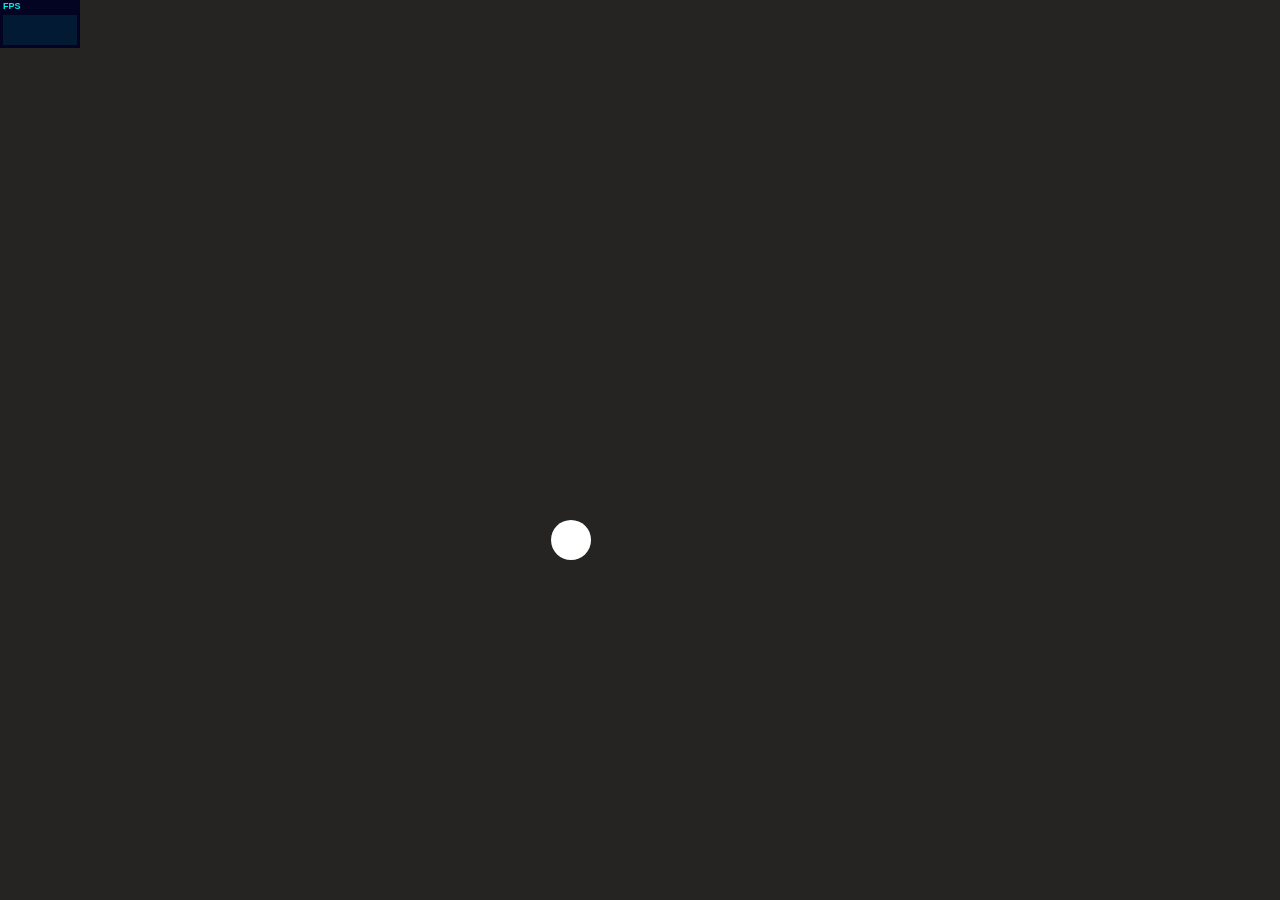
<file: anime-master/documentation/examples/animejs-v2-logo-animation.html>
<!DOCTYPE html>
<html>
<head>
  <title>Anime logo animation | anime.js</title>
  <meta charset="utf-8">
  <meta name="viewport" content="width=device-width, initial-scale=1, maximum-scale=1">
  <meta property="og:title" content="anime.js">
  <meta property="og:url" content="https://animejs.com">
  <meta property="og:description" content="Javascript Animation Engine">
  <meta property="og:image" content="https://animejs.com/documentation/assets/img/icons/og.png">
  <meta name="twitter:card" content="summary">
  <meta name="twitter:title" content="anime.js">
  <meta name="twitter:site" content="@juliangarnier">
  <meta name="twitter:description" content="Javascript Animation Engine">
  <meta name="twitter:image" content="https://animejs.com/documentation/assets/img/icons/twitter.png">
  <link rel="apple-touch-icon-precomposed" href="../assets/img/social-media-image.png">
  <link rel="icon" type="image/png" href="../assets/img/favicon.png">
  <link href="../assets/css/animejs.css" rel="stylesheet">
  <link href="../assets/css/documentation.css" rel="stylesheet">
  <script src="../../lib/anime.min.js"></script>
  <!-- <script src="../assets/js/anime/anime.2.2.0.js"></script> -->
  <style>
    body {
      opacity: 0;
      display: flex;
      flex-direction: column;
      justify-content: center;
    }
    body.ready {
      opacity: 1;
    }
    .logo-animation {
      display: flex;
      align-items: center;
      justify-content: center;
      width: 100%;
      margin-top: -40px;
    }
    .letters {
      position: relative;
      display: flex;
      width: 682px;
      height: 162px;
    }
    .letter {
      position: relative;
      width: 162px;
      height: 162px;
    }
    .letter:not(:first-child) {
      margin-left: -42px;
    }
    .letter-i {
      z-index: 1;
      width: 82px;
      transform-origin: 100% 50%;
    }
    .dot {
      position: absolute;
      width: 42px;
      height: 42px;
      transform: scale(0);
    }
    .dot-i {
      top: 0;
      left: 240px;
    }
    .dot-e {
      bottom: 0;
      right: 0;
    }
    .logo-icon {
      display: flex;
      position: absolute;
      left: 230px;
      top: -10px;
      width: 222px;
      height: 62px;
    }
    .icon {
      width: 62px;
      height: 62px;
      opacity: 0;
    }
    .icon-text {
      position: absolute;
      top: 60px;
      left: 60px;
      width: 160px;
      height: 62px;
    }
    .icon-text path,
    .icon-text polygon {
      opacity: 0;
    }
  </style>
</head>
<body>
  <div class="logo-animation">
    <div class="letters">
      <div class="letter letter-a">
        <svg viewBox="0 0 162 162">
          <g fill="none" fill-rule="evenodd" stroke="#5E89FB">
            <path class="fill in" stroke-width="40" d="M101 141H81a60 60 0 1 1 0-120c33.14 0 59 26.86 60 60v80"/>
            <path class="fill out" stroke-width="40" d="M141 161V81c-1-33.14-26.86-60-60-60a60 60 0 1 0 0 120h20"/>
            <path class="line out" stroke-width="2" d="M121 161V81.33C120.18 58.59 102.7 41 81 41a40 40 0 1 0 0 80h20v40H81A80 80 0 1 1 81 1c43.8 0 78.66 35.27 80 79.7V161h-40z"/>
          </g>
        </svg>
      </div>
      <div class="letter letter-n">
        <svg viewBox="0 0 162 162">
          <g fill="none" fill-rule="evenodd" stroke="#FB155A">
            <path class="fill in" stroke-width="40" d="M21 161V1"/>
            <path class="fill out" stroke-width="40" d="M21 1v160"/>
            <path class="fill in" stroke-width="40" d="M21 161V81c1-33.14 26.86-60 60-60a60 60 0 0 1 60 60v80"/>
            <path class="fill out" stroke-width="40" d="M141 161V81a60 60 0 0 0-60-60c-33.14 0-59 26.86-60 60v80"/>
            <path class="line out" stroke-width="2" d="M41 161V1H1v160h40z"/>
            <path class="line out" stroke-width="2" d="M1 161V80.4C2.35 36.27 37.2 1 81 1a80 80 0 0 1 80 80v80h-40V81a40 40 0 0 0-40-40c-21.7 0-39.18 17.59-40 40.33V161H1z"/>
          </g>
        </svg>
      </div>
      <div class="letter letter-i">
        <svg viewBox="0 0 82 162">
          <g fill="none" fill-rule="evenodd" stroke="#18FF92">
            <path class="fill in" stroke-width="40" d="M21 61v20a60 60 0 0 0 60 60"/>
            <path class="fill out" stroke-width="40" d="M81 141a60 60 0 0 1-60-60V61"/>
            <path class="line out" stroke-width="2" d="M81 121a40 40 0 0 1-40-40V61H1v20a80 80 0 0 0 80 80v-40z"/>
          </g>
        </svg>
      </div>
      <div class="letter letter-m-1">
        <svg viewBox="0 0 162 162">
          <g fill="none" fill-rule="evenodd" stroke="#5E89FB">
            <path class="fill in" stroke-width="40" d="M21 161V1"/>
            <path class="fill out" stroke-width="40" d="M21 1v160"/>
            <path class="fill in" stroke-width="40" d="M21 161V81c1-33.14 26.86-60 60-60a60 60 0 0 1 60 60v80"/>
            <path class="fill out" stroke-width="40" d="M141 161V81a60 60 0 0 0-60-60c-33.14 0-59 26.86-60 60v80"/>
            <path class="line out" stroke-width="2" d="M41 161V1H1v160h40z"/>
            <path class="line out" stroke-width="2" d="M1 161V80.4C2.35 36.27 37.2 1 81 1a80 80 0 0 1 80 80v80h-40V81a40 40 0 0 0-40-40c-21.7 0-39.18 17.59-40 40.33V161H1z"/>
          </g>
        </svg>
      </div>
      <div class="letter letter-m-2">
        <svg viewBox="0 0 162 162">
          <g fill="none" fill-rule="evenodd" stroke="#FB155A">
            <path class="fill in" stroke-width="40" d="M21 161V81c1-33.14 26.86-60 60-60a60 60 0 0 1 60 60v80"/>
            <path class="fill out" stroke-width="40" d="M141 161V81a60 60 0 0 0-60-60c-33.14 0-59 26.86-60 60v80"/>
            <path class="line out" stroke-width="2" d="M1 161V80.4C2.35 36.27 37.2 1 81 1a80 80 0 0 1 80 80v80h-40V81a40 40 0 0 0-40-40c-21.7 0-39.18 17.59-40 40.33V161H1z"/>
          </g>
        </svg>
      </div>
      <div class="letter letter-e">
        <svg viewBox="0 0 162 162">
          <g fill="none" fill-rule="evenodd" stroke="#18FF92">
            <path class="fill in" stroke-width="40" d="M81 101h60V81c-1-33.14-26.86-60-60-60a60 60 0 1 0 0 120"/>
            <path class="fill out" stroke-width="40" d="M81 141a60 60 0 1 1 0-120c33.14 0 59 26.86 60 60v20H81"/>
            <path class="line out" stroke-width="2" d="M81 81v40h80V80.7C159.66 36.27 124.8 1 81 1a80 80 0 1 0 0 160v-40a40 40 0 1 1 0-80c21.6 0 39.01 17.42 39.99 40H81z"/>
          </g>
        </svg>
      </div>
      <div class="logo-icon">
        <div class="icon">
          <svg viewBox="0 0 62 62">
            <g fill="none" fill-rule="evenodd" stroke-width="2" transform="translate(1 1)">
              <path class="icon-curve" stroke="#FF1554" d="M0 16a80.88 80.88 0 0 1 44 44"/>
              <path class="icon-line" stroke="#5E89FB" d="M4 0h54a2 2 0 0 1 2 2.01V58A2 2 0 0 1 58 60H2a2 2 0 0 1-2-2.01V2A2 2 0 0 1 2 0h2z"/>
              <rect width="40" height="40" x="10" y="10" stroke="#18FF92" rx="20"/>
            </g>
          </svg>
        </div>
        <div class="icon-text">
          <svg viewBox="0 0 160 62">
            <g fill="#FBF3FB" fill-rule="evenodd">
              <path d="M27.33 18h1.73l10.15 25.7h-1.69l-3.24-8.24H21.97l-3.28 8.24H17L27.33 18zm6.45 16.1l-5.51-14.55h-.07l-5.73 14.54h11.3z"/>
              <polygon points="51.334 18 53.314 18 69.55 41.58 69.622 41.58 69.622 18 71.206 18 71.206 43.704 69.334 43.704 52.99 19.944 52.918 19.944 52.918 43.704 51.334 43.704"/>
              <polygon points="86.027 18 87.611 18 87.611 43.704 86.027 43.704"/>
              <polygon points="102.433 18 104.701 18 114.745 41.94 114.817 41.94 124.753 18 127.021 18 127.021 43.704 125.437 43.704 125.437 19.944 125.365 19.944 115.573 43.704 113.989 43.704 104.089 19.944 104.017 19.944 104.017 43.704 102.433 43.704"/>
              <polygon points="141.843 18 159.123 18 159.123 19.368 143.427 19.368 143.427 29.664 158.187 29.664 158.187 31.032 143.427 31.032 143.427 42.336 159.303 42.336 159.303 43.704 141.843 43.704"/>
            </g>
          </svg>
        </div>
      </div>
      <div class="dot dot-i">
        <svg viewBox="0 0 42 42">
          <g fill="none" fill-rule="evenodd">
            <rect width="40" height="40" x="1" y="1" fill="#17F28C" rx="20"/>
          </g>
        </svg>
      </div>
      <div class="dot dot-e">
        <svg viewBox="0 0 42 42">
          <g fill="none" fill-rule="evenodd">
            <rect width="40" height="40" x="1" y="1" fill="#FFFFFF" rx="20"/>
          </g>
        </svg>
      </div>
    </div>
  </div>
  <script>

    var logoAnimation = (function() {

      var logoEl = document.querySelector('.logo-animation');
      var pathEls = document.querySelectorAll('.logo-animation path:not(.icon-curve)');
      var innerWidth = window.innerWidth;
      var maxWidth = 740;
      var logoScale = innerWidth <= maxWidth ? innerWidth / maxWidth : 1;
      var logoTimeline = anime.timeline({ autoplay: false, direction: 'alternate', loop: true });

      logoEl.style.transform = 'translateY(50px) scale('+logoScale+')';

      for (var i = 0; i < pathEls.length; i++) {
        var el = pathEls[i];
        el.setAttribute('stroke-dashoffset', anime.setDashoffset(el));
      }

      logoTimeline
        .add({
          targets: '.dot-e',
          translateX: [
            { value: -600, duration: 520, delay: 200, easing: 'easeInQuart' },
            { value: [-100, 0], duration: 500, delay: 1000, easing: 'easeOutQuart' }
          ],
          scale: [
            { value: [0, 1], duration: 200, easing: 'easeOutBack' },
            { value: 0, duration: 20, delay: 500, easing: 'easeInQuart' },
            { value: 1, duration: 200, delay: 1000, easing: 'easeOutQuart' },
            { value: 0, duration: 400, delay: 500, easing: 'easeInBack' }
          ]
        }, 0)
        .add({
          targets: '.dot-i',
          translateY: { value: [-200, 0], duration: 500, elasticity: 400 },
          scale: [
            { value: [0, 1], duration: 100, easing: 'easeOutQuart' },
            { value: 0, duration: 400, delay: 1400, easing: 'easeInBack' }
          ],
          delay: 1200
        }, 0)
        .add({
          targets: '.fill.in',
          strokeDashoffset: {
            value: [anime.setDashoffset, 0],
            duration: 600,
            delay: function(el, i, t) { return 700 + ( i * 100 ); },
            easing: 'easeOutQuart'
          },
          stroke: {
            value: ['#FFF', function(el) { return anime.get(el.parentNode, 'stroke') } ],
            duration: 500,
            delay: 500,
            easing: 'easeInQuad'
          },
          opacity: {
            value: 0,
            duration: 1,
            delay: function(el, i, t) { return 1900 + ( i * 80 ); },
          }
        }, 0)
        .add({
          targets: '.fill.out',
          strokeDashoffset: [
            { value: [anime.setDashoffset, anime.setDashoffset], duration: 1890 },
            {
              value: [0, anime.setDashoffset],
              duration: 800,
              delay: function(el, i) { return (i * 80); },
              easing: 'easeInQuart'
            }
          ]
        }, 0)
        .add({
          targets: '.line.out',
          strokeDashoffset: {
            value: [0, anime.setDashoffset],
            duration: 1200,
            delay: function(el, i, t) { return 2500 + ( i * 100 ); },
            easing: 'easeInQuart'
          },
          strokeWidth: {
            value: [0, 2],
            delay: function(el, i, t) { return 2000 + ( i * 100 ); },
            duration: 200,
            easing: 'linear'
          }
        }, 0)
        .add({
          targets: '.icon',
          opacity: { value: 1, duration: 10, delay: 2800, easing: 'linear' },
          translateY: { value: 60, duration: 800 },
          delay: 4200
        }, 0)
        .add({
          targets: '.icon-line',
          strokeDashoffset: [
            { value: [anime.setDashoffset, anime.setDashoffset], duration: 3000 },
            { value: 0, duration: 1200, easing: 'easeInOutQuart' }
          ],
          strokeWidth: {
            value: [8, 2],
            delay: 3000,
            duration: 800,
            easing: 'easeInQuad'
          },
          stroke: {
            value: ['#FFF', function(el) { return anime.get(el, 'stroke') } ],
            duration: 800,
            delay: 3400,
            easing: 'easeInQuad'
          }
        }, 0)
        .add({
          targets: ['.icon-text path', '.icon-text polygon'],
          translateY: [50, 0],
          opacity: { value: [0, 1], duration: 100, easing: 'linear' },
          delay: function(el, i, t) { return 4200 + ( i * 20 ); }
        }, 0)
        
      function init() {
        document.body.classList.add('ready');
        logoTimeline.play();
      }

      return {
        init: init
      }

    })();

    window.onload = function() {
      logoAnimation.init();
    }

  </script>
  <script src="../assets/js/vendors/stats.min.js"></script>
</body>
</html>
</file>
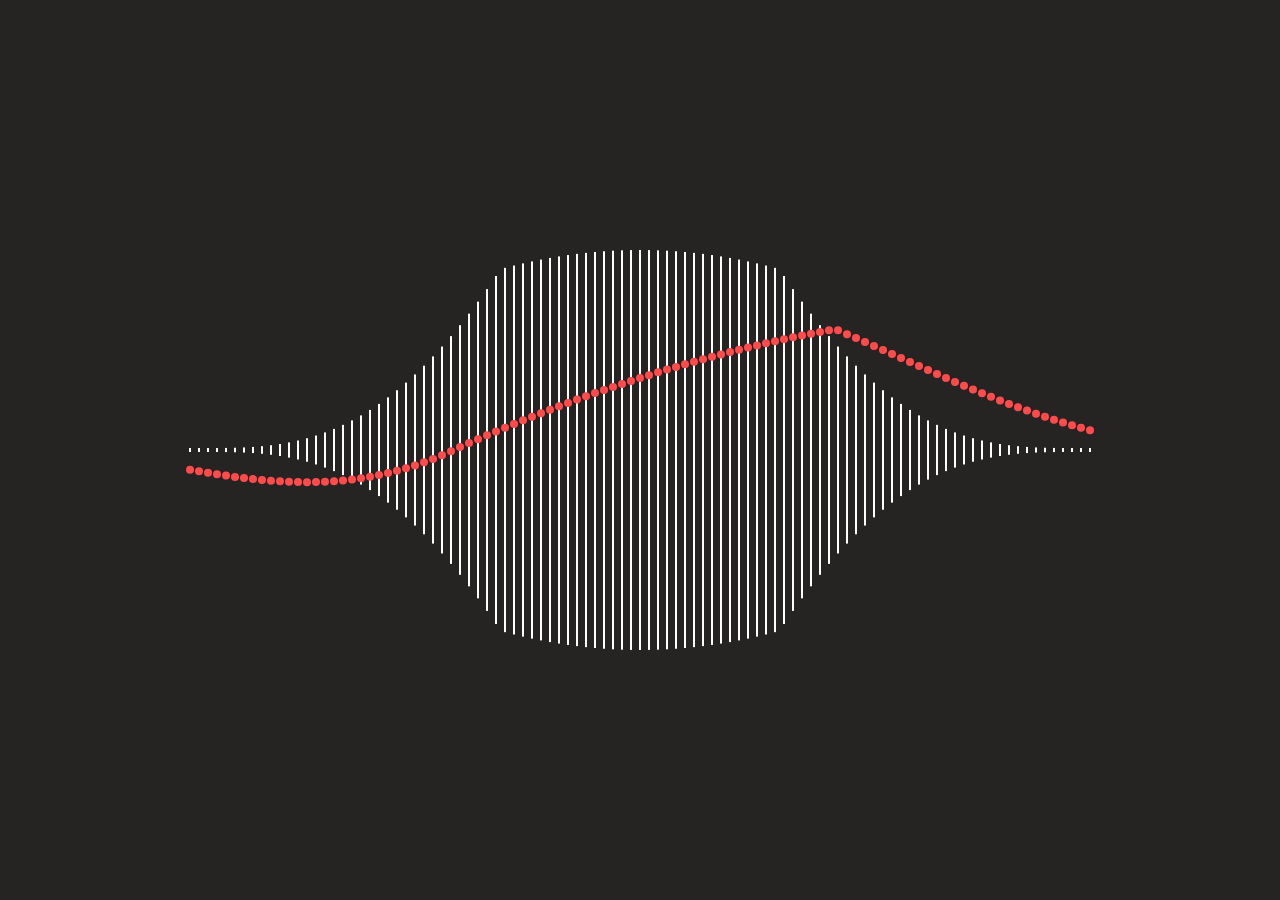
<file: anime-master/documentation/examples/built-in-easings.html>
<!DOCTYPE html>
<html>
<head>
  <title>built-in easings • anime.js</title>
  <meta charset="utf-8">
  <meta name="viewport" content="width=device-width, initial-scale=1, maximum-scale=1">
  <meta property="og:title" content="anime.js">
  <meta property="og:url" content="https://animejs.com">
  <meta property="og:description" content="Javascript Animation Engine">
  <meta property="og:image" content="https://animejs.com/documentation/assets/img/icons/og.png">
  <meta name="twitter:card" content="summary">
  <meta name="twitter:title" content="anime.js">
  <meta name="twitter:site" content="@juliangarnier">
  <meta name="twitter:description" content="Javascript Animation Engine">
  <meta name="twitter:image" content="https://animejs.com/documentation/assets/img/icons/twitter.png">
  <link rel="apple-touch-icon-precomposed" href="../assets/img/social-media-image.png">
  <link rel="icon" type="image/png" href="../assets/img/favicon.png" >
  <link href="../assets/css/animejs.css" rel="stylesheet">
  <link href="../assets/css/documentation.css" rel="stylesheet">
  <style>

    :root {
      font-size: 24px;
    }

    body {
      display: flex;
      flex-wrap: wrap;
      justify-content: center;
      align-items: center;
      height: 100vh;
    }

    .easing-visualizer {
      position: relative;
      display: flex;
      align-items: center;
      justify-content: space-between;
      width: 100%;
      max-width: 908px;
      padding-bottom: 50%;
    }

    .easing-visualizer .wrapper {
      position: absolute;
      bottom: 0;
      display: flex;
      align-items: center;
      justify-content: space-between;
      width: 100%;
      height: 100%;
    }

    .easing-visualizer .bar {
      width: 2px;
      height: 4px;
      margin: 0 3px;
      background-color: currentColor;
      transform-origin: 50% 50%;
    }

    .easing-visualizer .dot {
      position: relative;
      width: 8px;
      height: 8px;
      background-color: currentColor;
      border-radius: 50%;
    }

  </style>
</head>
<body>

  <div class="easing-visualizer">
    <div class="wrapper bars-wrapper"></div>
    <div class="wrapper dots-wrapper"></div>
  </div>

</body>
<script type="module">

  import anime from '../../src/index.js';

  const easingVisualizerEl = document.querySelector('.easing-visualizer');
  const barsWrapperEl = easingVisualizerEl.querySelector('.bars-wrapper');
  const dotsWrapperEl = easingVisualizerEl.querySelector('.dots-wrapper');
  const barsFragment = document.createDocumentFragment();
  const dotsFragment = document.createDocumentFragment();
  const numberOfBars = 101;

  for (let i = 0; i < numberOfBars; i++) {
    const barEl = document.createElement('div');
    const dotEl = document.createElement('div');
    barEl.classList.add('bar');
    dotEl.classList.add('dot');
    dotEl.classList.add('color-red');
    barsFragment.appendChild(barEl);
    dotsFragment.appendChild(dotEl);
  }

  barsWrapperEl.appendChild(barsFragment);
  dotsWrapperEl.appendChild(dotsFragment);

  // anime.setValue('.easing-visualizer .dot', { translateX: anime.stagger(6) });

  function animateEasing() {

    const easings = [];
    for (let ease in anime.penner) easings.push(ease);
    easings.push('steps('+anime.random(5, 20)+')');
    easings.push('cubicBezier(0.545, 0.475, 0.145, 1)');
    const ease = easings[anime.random(0, easings.length - 1)];
    const duration = 450;

    anime.timeline({
      complete: animateEasing,
      easing: ease,
      duration: duration
    })
    .add({
      targets: '.easing-visualizer .bar',
      scaleY: anime.stagger([1, 100], {easing: ease, from: 'center', direction: 'reverse'}),
      delay: anime.stagger(14, {from: 'center'})
    })
    .add({
      targets: '.easing-visualizer .dot',
      translateY: anime.stagger(['-6rem', '6rem'], {easing: ease, from: 'last'}),
      delay: anime.stagger(10, {from: 'center'})
    }, 0);

  }

  animateEasing();

</script>
</html>
</file>
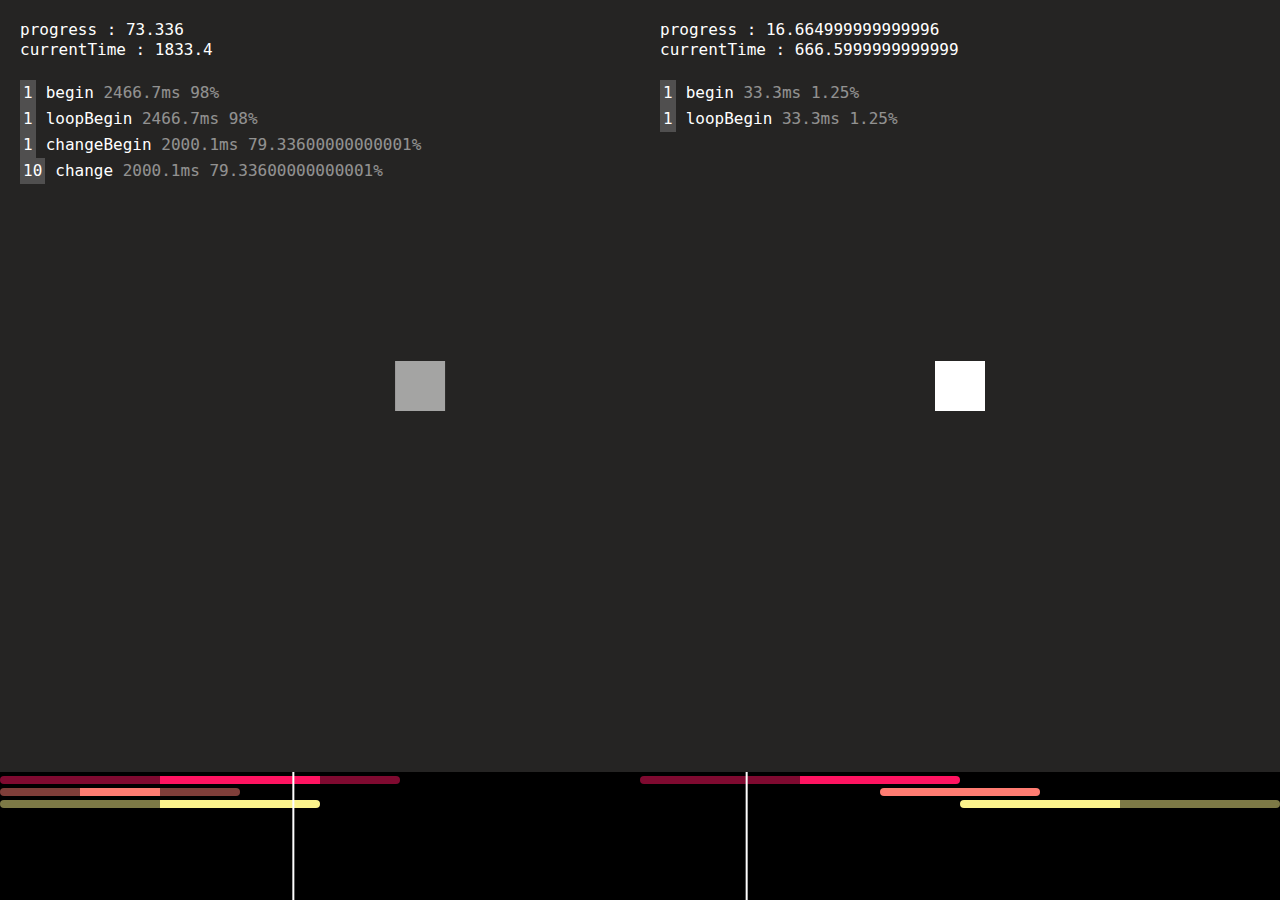
<file: anime-master/documentation/examples/callbacks.html>
<!DOCTYPE html>
<html>
<head>
  <title>Anime states system | anime.js</title>
  <meta charset="utf-8">
  <meta name="viewport" content="width=device-width, initial-scale=1, maximum-scale=1">
  <meta property="og:title" content="anime.js">
  <meta property="og:url" content="https://animejs.com">
  <meta property="og:description" content="Javascript Animation Engine">
  <meta property="og:image" content="https://animejs.com/documentation/assets/img/icons/og.png">
  <meta name="twitter:card" content="summary">
  <meta name="twitter:title" content="anime.js">
  <meta name="twitter:site" content="@juliangarnier">
  <meta name="twitter:description" content="Javascript Animation Engine">
  <meta name="twitter:image" content="https://animejs.com/documentation/assets/img/icons/twitter.png">
  <link rel="apple-touch-icon-precomposed" href="../assets/img/social-media-image.png">
  <link rel="icon" type="image/png" href="../assets/img/favicon.png" >
  <link href="../assets/css/animejs.css" rel="stylesheet">
  <link href="../assets/css/documentation.css" rel="stylesheet">
  <style>

    body {
      display: flex;
      flex-wrap: no-wrap;
      justify-content: space-around;
      align-items: center;
      position: absolute;
      width: 100%;
      height: 100vh;
      padding-bottom: 128px;
    }

    .el {
      width: 50px;
      height: 50px;
      background-color: currentColor;
    }

    .log {
      overflow-y: scroll;
      position: absolute;
      top: 0;
      height: 100%;
      padding: 20px;
      padding-top: 80px;
      font-size: 16px;
      line-height: 20px;
      text-align: left;
      font-family: monospace;
    }

    .log-animation {
      left: 0;
      width: 50%;
    }

    .log-timeline {
      left: 50%;
      width: 50%;
    }

    .counter {
      display: inline-block;
      margin-right: 10px;
      padding: 3px;
      background-color: rgba(255,255,255,.2);
    }

    .currentTime, .progress { opacity: .5 }

    .time {
      position: absolute;
      top: 0;
      height: 80px;
      padding: 20px;
      font-size: 16px;
      line-height: 20px;
      text-align: left;
      font-family: monospace;
    }

    .time-animation {
      left: 0;
      width: 50%;
    }

    .time-timeline {
      left: 50%;
      width: 50%;
    }

    /* Player animation */

    .timeline {
      position: fixed;
      bottom: 0;
      height: 128px;
      padding-top: 4px;
      background-color: #000;
    }

    .timeline.player-animation {
      width: 50%;
      left: 0;
    }

    .timeline.player-timeline {
      width: 50%;
      left: 50%;
    }

    .tl-needle {
      position: absolute;
      z-index: 2;
      top: 0;
      left: 0;
      bottom: 0;
      width: 2px;
      margin-left: -1px;
      background-color: #FFF;
    }

    .tl-animation {
      position: relative;
      display: flex;
      justify-content: space-between;
      width: auto;
      height: 8px;
      margin-bottom: 4px;
      background-color: currentColor;
      border-radius: .5rem;
    }

    .tl-delay,
    .tl-end-delay {
      width: auto;
      height: 100%;
      background-color: rgba(0,0,0,.5);
    }

  </style>
</head>
<body>

  <div class="el color-04"></div>

  <div class="el color-08"></div>

  <div class="log log-animation"></div>
  <div class="time time-animation"></div>

  <div class="log log-timeline"></div>
  <div class="time time-timeline"></div>

</body>
<script type="module">

  import anime from '../../src/index.js';

  var animationTimeLogEl = document.querySelector('.time-animation');
  var timelineTimeLogEl = document.querySelector('.time-timeline');

  var animation = anime({
    targets: '.el.color-04',
    translateX: [
      {value: 200},
      {value: -200},
      {value: 200}
    ],
    rotate: {
      value: 720,
      easing: 'easeInOutCirc',
      duration: 500,
      delay: 500
    },
    opacity: {
      value: .5,
      easing: 'linear',
      duration: 1000,
      delay: 1000,
      endDelay: 0
    },
    delay: 1000,
    endDelay: 500,
    duration: 1000,
    easing: 'easeOutQuad',
    direction: 'reverse',
    loop: 2,
    autoplay: false,
    update: function(a) {
      animationTimeLogEl.innerHTML = 'progress : ' + a.progress + '<br>currentTime : ' + a.currentTime;
    },
  });


  var tl = anime.timeline({
    targets: '.el.color-08',
    easing: 'easeInOutQuad',
    autoplay: false,
    direction: 'alternate',
    loop: 3,
    update: function(a) {
      timelineTimeLogEl.innerHTML = 'progress : ' + a.progress + '<br>currentTime : ' + a.currentTime;
    }
  })
  .add({
    translateX: 100,
    delay: 1000
  })
  .add({
    translateY: 100
  }, '-=500')
  .add({
    rotate: 360,
    endDelay: 1000
  }, '-=500');


  function animePlayer(instance, playerClass) {

    function createEl(type, className, parentEl) {
      var el = document.createElement(type);
      if (className) el.classList.add(className);
      if (parentEl) parentEl.appendChild(el);
      return el;
    }

    var timelineEl = createEl('div', 'timeline', document.body);
    if (playerClass) timelineEl.classList.add(playerClass);
    var needleEl = createEl('div', 'tl-needle', timelineEl);
    var animations = [];
    var colors = ['#FF1461','#FF7C72','#FBF38C','#A6FF8F','#18FF92','#1CE2B2','#5EF3FB','#61C3FF','#5A87FF','#8453E3','#C26EFF','#FB89FB'];
    var colorIndex = 0;

    function convertMStoEM(ms) { return ms / 100; }
    function convertEMtoMS(em) { return parseFloat(em) * 250; }

    function createAnimationLog(animObj, timelineOffset) {
      var anim = animObj;
      anim.player = {};
      anim.player.animationEl = createEl('div', 'tl-animation', timelineEl);
      anim.player.delayEl = createEl('div', 'tl-delay', anim.player.animationEl);
      anim.player.endDelayEl = createEl('div', 'tl-end-delay', anim.player.animationEl);
      anim.update = function() {
        anime.set(anim.player.animationEl, {
          left: convertMStoEM(timelineOffset) + 'em',
          width: convertMStoEM(anim.duration) + 'em'
        });
        anime.set(anim.player.delayEl, {width: (anim.delay / anim.duration) * 100 + '%'});
        anime.set(anim.player.endDelayEl, {width: (anim.endDelay / anim.duration) * 100 + '%'});
      }
      anime.set(anim.player.animationEl, {color: colors[colorIndex]});
      colorIndex++;
      if (!colors[colorIndex]) colorIndex = 0;
      anim.update();
      animations.push(anim);
      return anim;
    }

    instance.pause();

    var playerAnimation = anime({
      targets: needleEl,
      translateX: convertMStoEM(instance.duration) + 'em',
      duration: instance.duration,
      direction: instance.direction,
      loop: instance.loop,
      easing: 'linear',
      update: function(a) {
        instance.seek(a.currentTime);
      },
      complete: function(a) {
        instance.seek(a.currentTime);
      }
    });

    if (instance.children.length) {
      instance.children.forEach(function(child) {
        child.animations.forEach(function(anim) {
          createAnimationLog(anim, child.timelineOffset);
        });
      })
    } else {
      instance.animations.forEach(function(anim) {
        createAnimationLog(anim);
      });
    }

  }

  animePlayer(animation, 'player-animation');
  animePlayer(tl, 'player-timeline');

  function logCallbacks(animation, logEl, callbacks) {

    function appendLog(cbName) {
      animation[cbName] = function() {
        var pEl = document.createElement('p');
        var counterSpanEl = document.createElement('span');
        var currentTimeSpanEl = document.createElement('span');
        var progressSpanEl = document.createElement('span');
        var textSpanEl = document.createElement('span');
        var lastPEl = logEl.querySelector('p:last-child');
        currentTimeSpanEl.innerHTML = ' ' + animation.currentTime + 'ms';
        progressSpanEl.innerHTML = ' ' + animation.progress + '%';
        if (lastPEl && lastPEl.querySelector('.text').innerHTML === cbName) {
          var lastCountEl = lastPEl.querySelector('.counter');
          var lastCountValue = parseFloat(lastCountEl.innerHTML);
          lastCountValue++;
          lastCountEl.innerHTML = lastCountValue;
        } else {
          counterSpanEl.innerHTML = 1;
          textSpanEl.innerHTML = cbName;
          counterSpanEl.classList.add('counter');
          textSpanEl.classList.add('text');
          currentTimeSpanEl.classList.add('currentTime');
          progressSpanEl.classList.add('progress');
          pEl.appendChild(counterSpanEl);
          pEl.appendChild(textSpanEl);
          pEl.appendChild(currentTimeSpanEl);
          pEl.appendChild(progressSpanEl);
          logEl.appendChild(pEl);
          logEl.scrollTop = logEl.scrollHeight;
        }
      }
    }

    callbacks.forEach(appendLog);

  }

  logCallbacks(animation, document.querySelector('.log-animation'), [
    'begin',
    'loopBegin',
    'changeBegin',
    'change',
    'changeComplete',
    'loopComplete',
    'complete'
  ]);


  logCallbacks(tl, document.querySelector('.log-timeline'), ['begin',
    'loopBegin',
    'changeBegin',
    'change',
    'changeComplete',
    'loopComplete',
    'complete'
  ]);


</script>
</html>
</file>
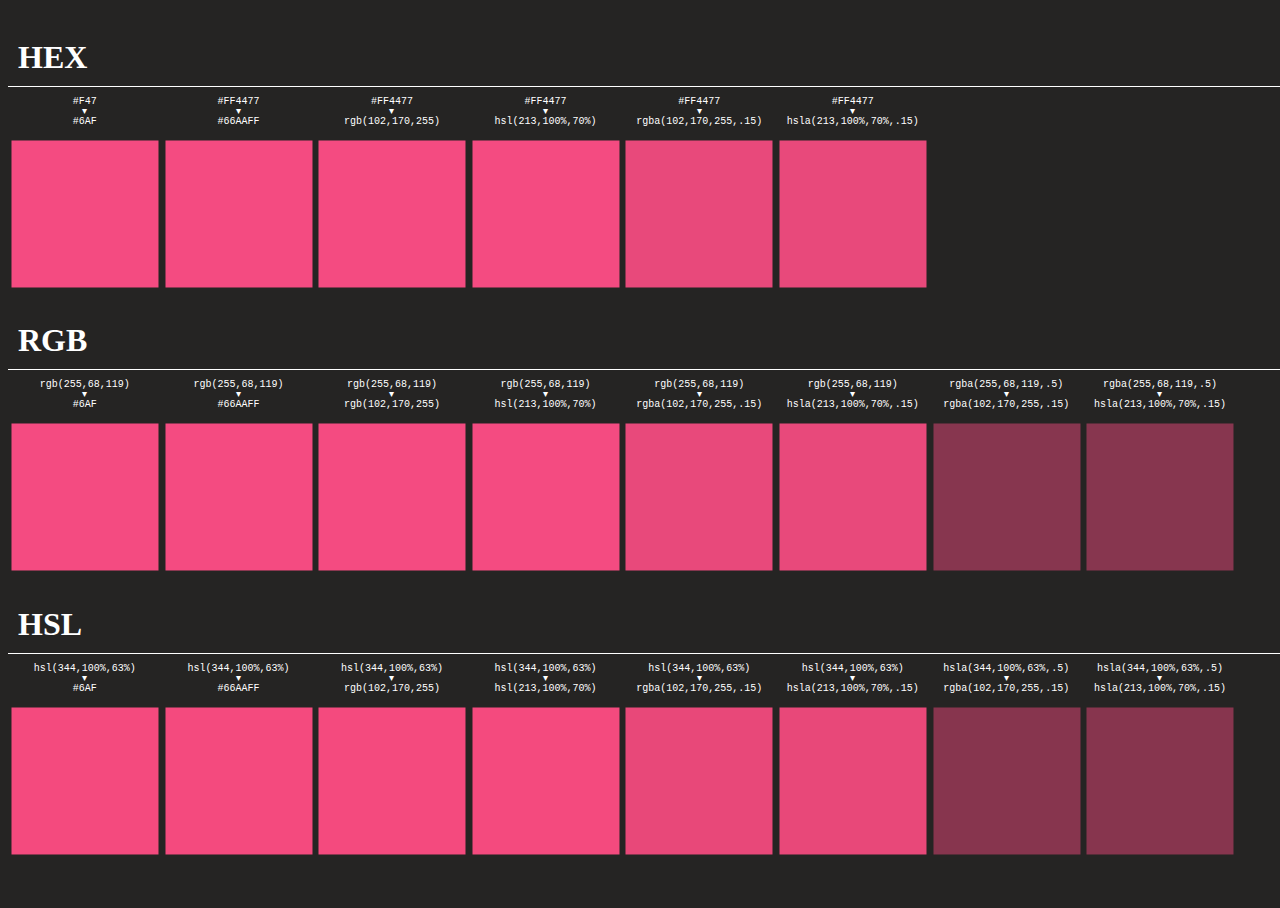
<file: anime-master/documentation/examples/colors-test.html>
<!DOCTYPE html>
<html>
<head>
  <title>Colors test | anime.js</title>
  <meta charset="utf-8">
  <meta name="viewport" content="width=device-width, initial-scale=1, maximum-scale=1">
  <meta property="og:title" content="anime.js">
  <meta property="og:url" content="https://animejs.com">
  <meta property="og:description" content="Javascript Animation Engine">
  <meta property="og:image" content="https://animejs.com/documentation/assets/img/icons/og.png">
  <meta name="twitter:card" content="summary">
  <meta name="twitter:title" content="anime.js">
  <meta name="twitter:site" content="@juliangarnier">
  <meta name="twitter:description" content="Javascript Animation Engine">
  <meta name="twitter:image" content="https://animejs.com/documentation/assets/img/icons/twitter.png">
  <link rel="apple-touch-icon-precomposed" href="../assets/img/social-media-image.png">
  <link rel="icon" type="image/png" href="../assets/img/favicon.png">
  <link href="../assets/css/documentation.css" rel="stylesheet">
  <script src="../../lib/anime.min.js"></script>
  <!-- <script src="../assets/js/anime/anime.2.0.2.js"></script> -->
  <!-- <script src="../assets/js/anime/anime.1.3.js"></script> -->
  <style>
    body {
      width: 100%;
      height: 100vh;
    }
    .color-tests {
      display: flex;
      flex-wrap: wrap;
    }
    .section-title {
      display: block;
      width: 100%;
      margin-bottom: 10px;
      padding: 10px;
      border-bottom: 1px solid #FFF;
    }
    .color-test {
      flex-shrink: 2;
      text-align: center;
      font-size: 10px;
      line-height: 1em;
      font-family: monospace;
    }
    .color-el {
      display: flex;
      align-items: center;
      justify-content: center;
      position: relative;
      width: 12vw;
      height: 12vw;
      margin-top: 10px;
    }
  </style>
</head>
<body>
  <section class="color-section">
    <h1 class="section-title">HEX</h1>
    <div class="color-tests">
      <div class="color-test hex-to-hex-shorthand">#F47<br>▾<br>#6AF</div>
      <div class="color-test hex-to-hex">#FF4477<br>▾<br>#66AAFF</div>
      <div class="color-test hex-to-rgb">#FF4477<br>▾<br>rgb(102,170,255)</div>
      <div class="color-test hex-to-hsl">#FF4477<br>▾<br>hsl(213,100%,70%)</div>
      <div class="color-test hex-to-rgba">#FF4477<br>▾<br>rgba(102,170,255,.15)</div>
      <div class="color-test hex-to-hsla">#FF4477<br>▾<br>hsla(213,100%,70%,.15)</div>
    </div>
  </section>
  <section class="color-section">
    <h1 class="section-title">RGB</h1>
    <div class="color-tests">
      <div class="color-test rgb-to-hex-shorthand">rgb(255,68,119)<br>▾<br>#6AF</div>
      <div class="color-test rgb-to-hex">rgb(255,68,119)<br>▾<br>#66AAFF</div>
      <div class="color-test rgb-to-rgb">rgb(255,68,119)<br>▾<br>rgb(102,170,255)</div>
      <div class="color-test rgb-to-hsl">rgb(255,68,119)<br>▾<br>hsl(213,100%,70%)</div>
      <div class="color-test rgb-to-rgba">rgb(255,68,119)<br>▾<br>rgba(102,170,255,.15)</div>
      <div class="color-test rgb-to-hsla">rgb(255,68,119)<br>▾<br>hsla(213,100%,70%,.15)</div>
      <div class="color-test rgba-to-rgba">rgba(255,68,119,.5)<br>▾<br>rgba(102,170,255,.15)</div>
      <div class="color-test rgba-to-hsla">rgba(255,68,119,.5)<br>▾<br>hsla(213,100%,70%,.15)</div>
    </div>
  </section>
  <section class="color-section">
    <h1 class="section-title">HSL</h1>
    <div class="color-tests">
      <div class="color-test hsl-to-hex-shorthand">hsl(344,100%,63%)<br>▾<br>#6AF</div>
      <div class="color-test hsl-to-hex">hsl(344,100%,63%)<br>▾<br>#66AAFF</div>
      <div class="color-test hsl-to-rgb">hsl(344,100%,63%)<br>▾<br>rgb(102,170,255)</div>
      <div class="color-test hsl-to-hsl">hsl(344,100%,63%)<br>▾<br>hsl(213,100%,70%)</div>
      <div class="color-test hsl-to-rgba">hsl(344,100%,63%)<br>▾<br>rgba(102,170,255,.15)</div>
      <div class="color-test hsl-to-hsla">hsl(344,100%,63%)<br>▾<br>hsla(213,100%,70%,.15)</div>
      <div class="color-test hsla-to-rgba">hsla(344,100%,63%,.5)<br>▾<br>rgba(102,170,255,.15)</div>
      <div class="color-test hsla-to-hsla">hsla(344,100%,63%,.5)<br>▾<br>hsla(213,100%,70%,.15)</div>
    </div>
  </section>
  <script>

    var colorTestEls = document.querySelectorAll('.color-test');

    function createTest(el) {
      var testHtml = el.innerHTML;
      var testValues = testHtml.split('<br>▾<br>');
      var colorEl = document.createElement('div');
      colorEl.classList.add('color-el');
      el.appendChild(colorEl);
      anime({
        targets: colorEl,
        backgroundColor: [testValues[0], testValues[1]],
        scale: [.97, .75],
        direction: 'alternate',
        easing: 'easeInOutSine',
        duration: 4000,
        loop: true
      });
    }

    for (var i = 0; i < colorTestEls.length; i++) createTest(colorTestEls[i]);

  </script>
</body>
</html>
</file>
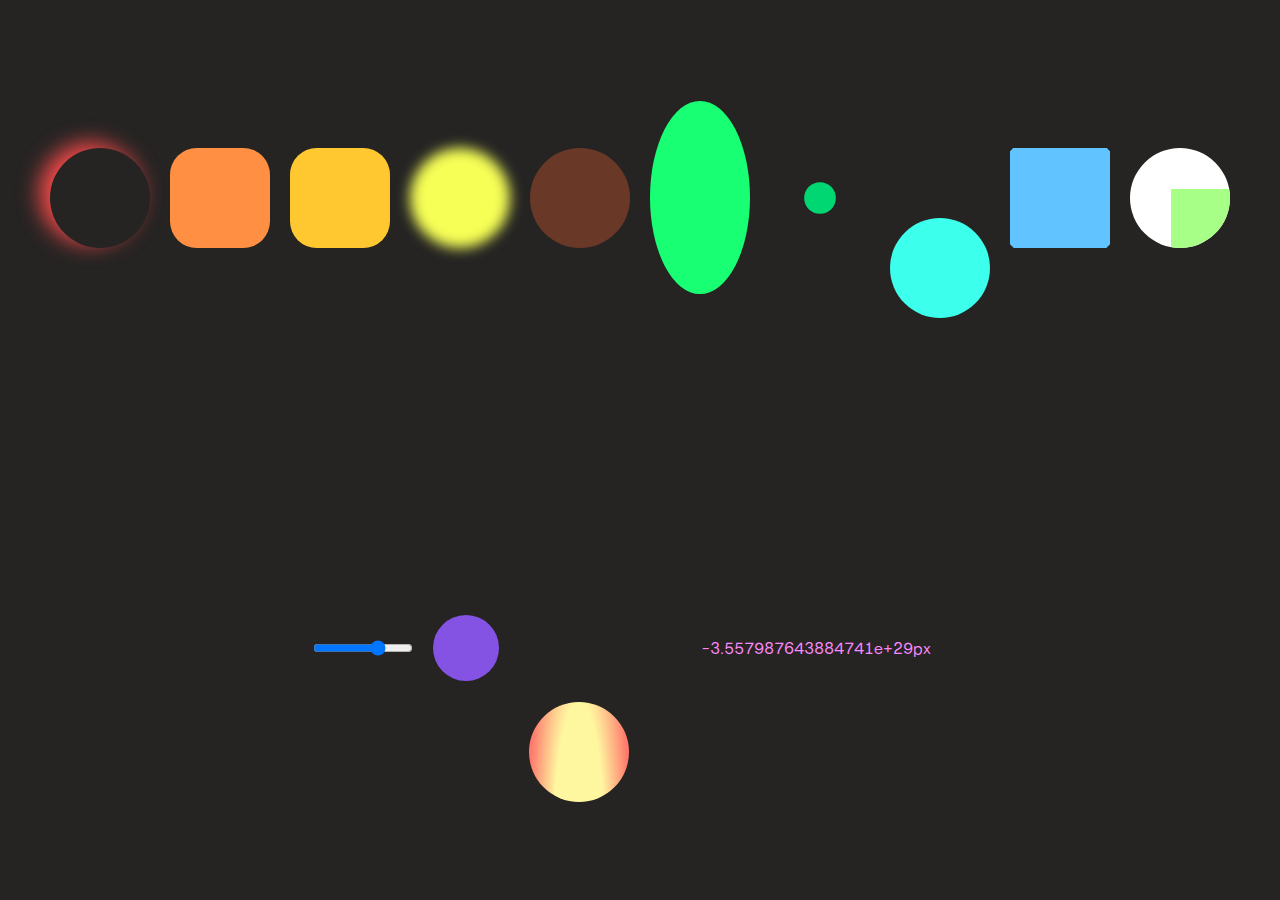
<file: anime-master/documentation/examples/complex-properties.html>
<!DOCTYPE html>
<html>
<head>
  <title>Complex properties | anime.js</title>
  <meta charset="utf-8">
  <meta name="viewport" content="width=device-width, initial-scale=1, maximum-scale=1">
  <meta property="og:title" content="anime.js">
  <meta property="og:url" content="https://animejs.com">
  <meta property="og:description" content="Javascript Animation Engine">
  <meta property="og:image" content="https://animejs.com/documentation/assets/img/icons/og.png">
  <meta name="twitter:card" content="summary">
  <meta name="twitter:title" content="anime.js">
  <meta name="twitter:site" content="@juliangarnier">
  <meta name="twitter:description" content="Javascript Animation Engine">
  <meta name="twitter:image" content="https://animejs.com/documentation/assets/img/icons/twitter.png">
  <link rel="apple-touch-icon-precomposed" href="../assets/img/social-media-image.png">
  <link href="../assets/css/animejs.css" rel="stylesheet">
  <link href="../assets/css/documentation.css" rel="stylesheet">
  <!-- <script src="../../lib/anime.min.js"></script> -->
  <!-- <script src="../assets/js/anime/anime.1.3.js"></script> -->
  <!-- <script src="../assets/js/anime/anime.2.0.1.js"></script> -->
  <style>
    body {
      display: flex;
      flex-wrap: wrap;
      justify-content: center;
      align-items: center;
      min-height: 100vh;
    }
    .item {
      width: 100px;
      height: 100px;
      margin-top: 20px;
      border-radius: 50%;
      background-color: currentColor;
      margin: 10px;
    }
    .box-shadow {
      background-color: transparent;
    }
    .clip-path {
      border-radius: 0;
    }
    .auto-property {
      background-image: radial-gradient(50% 100%, #FFF7A0 50%, #FF7A6D 100%);
      background-size: auto 100px;
    }
    .exponent-values {
      width: 300px;
      background-color: transparent;
      text-align: center;
    }
  </style>
</head>
<body>
  <div class="box-shadow item color-red"></div>
  <div class="unit-less item color-orange"></div>
  <div class="specified-unit item color-lightorange"></div>
  <div class="filter item color-yellow"></div>
  <div class="rgba item color-citrus"></div>
  <div class="calc item color-green"></div>
  <div class="zero-value item color-darkgreen"></div>
  <div class="round-value item color-turquoise"></div>
  <div class="clip-path item color-skyblue"></div>
  <svg class="item" xmlns="http://www.w3.org/2000/svg" viewBox="0 0 100 100">
    <g id="Page-1" fill="none" fill-rule="evenodd">
      <g id="svg" fill="#A7FF87">
        <rect id="Rectangle" width="50" height="50" x="25" y="25"/>
      </g>
    </g>
  </svg>
  <input class="item" type="range" value="0" min="0" max="100">
  <div class="basic-css color-lavender item"></div>
  <div class="auto-property color-purple item"></div>
  <input class="exponent-values color-pink item" value="-1.1234567890123456789e+30px"></input>
  <script type="module">
    
    import anime from "../../src/index.js";

    var boxShadow = anime({
      targets: '.box-shadow',
      boxShadow: [
        {value: ['10px -10px 10px 0 currentColor', '10px 10px 20px 0 currentColor']},
        {value: '-10px 10px 30px 0 currentColor'},
        {value: '-10px -10px 20px 0 currentColor'},
        {value: '10px -10px 10px 0 currentColor'}
      ],
      loop: true,
      easing: 'linear'
    });
    var unitLess = anime({
      targets: '.unit-less',
      borderRadius: 16,
      loop: true,
      direction: 'alternate',
      easing: 'linear'
    });
    var specifiedUnit = anime({
      targets: '.specified-unit',
      borderRadius: '1em',
      loop: true,
      direction: 'alternate',
      easing: 'linear'
    });
    var filter = anime({
      targets: '.filter',
      filter: ["blur(20px)", "blur(0px)"],
      loop: true,
      direction: 'alternate',
      easing: 'linear'
    });
    var rgba = anime({
      targets: '.rgba',
      backgroundColor: ['rgba(255,100,50,1)', 'rgba(255,100,50,.0)'],
      loop: true,
      direction: 'alternate',
      easing: 'linear'
    });
    var calc = anime({
      targets: '.calc',
      height: ['calc(25% - 100px)', 'calc(25% - 0px)'],
      loop: true,
      direction: 'alternate',
      easing: 'linear'
    });
    var zeroValue = anime({
      targets: '.zero-value',
      scale: 0,
      loop: true,
      direction: 'alternate',
      easing: 'linear'
    });
    var roundValue = anime({
      targets: '.round-value',
      translateY: 100,
      round: .1,
      loop: true,
      direction: 'alternate',
      easing: 'linear'
    });
    var clipPath = anime({
      targets: '.clip-path',
      clipPath: ['circle(0px at center)', 'circle(100px at center)'],
      loop: true,
      direction: 'alternate',
      easing: 'linear'
    });
    var svgTransform = anime({
      targets: 'rect',
      transform: 'translate(10 10) scale(2)',
      loop: true,
      direction: 'alternate',
      easing: 'linear'
    });
    var rangeValue = anime({
      targets: 'input[type="range"]',
      value: 100,
      loop: true,
      direction: 'alternate',
      easing: 'linear'
    });
    var basicCSS = anime({
      targets: '.basic-css',
      width: 50,
      height: 50,
      loop: true,
      direction: 'alternate',
      easing: 'linear'
    });
    var autoProperty = anime({
      targets: '.auto-property',
      backgroundSize: ['auto 10px', 'auto 400px'],
      margin: '20% 40px 10px 30px',
      loop: true,
      direction: 'alternate',
      easing: 'linear'
    });
    var exponentValues = anime({
      targets: '.exponent-values',
      value: '+1.0123456789012346e+21px',
      loop: true,
      direction: 'alternate',
      easing: 'linear'
    });
  </script>
</body>
</html>
</file>
<file: css/css-general.css>
body{
    background-color: #185ADB;
}
@font-face{
    font-family: 'Slate Pro';
    src: url(../fonts/SlatePro-Black.ttf);
}
*{
    font-family: Slate Pro;
    font-weight: 100;
}
/*CABECERA*/
header{
    background-color: #FFC947;
}
nav{
    background-color: #FFC947;
    border-radius: 0px 0px 30px 30px;
    -webkit-border-radius: 0px 0px 30px 30px;
    -moz-border-radius: 0px 0px 30px 30px;
}
.btn{
    box-shadow: 0.2rem 0.2rem #000000;
}
.nombre-sitio{
    font-family: Slate Pro;
    text-shadow: 2px 2px 5px rgba(254, 221, 190, 1);
    color: #0A1931;
    font-size: 6rem;
}
nav a{
    color: white;
    text-decoration: none;
}
nav a:hover{
    color: white;
}


.flecha{
    height: 30px;
}
#flecha-giratoria {
    transition: transform 0.5s ease-in-out;
}
@media screen and (min-width: 992px) {
   #elementos {
      display: flex !important;
    }
}
/*Para cambiar el color del botón en donde estoy*/
.seleccionado{
    background-color: orange;
    border-color: black;
}
.seleccionado:hover{
    background-color: orange;
    border-color: black;
}


/*Artículos*/
p,li{
    color: #ededed;
}
h2,h3,h4,h5,h6{
    color: #ff8000;
}
article {
    border: 0.125rem solid #0A1931;
    border-radius: 0.625rem;
    padding: 1.25rem;
    box-shadow: 0 0 0.625rem rgba(10, 25, 49, 0.5);
  }
</file>
<file: css/index-css.css>
/*Pie de página*/
.footer{
    background-color: black;
    margin-top: 2rem;
    color: white;
}
</file>
<file: anime-master/documentation/assets/css/animejs.css>
@font-face {
 font-family: "Roobert";
 font-weight: 400;
 font-style: normal;
 src: url("../fonts/Roobert-Regular.woff2") format("woff2");
}

@font-face {
 font-family: "Roobert";
 font-weight: 400;
 font-style: italic;
 src: url("../fonts/Roobert-Regular.woff2") format("woff2");
}

@font-face {
 font-family: "Roobert";
 font-weight: 600;
 font-style: normal;
 src: url("../fonts/Roobert-SemiBold.woff2") format("woff2");
}

@font-face {
 font-family: "Roobert";
 font-weight: 600;
 font-style: italic;
 src: url("../fonts/Roobert-SemiBoldItalic.woff2") format("woff2");
}

@font-face {
  font-family: "InputMono";
  src: url("../fonts/InputMono-Regular.woff2") format("woff2"),
      url("../fonts/InputMono-Regular.woff") format("woff");
  font-weight: normal;
  font-style: normal;
}

@font-face {
  font-family: "InputMono";
  src: url("../fonts/InputMono-Bold.woff2") format("woff2"),
      url("../fonts/InputMono-Bold.woff") format("woff");
  font-weight: bold;
  font-style: normal;
}

@font-face {
  font-family: "InputMono";
  src: url("../fonts/InputMono-BoldItalic.woff2") format("woff2"),
      url("../fonts/InputMono-BoldItalic.woff") format("woff");
  font-weight: bold;
  font-style: italic;
}

@font-face {
  font-family: "InputMono";
  src: url("../fonts/InputMono-Italic.woff2") format("woff2"),
      url("../fonts/InputMono-Italic.woff") format("woff");
  font-weight: normal;
  font-style: italic;
}

*, *:before, *:after {
  box-sizing: border-box;
  margin: 0;
  padding: 0;
  border: 0;
  font: inherit;
  vertical-align: baseline;
}

html,
body {
  background-color: #252423;
  color: #F6F4F2;
}

body {
  font-family: Roobert, Helvetica Neue, Helvetica, Arial, sans-serif;
  font-weight: 400;
  font-feature-settings:"tnum" 1, "ss03" 1;
  -webkit-font-smoothing: antialiased;
}

h1, h2 {
  font-weight: 600;
}

input {
  font-family: Roobert, Helvetica Neue, Helvetica, Arial, sans-serif;
  font-variant-numeric: tabular-nums;
}

sup {
  vertical-align: super;
  font-size: .625em;
}

strong {
  font-weight: 600;
}

.color-white { color: #F6F4F2; } /* White */
.color-black { color: #2E2C2C; } /* Black */
.color-red, .color-targets { color: #FF4B4B; }/* red: */
.color-orange, .color-properties { color: #FF8F42; }/* orange: */
.color-lightorange, .color-prop-params { color: #FFC730; }/* lightorange: */
.color-yellow, .color-anim-params { color: #F6FF56; }/* yellow: */
.color-citrus, .color-values { color: #A4FF4F; }/* citrus: */
.color-green, .color-keyframes { color: #18FF74; }/* green: */
.color-darkgreen, .color-staggering { color: #00D672; }/* darkgreen: */
.color-turquoise, .color-tl { color: #3CFFEC; }/* turquoise: */
.color-skyblue, .color-controls { color: #61C3FF; }/* skyblue: */
.color-kingblue, .color-callbacks { color: #5A87FF; }/* kingblue: */
.color-lavender, .color-svg { color: #8453E3; }/* lavender: */
.color-purple, .color-easings { color: #C26EFF; }/* purple: */
.color-pink, .color-helpers { color: #FB89FB; }/* pink: */

.anime-mini-logo {
  width: 100px;
  height: 24px;
  transform: scaleY(.5);
}
</file>
<file: anime-master/documentation/assets/css/anime-theme.css>
.hljs {
  display: block;
  color: #F6F4F2;
}

.hljs-comment,
.hljs-quote {
  color: #A2A09F;
  font-style: italic;
}

.hljs-doctag,
.hljs-keyword,
.hljs-formula {
  color: #B08CFF;
}

.hljs-section,
.hljs-name,
.hljs-selector-tag,
.hljs-deletion,
.hljs-subst {
  color: #FF7C72;
}

.hljs-literal {
  color: #1CE2B2;
}

.hljs-string,
.hljs-regexp,
.hljs-addition,
.hljs-attribute,
.hljs-attr,
.hljs-meta-string {
  color: #A6FF8F;
}

.hljs-built_in,
.hljs-class .hljs-title {
  color: #FBF38C;
}

.hljs-variable,
.hljs-template-variable,
.hljs-type,
.hljs-selector-class,
.hljs-selector-attr,
.hljs-selector-pseudo,
.hljs-number {
  color: #FF7C72;
}

.hljs-symbol,
.hljs-bullet,
.hljs-link,
.hljs-meta,
.hljs-selector-id,
.hljs-title {
  color: #61C3FF;
}

.hljs-emphasis {
  font-style: italic;
}

.hljs-strong {
  font-weight: bold;
}

.hljs-link {
  text-decoration: underline;
}
</file>
<file: anime-master/documentation/assets/css/documentation.css>
html,
body,
header {
  background-color: #252423;
}

body {
  position: absolute;
  width: 100%;
  height: 100%;
  color: white;
  font-variant-numeric: tabular-nums;
  -webkit-font-smoothing: antialiased;
  overflow-x: hidden;
}

.content {
  overflow: hidden;
  opacity: 0;
  display: flex;
  flex-direction: row;
  width: 100%;
  height: 100%;
  transition: opacity 1s ease;
}

.ready .content {
  opacity: 1;
}

/* Headers */

.header {
  position: absolute;
  z-index: 1;
  top: 0;
  width: 100%;
}

.logo {
  display: flex;
  justify-content: space-between;
  opacity: .8;
  width: 100%;
  height: 20px;
  text-decoration: none;
  color: currentColor;
}

.logo:visited {
  color: currentColor;
}

.logo svg {
  width: 100%;
  height: 100%;
}

.logo:hover {
  opacity: 1;
}

.version-number {
  opacity: .6;
  color: currentColor;
}

header {
  position: sticky;
  top: 0;
  z-index: 2;
  display: flex;
  align-items: center;
  justify-content: space-between;
  width: 100%;
  height: 60px;
  padding-left: 20px;
  padding-right: 20px;
  border-bottom: 1px solid rgba(0,0,0,.65);
}

h2 {
  font-size: 16px;
  letter-spacing: 1px;
  text-transform: uppercase;
  font-weight: 200;
}

/* Panes */

.pane {
  position: relative;
  height: 100%;
}

/* Sidebar */

.sidebar {
  display: flex;
  flex-direction: column;
  width: 240px;
  padding-top: 60px;
  border-right: 1px solid rgba(0,0,0,.65);
}

.sidebar-info {
  display: flex;
  justify-content: space-between;
  padding: 20px;
}

.navigation {
  overflow-y: auto;
  width: 100%;
  height: 100%;
  padding: 10px 0 20px 20px;
}

.navigation ul {
  height: 30px;
  overflow-y: hidden;
  -webkit-transition:opacity .4s ease;
  transition: opacity .4s ease;
}

.navigation ul li {
  position: relative;
}

.navigation ul li:before {
  content: "";
  display: block;
  position: absolute;
  top: 4px;
  left: 2px;
  width: 1px;
  height: calc(100% - 8px);
  background-color: white;
}

.navigation ul li:first-child:before {
  display: none;
}

.navigation a {
  display: block;
  padding-left: 10px;
  color: white;
  text-decoration: none;
  font-size: 14px;
  line-height: 20px;
  letter-spacing: .5px;
  text-transform: uppercase;
}

.navigation ul li:first-child a {
  padding-left: 0;
  padding-top: 10px;
  padding-bottom: 10px;
}

.navigation ul li a,
.navigation ul li:before {
  opacity: .4;
}

.navigation ul li a {
  transition: opacity .4s ease, color .4s ease;
}

.navigation ul.active a {
  opacity: .7;
}

.navigation ul li:hover a,
.navigation ul li:hover:before {
  transition: none;
  opacity: 1;
}

.navigation ul li.active a,
.navigation ul li.active:before {
  opacity: 1;
  color: currentColor;
}

.navigation ul li.active:before {
  background-color: currentColor;
}

.navigation ul.active li:first-child a,
.navigation ul.active li:first-child a:hover {
  opacity: 1;
  color: currentColor;
}

/* Info pane */

.demo-info {
  flex-direction: column;
  font-size: 16px;
  line-height: 22px;
}

.info-output {
  overflow-x: hidden;
  overflow-y: auto;
  position: relative;
  top: 0;
  width: 100%;
  height: calc(100% - 60px);
  padding: 20px;
}

.demo-info pre {
  font-variant-ligatures: none;
  -webkit-font-variant-ligatures: none;
}

.demo-info code {
  font-family: "Input Mono Reg", monospace;
  font-size: 14px;
  line-height: 22px;
  white-space: pre-wrap;
}

.demo-info p {
  margin-bottom: 20px;
}

.demo-info p,
.demo-info td {
  color: #F6F4F2;
}

.demo-info i {
  font-style: italic;
}

.demo-info a {
  text-decoration: none;
  border-bottom: 1px dotted currentColor;
  word-wrap: break-word;
  overflow-wrap: break-word;
}

.demo-info a:hover {
  border-bottom: 1px solid currentColor;
}

.demo-info a[href^="http"],
.demo-info a[href^="http"]:visited {
  color: #F6F4F2;
}

.demo-info p.bubble {
  display: inline-block;
  position: relative;
  padding: 8px 12px;
}

.demo-info p.bubble.warning {
  color: #FBF38C;
}

.demo-info p.bubble.info {
  color: #61C3FF;
}

.demo-info p.bubble:after {
  content: "";
  pointer-events: none;
  color: currentColor;
  display: inline-block;
  position: absolute;
  top: 0;
  left: 0;
  right: 0;
  bottom: 0;
  background-color: currentColor;
  border-radius: 3px;
  opacity: .05;
}

.demo-info code.hljs {
  display: inline-block;
}

.demo-info pre {
  margin-bottom: 20px;
}

.demo-info pre code {
  position: relative;
  display: inline-block;
  width: 100%;
  padding: 8px 12px;
  background-color: rgba(0,0,0,.2);
  border: 1px solid rgba(0,0,0,.2);
  border-radius: 3px;
}

.demo-info p code {
  position: relative;
  padding: 0 2px;
  height: 20px;
  background-color: rgba(0,0,0,.2);
  box-shadow: inset 0 0 1px rgba(0,0,0,.4);
  border-radius: 3px;
}

.demo-info table {
  margin-bottom: 20px;
  border: 1px solid rgba(255,255,255,.15);
  border-spacing: 0;
  border-radius: 3px;
}

.demo-info td {
  vertical-align: middle;
  padding: 8px 12px;
  border-left: 1px solid rgba(255,255,255,.15);
  border-top: 1px solid rgba(255,255,255,.15);
}

.demo-info thead td {
  text-transform: uppercase;
  font-size: 16px;
  line-height: 22px;
  letter-spacing: 1px;
  color: rgba(255,255,255,.4);
  border-top: none;
}

.demo-info td:first-child {
  border-left: none;
}

.code-preview {
  width: 100%;
  padding-top: 40px;
}

.code-preview h2 {
  margin-bottom: 20px;
}

/* Demos */

.demos {
  overflow-y: scroll;
  width: calc(50% - 240px);
  min-width: 330px;
}

article {
  width: 100%;
  display: flex;
  flex-direction: column;
  flex-wrap: wrap;
  align-items: flex-start;
  justify-content: flex-start;
}

.demo {
  position: relative;
  z-index: 1;
  display: flex;
  align-items: center;
  justify-content: center;
  width: 100%;
  min-height: 200px;
  padding-top: 35px;
  border-bottom: 1px solid rgba(0,0,0,.65);
  cursor: pointer;
}

.demo-description {
  display: none;
}

.demo.controls {
  padding-top: 50px;
}

.demo.active.controls {
  cursor: default;
}

.demo:before {
  content: "";
  position: absolute;
  z-index: 0;
  top: 0;
  left: 0;
  opacity: 0;
  display: block;
  width: 100%;
  height: 100%;
  background-color: currentColor;
}

.demo.active:before {
  opacity: .05;
}

.demo-content {
  position: relative;
  display: flex;
  flex-direction: column;
  justify-content: center;
  text-align: center;
  width: 290px;
  height: 100%;
}

.demo-content.vertical {
  flex-direction: row;
}

.demo-title {
  position: absolute;
  top: 0;
  left: 20px;
  width: calc(100% - 40px);
  padding: 23px 0;
  font-size: 14px;
  letter-spacing: 2px;
  text-transform: uppercase;
  color: #F6F4F2;
  opacity: .9;
}

.active .demo-title {
  color: currentColor;
  opacity: 1;
}

.line {
  width: 100%;
  padding: 1px 0px;
}

.line.align-center {
  display: flex;
  justify-content: center;
}

.grid {
  display: flex;
  flex-wrap: wrap;
}

.controls {
  opacity: .4;
  display: flex;
  align-items: center;
  justify-content: center;
  padding-top: 20px;
  padding-bottom: 10px;
}

.controls button {
  position: relative;
  display: block;
  margin: 0 0 0 -1px;
  padding: 5px 10px;
  font-size: 14px;
  text-transform: uppercase;
  border: 1px solid currentColor;
  background-color: transparent;
  color: currentColor;
}

.controls button:focus {
  outline: none;
}

.active .controls {
  opacity: 1;
}

.active .controls button:after {
  content: '';
  opacity: 0;
  position: absolute;
  left: 0;
  top: 0;
  display: block;
  width: 100%;
  height: 100%;
  background-color: currentColor;
}

.active .controls button:hover:after {
  opacity: .2;
}

.controls button.is-active:after,
.controls button.is-active:hover:after {
  opacity: .4;
}

.controls button:first-child {
  margin-left: 0;
}

.controls input {
  margin-left: 10px;
}

.text-output {
  padding-top: 10px;
  padding-bottom: 10px;
  font-size: 16px;
  color: currentColor;
  text-align: center;
  background-color: transparent;
  border: 1px solid currentColor;
}

.log {
  width: 100%;
  height: 100%;
  background: transparent;
  color: currentColor;
  border: none;
  font-size: 16px;
  text-align: center;
}

.bottom.log {
  padding-top: 10px;
  padding-bottom: 10px;
}

.logs {
  pointer-events: none;
  display: flex;
  flex-direction: column;
  align-items: center;
  position: absolute;
  width: 100%;
  height: auto;
}

.log:focus {
  outline: none;
}

input.progress {
  cursor: ew-resize;
}

input.progress[value] {
  position: relative;
  width: 100%;
  height: 27px;
  -webkit-appearance: none;
  background-color: transparent;
  color: currentColor;
}

input.progress[value]:focus {
  outline: none;
}

input.progress[value]:after {
  content: "";
  position: absolute;
  top: 13px;
  left: 0;
  width: 100%;
  height: 1px;
  background-color: currentColor;
}

input.progress[value]::-webkit-slider-thumb {
  -webkit-appearance: none;
  background-color: currentColor;
  border-radius: 50%;
  width: 16px;
  height: 16px;
}

.square,
.circle {
  pointer-events: none;
  position: relative;
  width: 28px;
  height: 28px;
  margin: 1px;
  background-color: currentColor;
  font-size: 14px;
}

.circle {
  border-radius: 50%;
}

.square.outline,
.circle.outline {
  background-color: transparent;
  border: 1px solid currentColor;
}

.triangle {
  pointer-events: none;
  position: relative;
  width: 0;
  height: 0;
  border-style: solid;
  border-width: 0 14px 24px 14px;
  border-color: transparent transparent currentColor transparent;
}

.small {
  width: 18px;
  height: 18px;
}

.small.triangle {
  border-width: 0 10px 17px 10px;
}

.large {
  width: 48px;
  height: 48px;
}

.stretched {
  height: 2px;
}

.shadow {
  position: absolute;
  opacity: .2;
}

.label {
  position: absolute;
  opacity: 0;
  display: flex;
  flex-direction: column;
  justify-content: center;
  text-align: left;
  width: 100%;
  height: auto;
  padding-left: 38px;
  transition: opacity .5s ease;
  white-space: nowrap
}

.demo.active .label {
  opacity: .2;
}

.small.label {
  height: 18px;
  padding-left: 28px;
}

.large.label {
  height: 48px;
  padding-left: 58px;
}

.motion-path {
  position: relative;
  width: 256px;
  margin: auto;
}

.follow-path {
  position: absolute;
  top: -9px;
  left: -9px;
}

.align-center {
  align-items: center;
}

.add-states-demo .el {
  border: 1px solid rgba(0,0,0,0);
}

#cssProperties .el {
  transform: translate3d(0,0,0);
}

/* Responsive */

.sidebar,
.demo-info {
  display: none;
}

.demos {
  top: 60px;
  width: 100%;
  min-width: auto;
  height: calc(100% - 60px);
  -webkit-overflow-scrolling: touch;
}

@media (min-width: 800px) {
  .header {
    width: 239px;
  }
  .demo-info {
    display: inherit;
    width: calc(100% - 380px);
  }
  .demos {
    top: 0;
    width: 380px;
    height: 100%;
  }
  .demos::-webkit-scrollbar {
    width: 1px;
    background-color: transparent;
  }

  .demos::-webkit-scrollbar-track {
    background-color: rgba(0,0,0,.65);
  }

  .demos::-webkit-scrollbar-thumb {
    background-color: rgba(255,255,255,.3);
  }

  .demos::-webkit-scrollbar-thumb:hover {
    background-color: rgba(255,255,255,.6);
  }
}

@media (min-width: 1100px) {
  .sidebar {
    display: inherit;
  }
  .demos {
    width: calc(50% - 240px);
  }
  .demo-info {
    width: 50%;
  }
}
</file>
<file: css/campeones.css>
ol li{
    color: white;
}
li::marker{
    color: orange;
}
article {
    border: 0.125rem solid #0A1931;
    border-radius: 0.625rem;
    padding: 1.25rem;
    box-shadow: 0 0 0.625rem rgba(10, 25, 49, 0.5);
  }
  
  
.jungla{
    height: 6.25rem;
}

  
h2 {
    position: relative;
    padding-bottom: 0.625em;
    margin-bottom: 1.25em;
}
  
h2::after {
  content: "";
  position: absolute;
  bottom: -0.0625em;
  left: 0;
  width: 100%;
  height: 0.0625em;
  background-color: #0A1931;
  transform-origin: center;
  transform: scaleX(0);
  animation: border-grow 5s ease-in-out infinite;
  animation-delay: 1s;
}

@keyframes border-grow {
  0% {
    transform: scaleX(0);
  }
  100% {
    transform: scaleX(1);
  }
}
</file>
<file: css/registro.css>
/*FORMULARIO DE REGISTRO*/
@import url('https://rsms.me/inter/inter-ui.css');
::selection {
  background: #2D2F36;
}
::-webkit-selection {
  background: #2D2F36;
}
::-moz-selection {
  background: #2D2F36;
}

@media (max-width: 767px) {
  .container {
    flex-direction: column;
    height: 630px;
    width: 320px;
  }
  .page {
    height: auto;
    margin-bottom: 20px;
    padding-bottom: 20px;
  }
}
@media (max-width: 991.98px) {
  .right {
    height: 17rem;
  }
}

.contenedor-registro{
  height: 15rem;
}
.left {
  background: white;
  color: black;
  border: 0.125rem solid #0A1931;
  border-radius: 0.625rem;
  padding: 1.25rem;
  box-shadow: 0 0 0.625rem rgba(10, 25, 49, 0.5);

}
.left p{
  color: black
}

.login {
  font-size: 50px;
  font-weight: 900;
  margin: 50px 40px 40px;
}

.right {
  background: #474A59;
  box-shadow: 0px 0px 40px 16px rgba(0,0,0,0.22);
  color: #F1F1F2;
}

svg {
  position: absolute;
  margin-top: 1.8rem;
  width: 320px;
}
path {
  fill: none;
  stroke: url(#linearGradient);;
  stroke-width: 4;
  stroke-dasharray: 240 1386;
}
.form {
  margin: 40px;
  margin-top: 0;
  position: absolute;
}
label {
  color:  #c2c2c5;
  display: block;
  font-size: 14px;
  height: 16px;
  margin-top: 20px;
  margin-bottom: 5px;
}
input {
  background: transparent;
  border: 0;
  color: #f2f2f2;
  font-size: 20px;
  height: 30px;
  line-height: 30px;
  outline: none !important;
  width: 100%;
}

#submit {
  color: #707075;
  margin-top: 40px;
  transition: color 300ms;
}
#submit:focus {
  color: #f2f2f2;
}
#submit:active {
  color: #d0d0d2;
}
</file>
